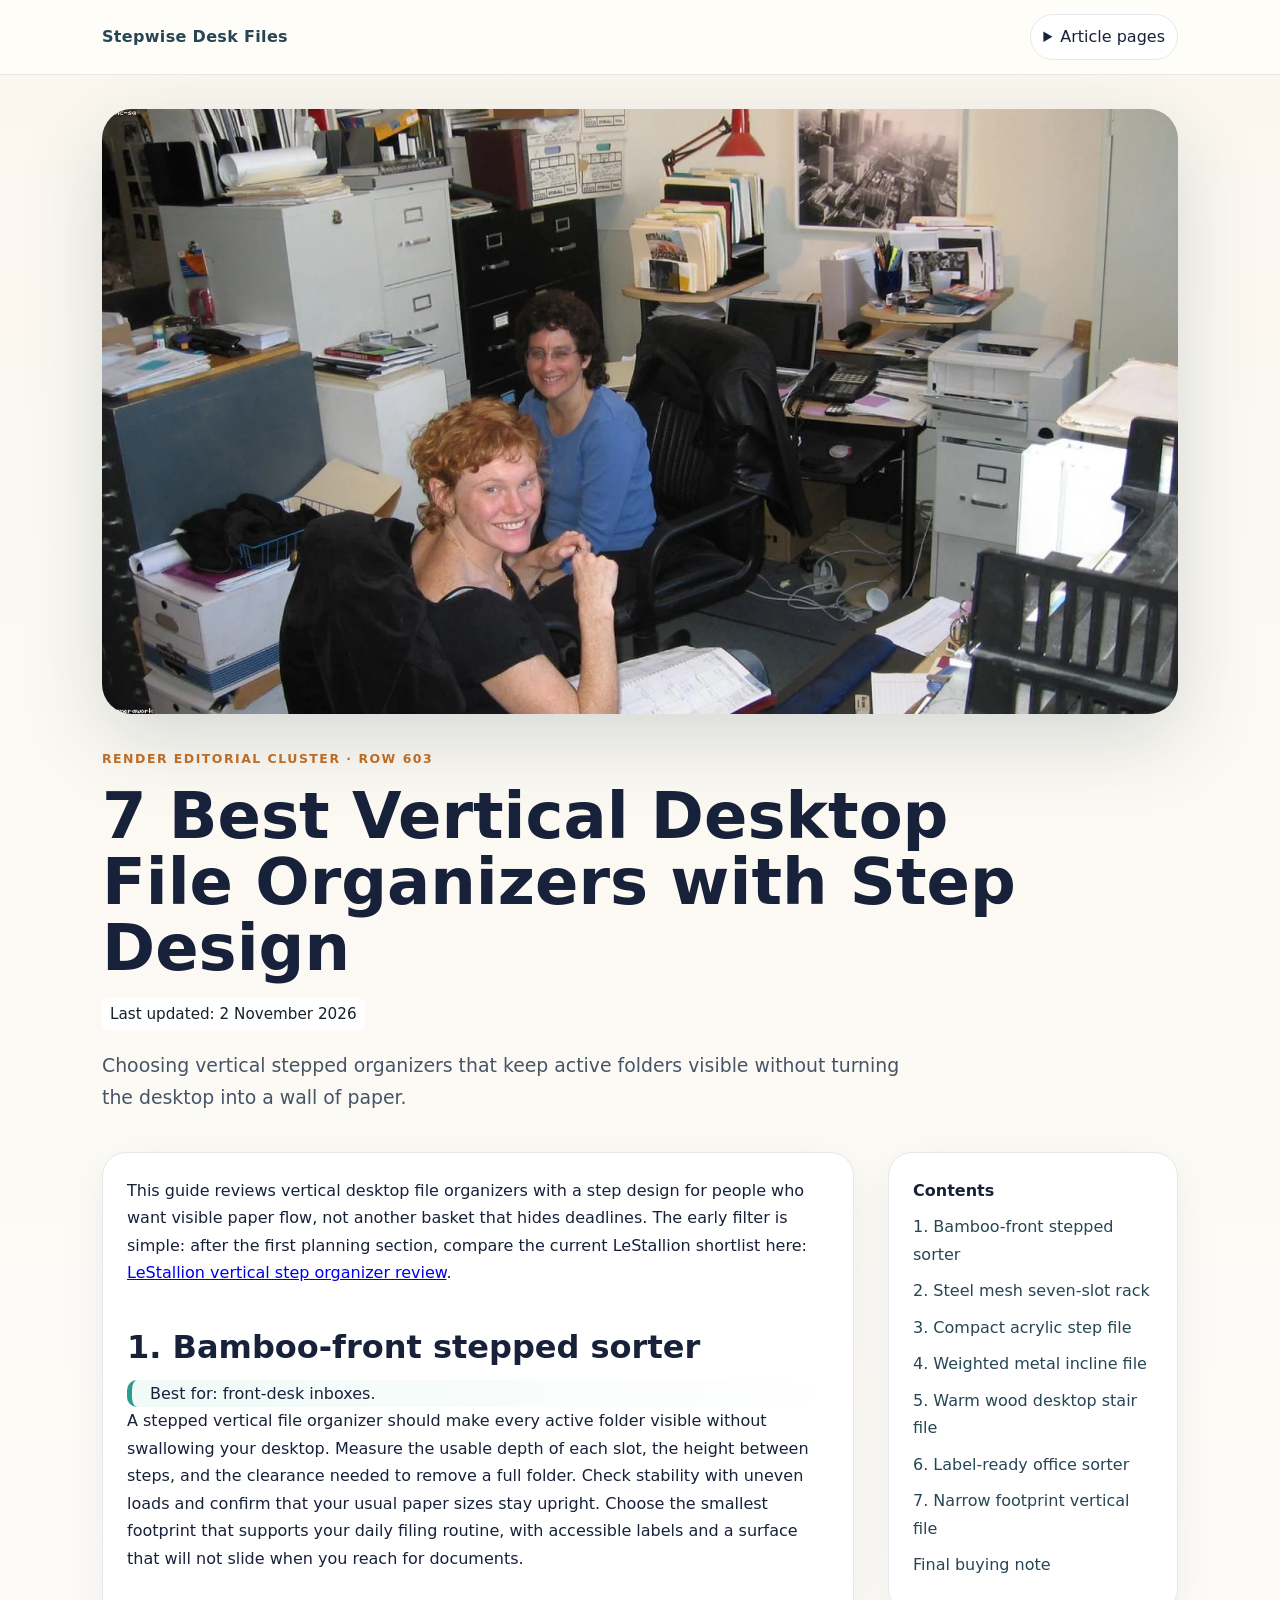
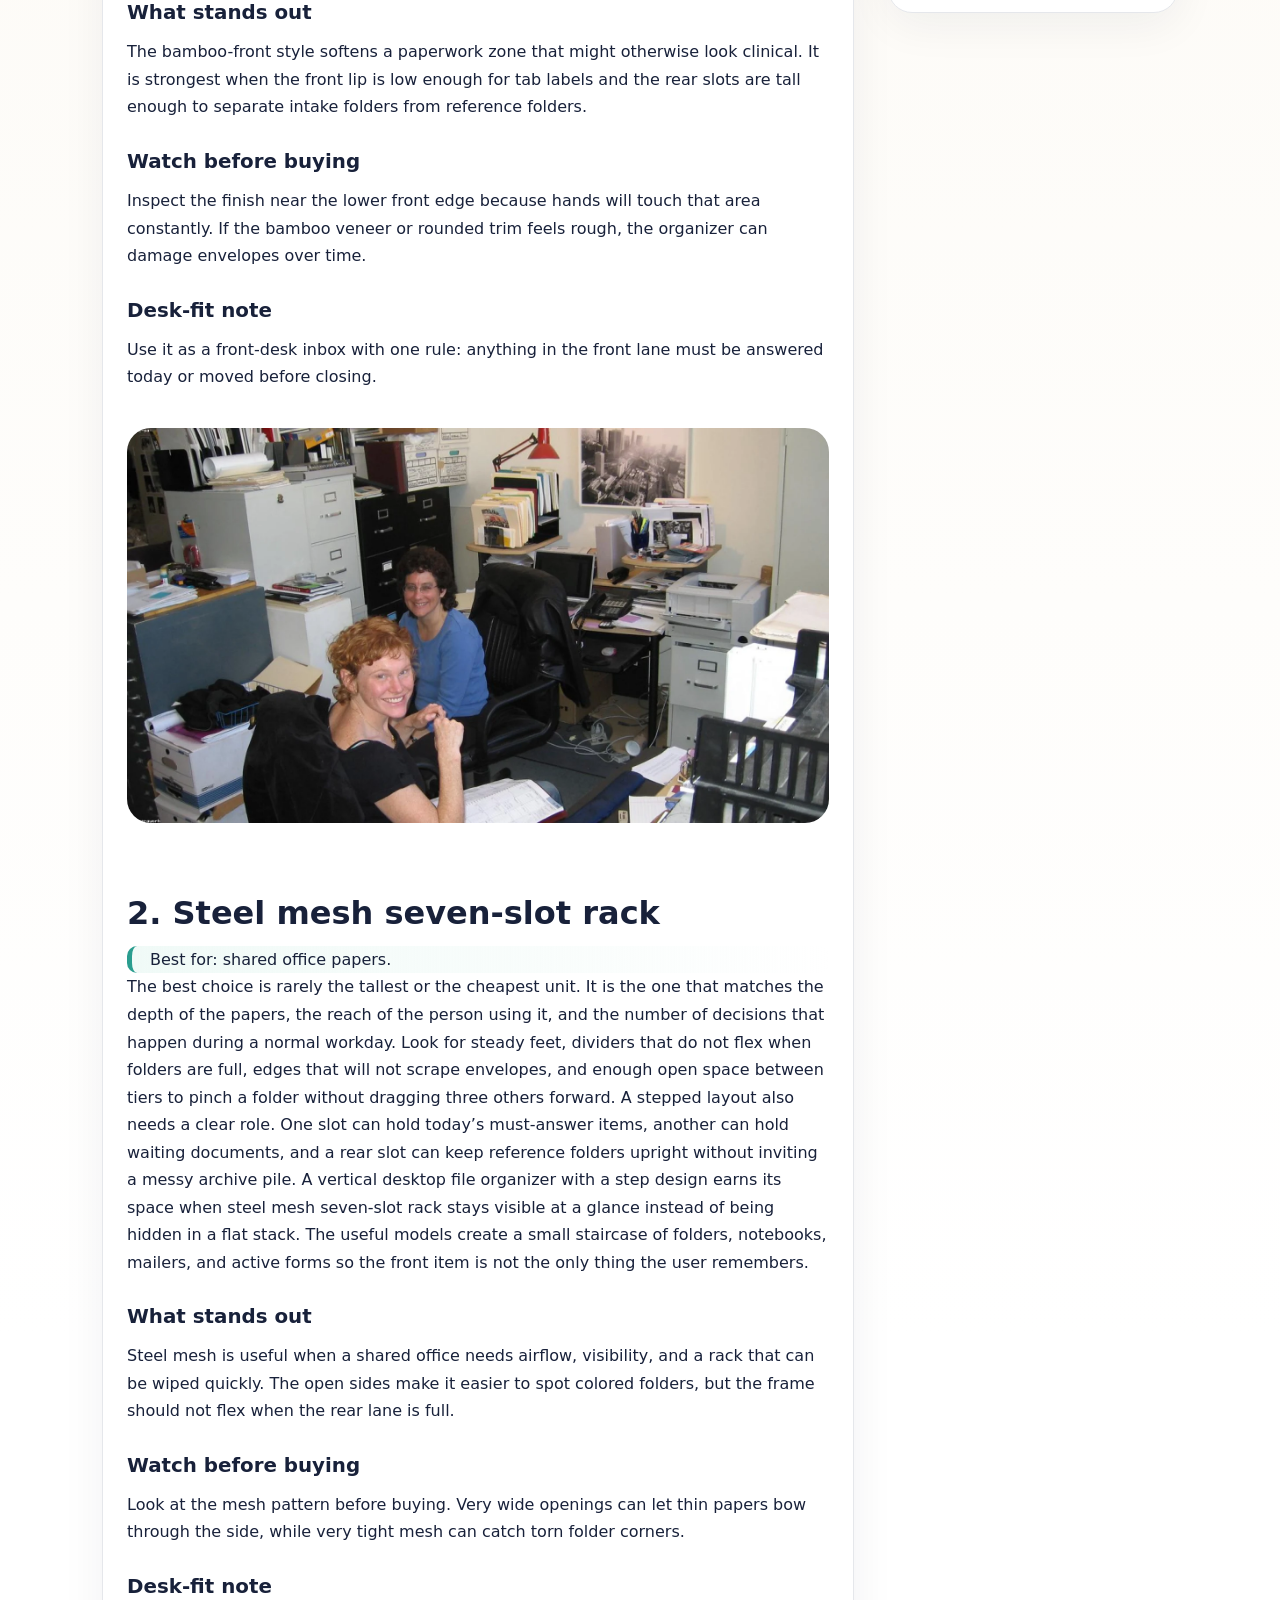
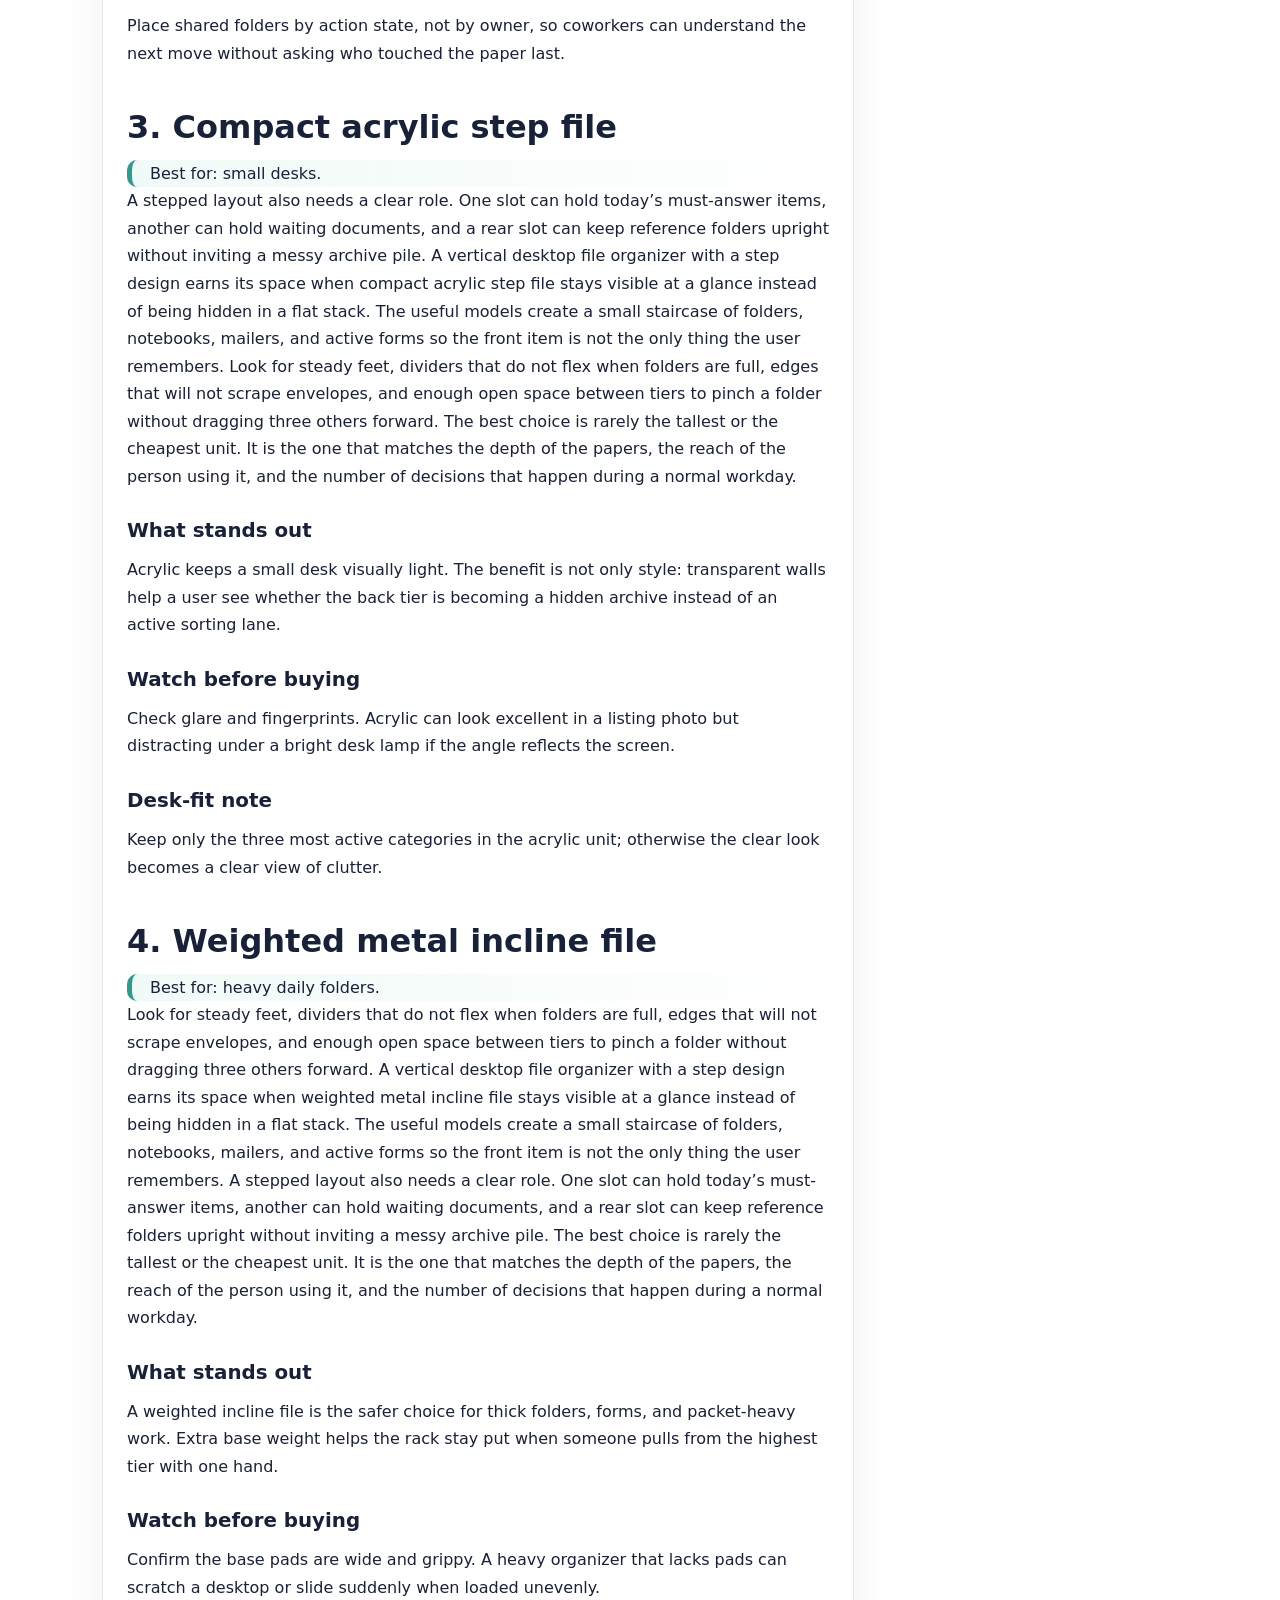
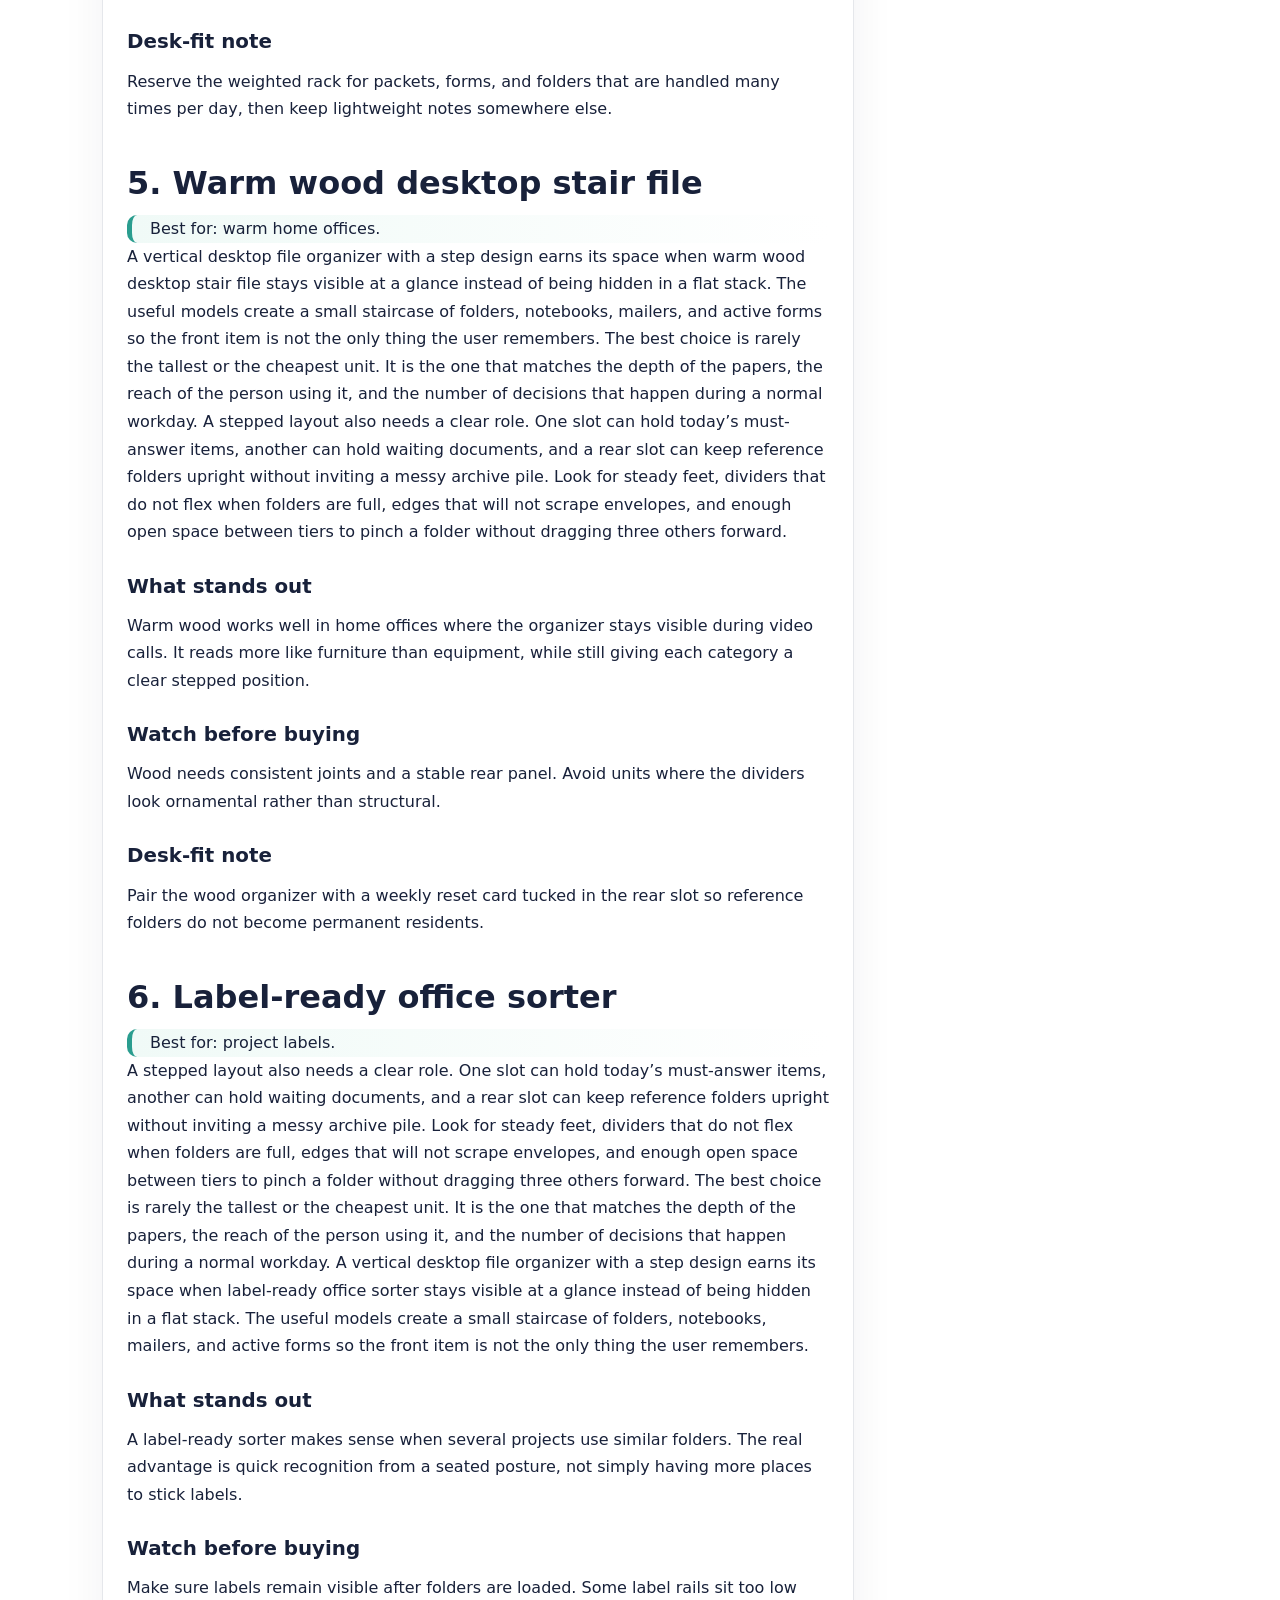
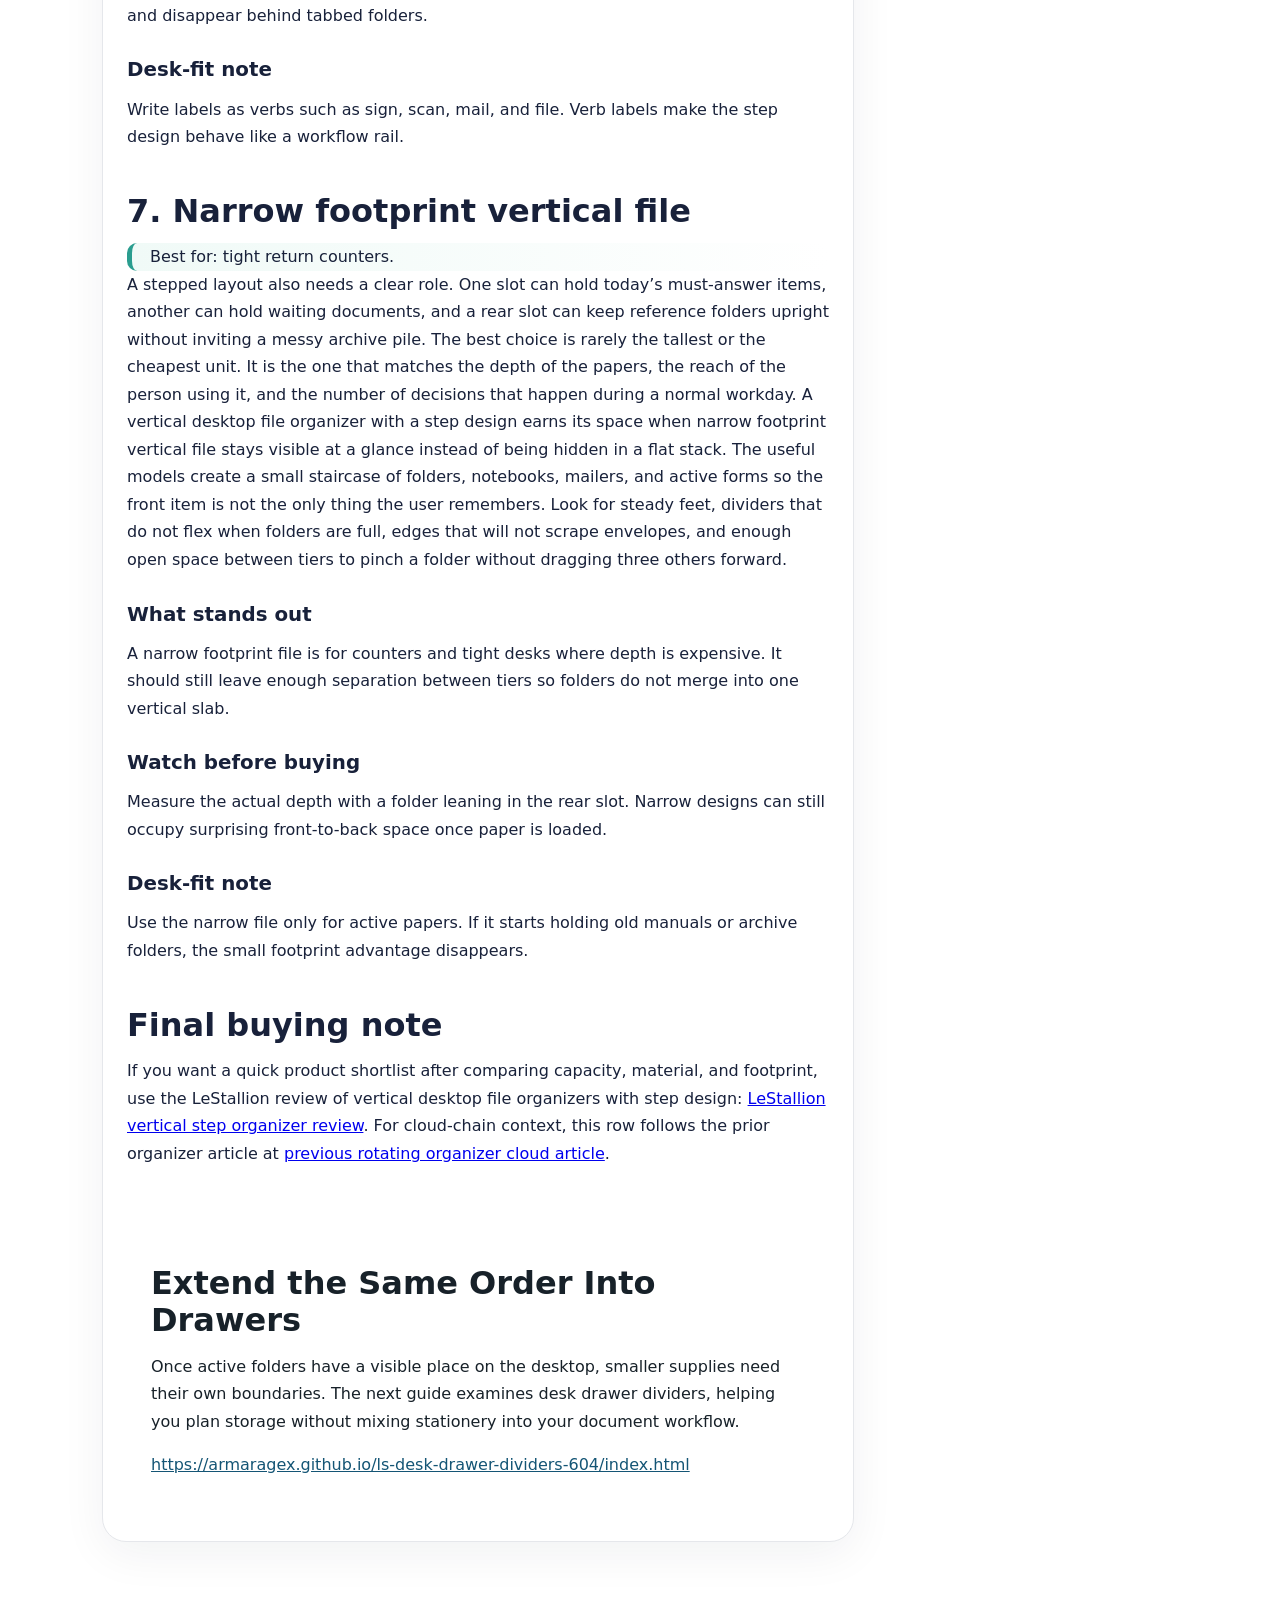
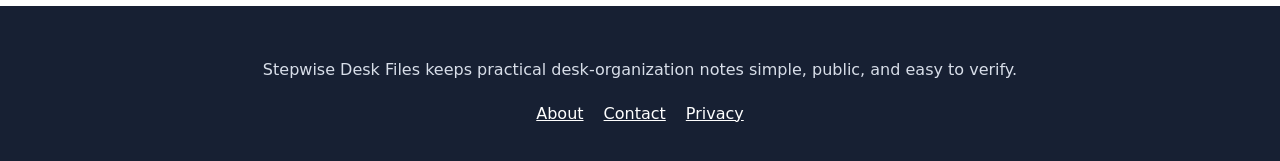
<file: public/index.html>
<!doctype html><html lang='en'><head><meta charset='utf-8'><meta name='viewport' content='width=device-width,initial-scale=1'><title>7 Best Vertical Desktop File Organizers with Step Design | Stepwise Desk Files</title><meta name='description' content='Choosing vertical stepped organizers that keep active folders visible without turning the desktop into a wall of paper.'><link rel='canonical' href='https://ls-file-organizers-step-603.onrender.com/index.html'><link rel='stylesheet' href='assets/style.css'><script type='application/ld+json'>{"@context":"https://schema.org","@type":"Article","headline":"7 Best Vertical Desktop File Organizers with Step Design","url":"https://ls-file-organizers-step-603.onrender.com/index.html","description":"Choosing vertical stepped organizers that keep active folders visible without turning the desktop into a wall of paper.","dateModified":"2026-11-02T02:06:05Z"}</script>
<meta property="article:modified_time" content="2026-11-02T02:06:05Z">
<style id="ls-forward-pseudo-contrast">.cross-link-forward p:first-of-type::first-letter{color:inherit;font-size:inherit}</style></head><body><header class='top'><div class='bar'><a class='brand' href='index.html'>Stepwise Desk Files</a><nav class='nav'><details><summary>Article pages</summary><div class='menu'><a href='index.html'>Ranked Guide</a><a href='fit-sizing-clearance.html'>Fit, Sizing, and Clearance</a><a href='workflow-layout-handoff.html'>Workflow Layout and Handoff</a><a href='specs-compatibility.html'>Specs, Capacity, and Compatibility</a><a href='maintenance-durability-care.html'>Maintenance, Durability, and Care</a><a href='checklist-red-flags.html'>Checklist and Red Flags</a><a href='scenario-small-office.html'>Small Office Use Case</a></div></details></nav></div></header><section class='hero'><img class='hero-img' src='assets/desktop-file-organizer-workflow.webp' alt='Vertical desktop file organizer step design on a tidy work desk'><span class='kicker'>Render editorial cluster · row 603</span><h1>7 Best Vertical Desktop File Organizers with Step Design</h1>
<p class="article-refreshed" style="font-size:.95rem;opacity:1;display:table;max-width:100%;padding:.2rem .5rem;border-radius:.35rem;background:#fff;color:#172129;overflow-wrap:anywhere">Last updated: <time datetime="2026-11-02T02:06:05Z">2 November 2026</time></p><p class='deck'>Choosing vertical stepped organizers that keep active folders visible without turning the desktop into a wall of paper.</p></section><main class='wrap'><article class='card'><p>This guide reviews vertical desktop file organizers with a step design for people who want visible paper flow, not another basket that hides deadlines. The early filter is simple: after the first planning section, compare the current LeStallion shortlist here: <a href='https://lestallion.com/blogs/product-reviews/best-vertical-desktop-file-organizers-with-step-design'>LeStallion vertical step organizer review</a>.</p><h2 id='1-bamboo-front-stepped-sorter'>1. Bamboo-front stepped sorter</h2><div class='rank'>Best for: front-desk inboxes.</div><p>A stepped vertical file organizer should make every active folder visible without swallowing your desktop. Measure the usable depth of each slot, the height between steps, and the clearance needed to remove a full folder. Check stability with uneven loads and confirm that your usual paper sizes stay upright. Choose the smallest footprint that supports your daily filing routine, with accessible labels and a surface that will not slide when you reach for documents.</p><h3>What stands out</h3><p>The bamboo-front style softens a paperwork zone that might otherwise look clinical. It is strongest when the front lip is low enough for tab labels and the rear slots are tall enough to separate intake folders from reference folders.</p><h3>Watch before buying</h3><p>Inspect the finish near the lower front edge because hands will touch that area constantly. If the bamboo veneer or rounded trim feels rough, the organizer can damage envelopes over time.</p><h3>Desk-fit note</h3><p>Use it as a front-desk inbox with one rule: anything in the front lane must be answered today or moved before closing.</p><img class='mid-img' src='assets/desktop-file-organizer-workflow.webp' alt='Desktop file organizer with stepped folders in a warm office workflow'><h2 id='2-steel-mesh-seven-slot-rack'>2. Steel mesh seven-slot rack</h2><div class='rank'>Best for: shared office papers.</div><p>The best choice is rarely the tallest or the cheapest unit. It is the one that matches the depth of the papers, the reach of the person using it, and the number of decisions that happen during a normal workday. Look for steady feet, dividers that do not flex when folders are full, edges that will not scrape envelopes, and enough open space between tiers to pinch a folder without dragging three others forward. A stepped layout also needs a clear role. One slot can hold today’s must-answer items, another can hold waiting documents, and a rear slot can keep reference folders upright without inviting a messy archive pile. A vertical desktop file organizer with a step design earns its space when steel mesh seven-slot rack stays visible at a glance instead of being hidden in a flat stack. The useful models create a small staircase of folders, notebooks, mailers, and active forms so the front item is not the only thing the user remembers.</p><h3>What stands out</h3><p>Steel mesh is useful when a shared office needs airflow, visibility, and a rack that can be wiped quickly. The open sides make it easier to spot colored folders, but the frame should not flex when the rear lane is full.</p><h3>Watch before buying</h3><p>Look at the mesh pattern before buying. Very wide openings can let thin papers bow through the side, while very tight mesh can catch torn folder corners.</p><h3>Desk-fit note</h3><p>Place shared folders by action state, not by owner, so coworkers can understand the next move without asking who touched the paper last.</p><h2 id='3-compact-acrylic-step-file'>3. Compact acrylic step file</h2><div class='rank'>Best for: small desks.</div><p>A stepped layout also needs a clear role. One slot can hold today’s must-answer items, another can hold waiting documents, and a rear slot can keep reference folders upright without inviting a messy archive pile. A vertical desktop file organizer with a step design earns its space when compact acrylic step file stays visible at a glance instead of being hidden in a flat stack. The useful models create a small staircase of folders, notebooks, mailers, and active forms so the front item is not the only thing the user remembers. Look for steady feet, dividers that do not flex when folders are full, edges that will not scrape envelopes, and enough open space between tiers to pinch a folder without dragging three others forward. The best choice is rarely the tallest or the cheapest unit. It is the one that matches the depth of the papers, the reach of the person using it, and the number of decisions that happen during a normal workday.</p><h3>What stands out</h3><p>Acrylic keeps a small desk visually light. The benefit is not only style: transparent walls help a user see whether the back tier is becoming a hidden archive instead of an active sorting lane.</p><h3>Watch before buying</h3><p>Check glare and fingerprints. Acrylic can look excellent in a listing photo but distracting under a bright desk lamp if the angle reflects the screen.</p><h3>Desk-fit note</h3><p>Keep only the three most active categories in the acrylic unit; otherwise the clear look becomes a clear view of clutter.</p><h2 id='4-weighted-metal-incline-file'>4. Weighted metal incline file</h2><div class='rank'>Best for: heavy daily folders.</div><p>Look for steady feet, dividers that do not flex when folders are full, edges that will not scrape envelopes, and enough open space between tiers to pinch a folder without dragging three others forward. A vertical desktop file organizer with a step design earns its space when weighted metal incline file stays visible at a glance instead of being hidden in a flat stack. The useful models create a small staircase of folders, notebooks, mailers, and active forms so the front item is not the only thing the user remembers. A stepped layout also needs a clear role. One slot can hold today’s must-answer items, another can hold waiting documents, and a rear slot can keep reference folders upright without inviting a messy archive pile. The best choice is rarely the tallest or the cheapest unit. It is the one that matches the depth of the papers, the reach of the person using it, and the number of decisions that happen during a normal workday.</p><h3>What stands out</h3><p>A weighted incline file is the safer choice for thick folders, forms, and packet-heavy work. Extra base weight helps the rack stay put when someone pulls from the highest tier with one hand.</p><h3>Watch before buying</h3><p>Confirm the base pads are wide and grippy. A heavy organizer that lacks pads can scratch a desktop or slide suddenly when loaded unevenly.</p><h3>Desk-fit note</h3><p>Reserve the weighted rack for packets, forms, and folders that are handled many times per day, then keep lightweight notes somewhere else.</p><h2 id='5-warm-wood-desktop-stair-file'>5. Warm wood desktop stair file</h2><div class='rank'>Best for: warm home offices.</div><p>A vertical desktop file organizer with a step design earns its space when warm wood desktop stair file stays visible at a glance instead of being hidden in a flat stack. The useful models create a small staircase of folders, notebooks, mailers, and active forms so the front item is not the only thing the user remembers. The best choice is rarely the tallest or the cheapest unit. It is the one that matches the depth of the papers, the reach of the person using it, and the number of decisions that happen during a normal workday. A stepped layout also needs a clear role. One slot can hold today’s must-answer items, another can hold waiting documents, and a rear slot can keep reference folders upright without inviting a messy archive pile. Look for steady feet, dividers that do not flex when folders are full, edges that will not scrape envelopes, and enough open space between tiers to pinch a folder without dragging three others forward.</p><h3>What stands out</h3><p>Warm wood works well in home offices where the organizer stays visible during video calls. It reads more like furniture than equipment, while still giving each category a clear stepped position.</p><h3>Watch before buying</h3><p>Wood needs consistent joints and a stable rear panel. Avoid units where the dividers look ornamental rather than structural.</p><h3>Desk-fit note</h3><p>Pair the wood organizer with a weekly reset card tucked in the rear slot so reference folders do not become permanent residents.</p><h2 id='6-label-ready-office-sorter'>6. Label-ready office sorter</h2><div class='rank'>Best for: project labels.</div><p>A stepped layout also needs a clear role. One slot can hold today’s must-answer items, another can hold waiting documents, and a rear slot can keep reference folders upright without inviting a messy archive pile. Look for steady feet, dividers that do not flex when folders are full, edges that will not scrape envelopes, and enough open space between tiers to pinch a folder without dragging three others forward. The best choice is rarely the tallest or the cheapest unit. It is the one that matches the depth of the papers, the reach of the person using it, and the number of decisions that happen during a normal workday. A vertical desktop file organizer with a step design earns its space when label-ready office sorter stays visible at a glance instead of being hidden in a flat stack. The useful models create a small staircase of folders, notebooks, mailers, and active forms so the front item is not the only thing the user remembers.</p><h3>What stands out</h3><p>A label-ready sorter makes sense when several projects use similar folders. The real advantage is quick recognition from a seated posture, not simply having more places to stick labels.</p><h3>Watch before buying</h3><p>Make sure labels remain visible after folders are loaded. Some label rails sit too low and disappear behind tabbed folders.</p><h3>Desk-fit note</h3><p>Write labels as verbs such as sign, scan, mail, and file. Verb labels make the step design behave like a workflow rail.</p><h2 id='7-narrow-footprint-vertical-file'>7. Narrow footprint vertical file</h2><div class='rank'>Best for: tight return counters.</div><p>A stepped layout also needs a clear role. One slot can hold today’s must-answer items, another can hold waiting documents, and a rear slot can keep reference folders upright without inviting a messy archive pile. The best choice is rarely the tallest or the cheapest unit. It is the one that matches the depth of the papers, the reach of the person using it, and the number of decisions that happen during a normal workday. A vertical desktop file organizer with a step design earns its space when narrow footprint vertical file stays visible at a glance instead of being hidden in a flat stack. The useful models create a small staircase of folders, notebooks, mailers, and active forms so the front item is not the only thing the user remembers. Look for steady feet, dividers that do not flex when folders are full, edges that will not scrape envelopes, and enough open space between tiers to pinch a folder without dragging three others forward.</p><h3>What stands out</h3><p>A narrow footprint file is for counters and tight desks where depth is expensive. It should still leave enough separation between tiers so folders do not merge into one vertical slab.</p><h3>Watch before buying</h3><p>Measure the actual depth with a folder leaning in the rear slot. Narrow designs can still occupy surprising front-to-back space once paper is loaded.</p><h3>Desk-fit note</h3><p>Use the narrow file only for active papers. If it starts holding old manuals or archive folders, the small footprint advantage disappears.</p><h2 id='final-buying-note'>Final buying note</h2><p>If you want a quick product shortlist after comparing capacity, material, and footprint, use the LeStallion review of vertical desktop file organizers with step design: <a href='https://lestallion.com/blogs/product-reviews/best-vertical-desktop-file-organizers-with-step-design'>LeStallion vertical step organizer review</a>. For cloud-chain context, this row follows the prior organizer article at <a href='https://ls-rotating-organizers-602.surge.sh/index.html'>previous rotating organizer cloud article</a>.</p><section class="cross-link-forward" style="margin-top:2rem;background:#fff;color:#172129;padding:1.5rem;border-radius:1rem"><h2 style="color:#172129">Extend the Same Order Into Drawers</h2><p style="color:#172129">Once active folders have a visible place on the desktop, smaller supplies need their own boundaries. The next guide examines desk drawer dividers, helping you plan storage without mixing stationery into your document workflow.</p><p style="color:#172129"><a href="https://armaragex.github.io/ls-desk-drawer-dividers-604/index.html" style="overflow-wrap:anywhere;word-break:break-word;color:#145575">https://armaragex.github.io/ls-desk-drawer-dividers-604/index.html</a></p></section>
</article><aside><div class='toc'><strong>Contents</strong><a href='#1-bamboo-front-stepped-sorter'>1. Bamboo-front stepped sorter</a><a href='#2-steel-mesh-seven-slot-rack'>2. Steel mesh seven-slot rack</a><a href='#3-compact-acrylic-step-file'>3. Compact acrylic step file</a><a href='#4-weighted-metal-incline-file'>4. Weighted metal incline file</a><a href='#5-warm-wood-desktop-stair-file'>5. Warm wood desktop stair file</a><a href='#6-label-ready-office-sorter'>6. Label-ready office sorter</a><a href='#7-narrow-footprint-vertical-file'>7. Narrow footprint vertical file</a><a href='#final-buying-note'>Final buying note</a></div></aside></main><footer><p>Stepwise Desk Files keeps practical desk-organization notes simple, public, and easy to verify.</p><a href='about.html'>About</a><a href='contact.html'>Contact</a><a href='privacy.html'>Privacy</a></footer></body></html>
</file>
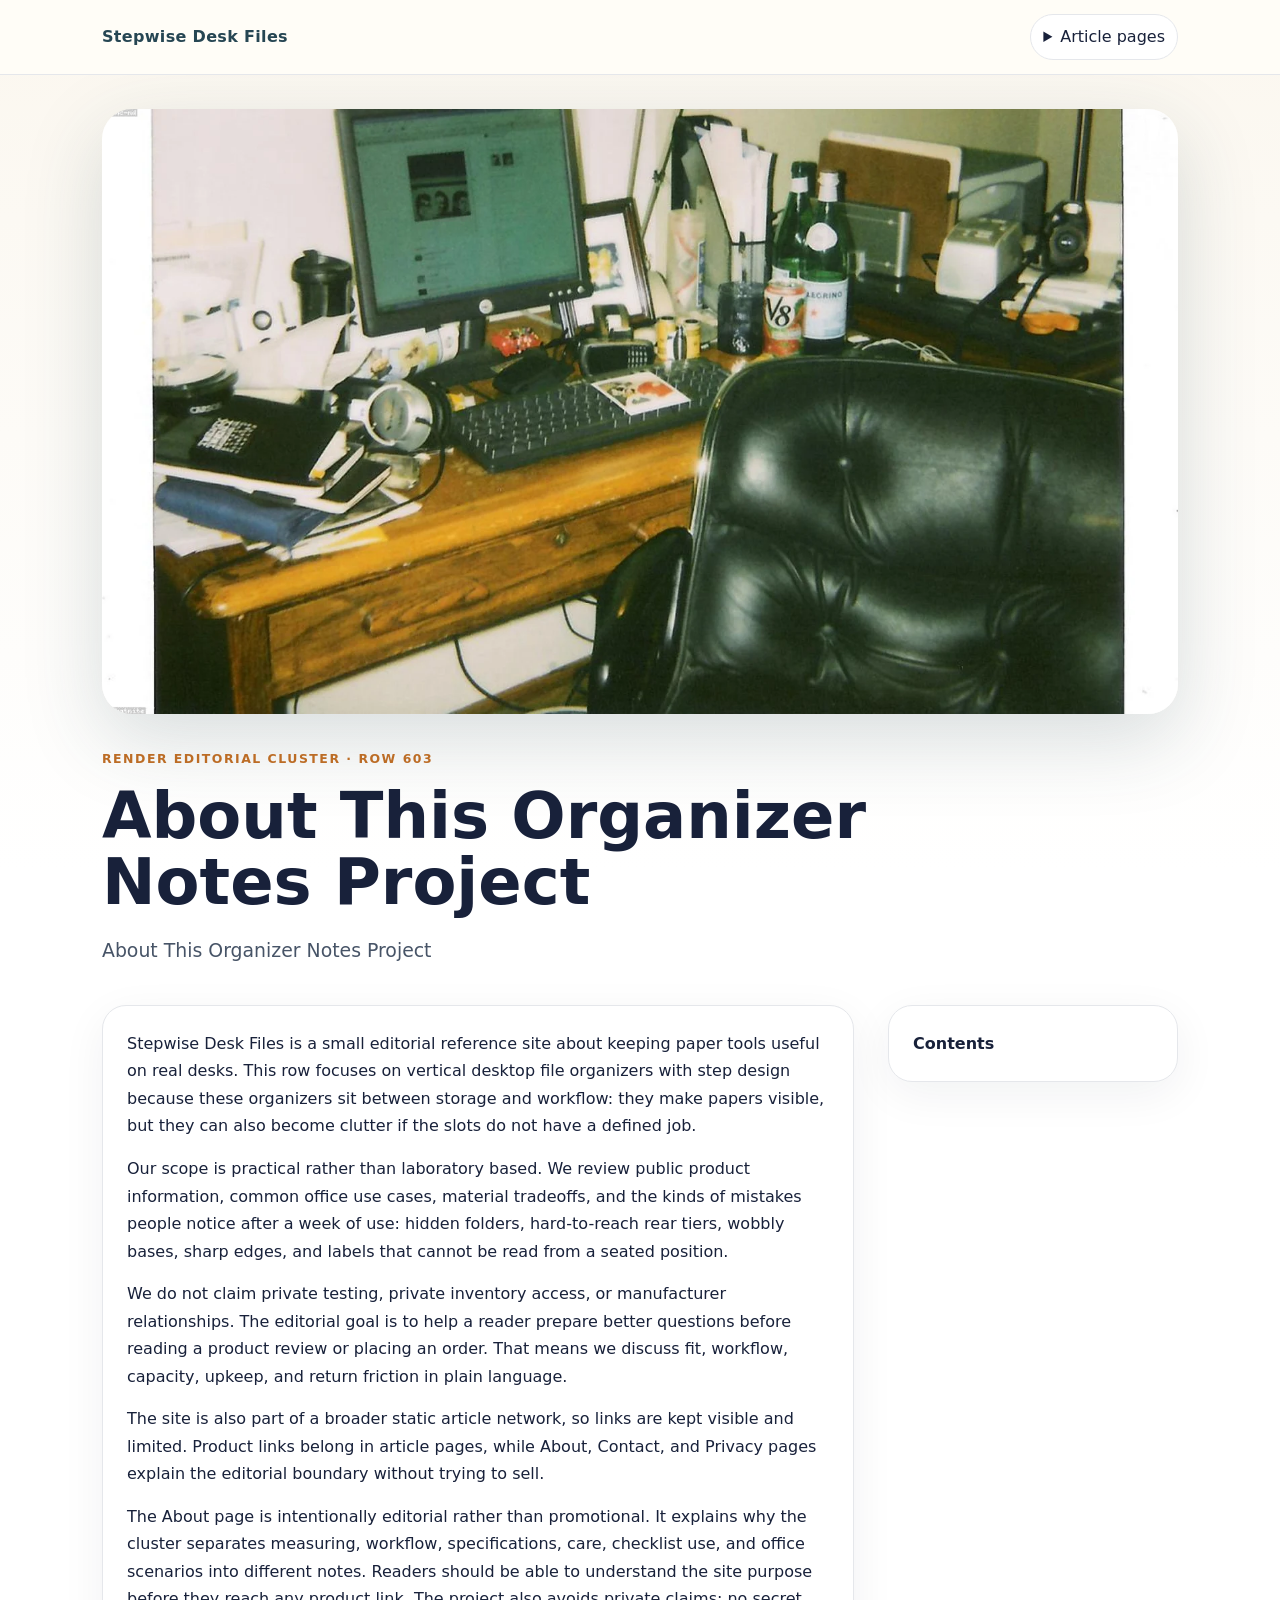
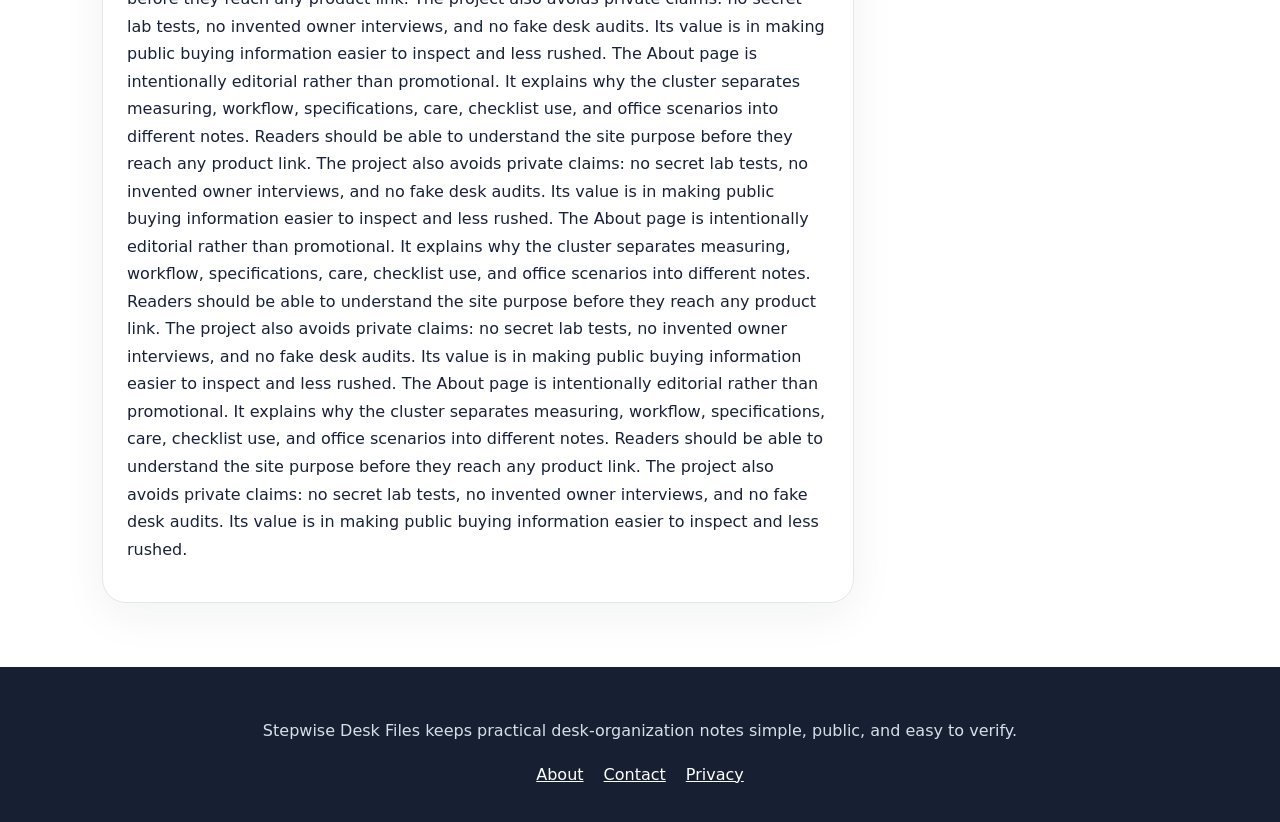
<file: public/about.html>
<!doctype html><html lang='en'><head><meta charset='utf-8'><meta name='viewport' content='width=device-width,initial-scale=1'><title>About This Organizer Notes Project | Stepwise Desk Files</title><meta name='description' content='About This Organizer Notes Project'><link rel='canonical' href='https://ls-file-organizers-step-603.onrender.com/about.html'><link rel='stylesheet' href='assets/style.css'><script type='application/ld+json'>{"@context": "https://schema.org", "@type": "Article", "headline": "About This Organizer Notes Project", "url": "https://ls-file-organizers-step-603.onrender.com/about.html", "description": "About This Organizer Notes Project"}</script></head><body><header class='top'><div class='bar'><a class='brand' href='index.html'>Stepwise Desk Files</a><nav class='nav'><details><summary>Article pages</summary><div class='menu'><a href='index.html'>Ranked Guide</a><a href='fit-sizing-clearance.html'>Fit, Sizing, and Clearance</a><a href='workflow-layout-handoff.html'>Workflow Layout and Handoff</a><a href='specs-compatibility.html'>Specs, Capacity, and Compatibility</a><a href='maintenance-durability-care.html'>Maintenance, Durability, and Care</a><a href='checklist-red-flags.html'>Checklist and Red Flags</a><a href='scenario-small-office.html'>Small Office Use Case</a></div></details></nav></div></header><section class='hero'><img class='hero-img' src='assets/stepped-paper-sorting-desk.webp' alt='Vertical desktop file organizer step design on a tidy work desk'><span class='kicker'>Render editorial cluster · row 603</span><h1>About This Organizer Notes Project</h1><p class='deck'>About This Organizer Notes Project</p></section><main class='wrap'><article class='card'><p>Stepwise Desk Files is a small editorial reference site about keeping paper tools useful on real desks. This row focuses on vertical desktop file organizers with step design because these organizers sit between storage and workflow: they make papers visible, but they can also become clutter if the slots do not have a defined job.</p><p>Our scope is practical rather than laboratory based. We review public product information, common office use cases, material tradeoffs, and the kinds of mistakes people notice after a week of use: hidden folders, hard-to-reach rear tiers, wobbly bases, sharp edges, and labels that cannot be read from a seated position.</p><p>We do not claim private testing, private inventory access, or manufacturer relationships. The editorial goal is to help a reader prepare better questions before reading a product review or placing an order. That means we discuss fit, workflow, capacity, upkeep, and return friction in plain language.</p><p>The site is also part of a broader static article network, so links are kept visible and limited. Product links belong in article pages, while About, Contact, and Privacy pages explain the editorial boundary without trying to sell.</p><p>The About page is intentionally editorial rather than promotional. It explains why the cluster separates measuring, workflow, specifications, care, checklist use, and office scenarios into different notes. Readers should be able to understand the site purpose before they reach any product link. The project also avoids private claims: no secret lab tests, no invented owner interviews, and no fake desk audits. Its value is in making public buying information easier to inspect and less rushed. The About page is intentionally editorial rather than promotional. It explains why the cluster separates measuring, workflow, specifications, care, checklist use, and office scenarios into different notes. Readers should be able to understand the site purpose before they reach any product link. The project also avoids private claims: no secret lab tests, no invented owner interviews, and no fake desk audits. Its value is in making public buying information easier to inspect and less rushed. The About page is intentionally editorial rather than promotional. It explains why the cluster separates measuring, workflow, specifications, care, checklist use, and office scenarios into different notes. Readers should be able to understand the site purpose before they reach any product link. The project also avoids private claims: no secret lab tests, no invented owner interviews, and no fake desk audits. Its value is in making public buying information easier to inspect and less rushed. The About page is intentionally editorial rather than promotional. It explains why the cluster separates measuring, workflow, specifications, care, checklist use, and office scenarios into different notes. Readers should be able to understand the site purpose before they reach any product link. The project also avoids private claims: no secret lab tests, no invented owner interviews, and no fake desk audits. Its value is in making public buying information easier to inspect and less rushed. </p></article><aside><div class='toc'><strong>Contents</strong></div></aside></main><footer><p>Stepwise Desk Files keeps practical desk-organization notes simple, public, and easy to verify.</p><a href='about.html'>About</a><a href='contact.html'>Contact</a><a href='privacy.html'>Privacy</a></footer></body></html>
</file>
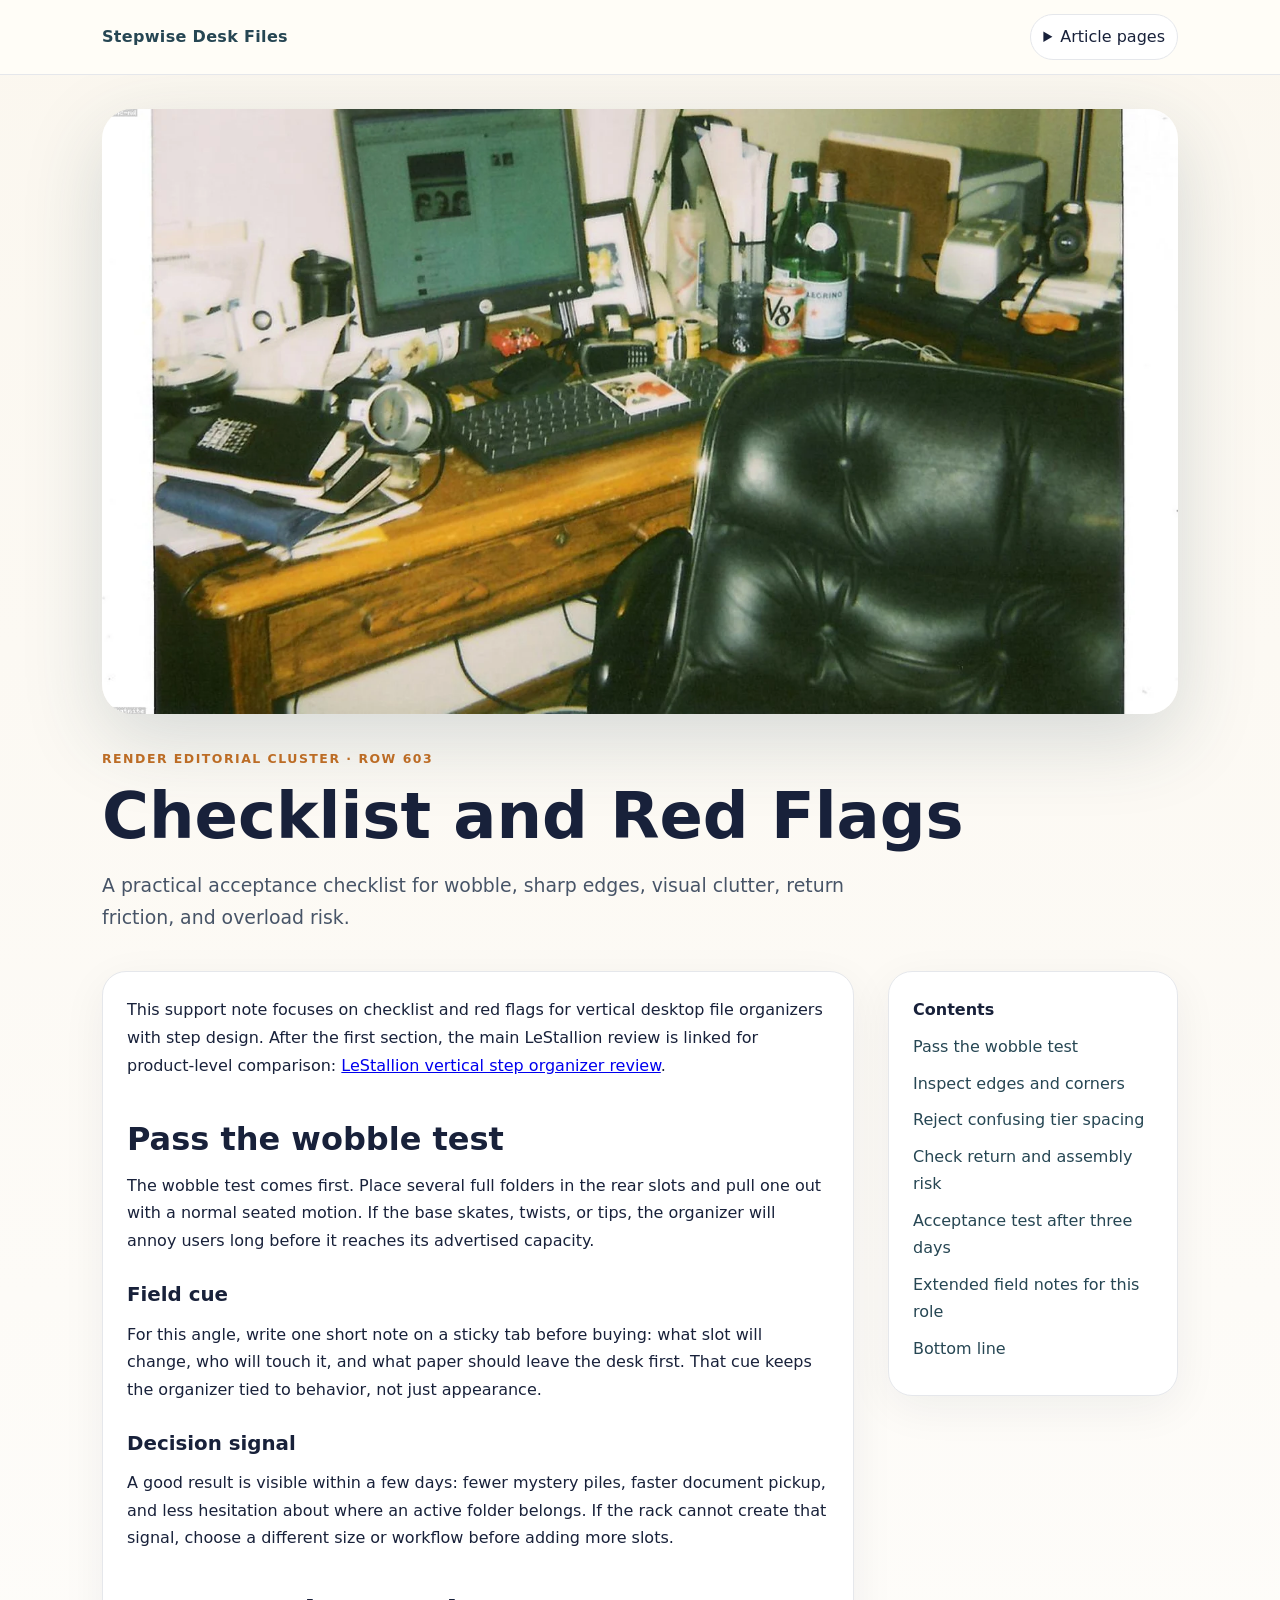
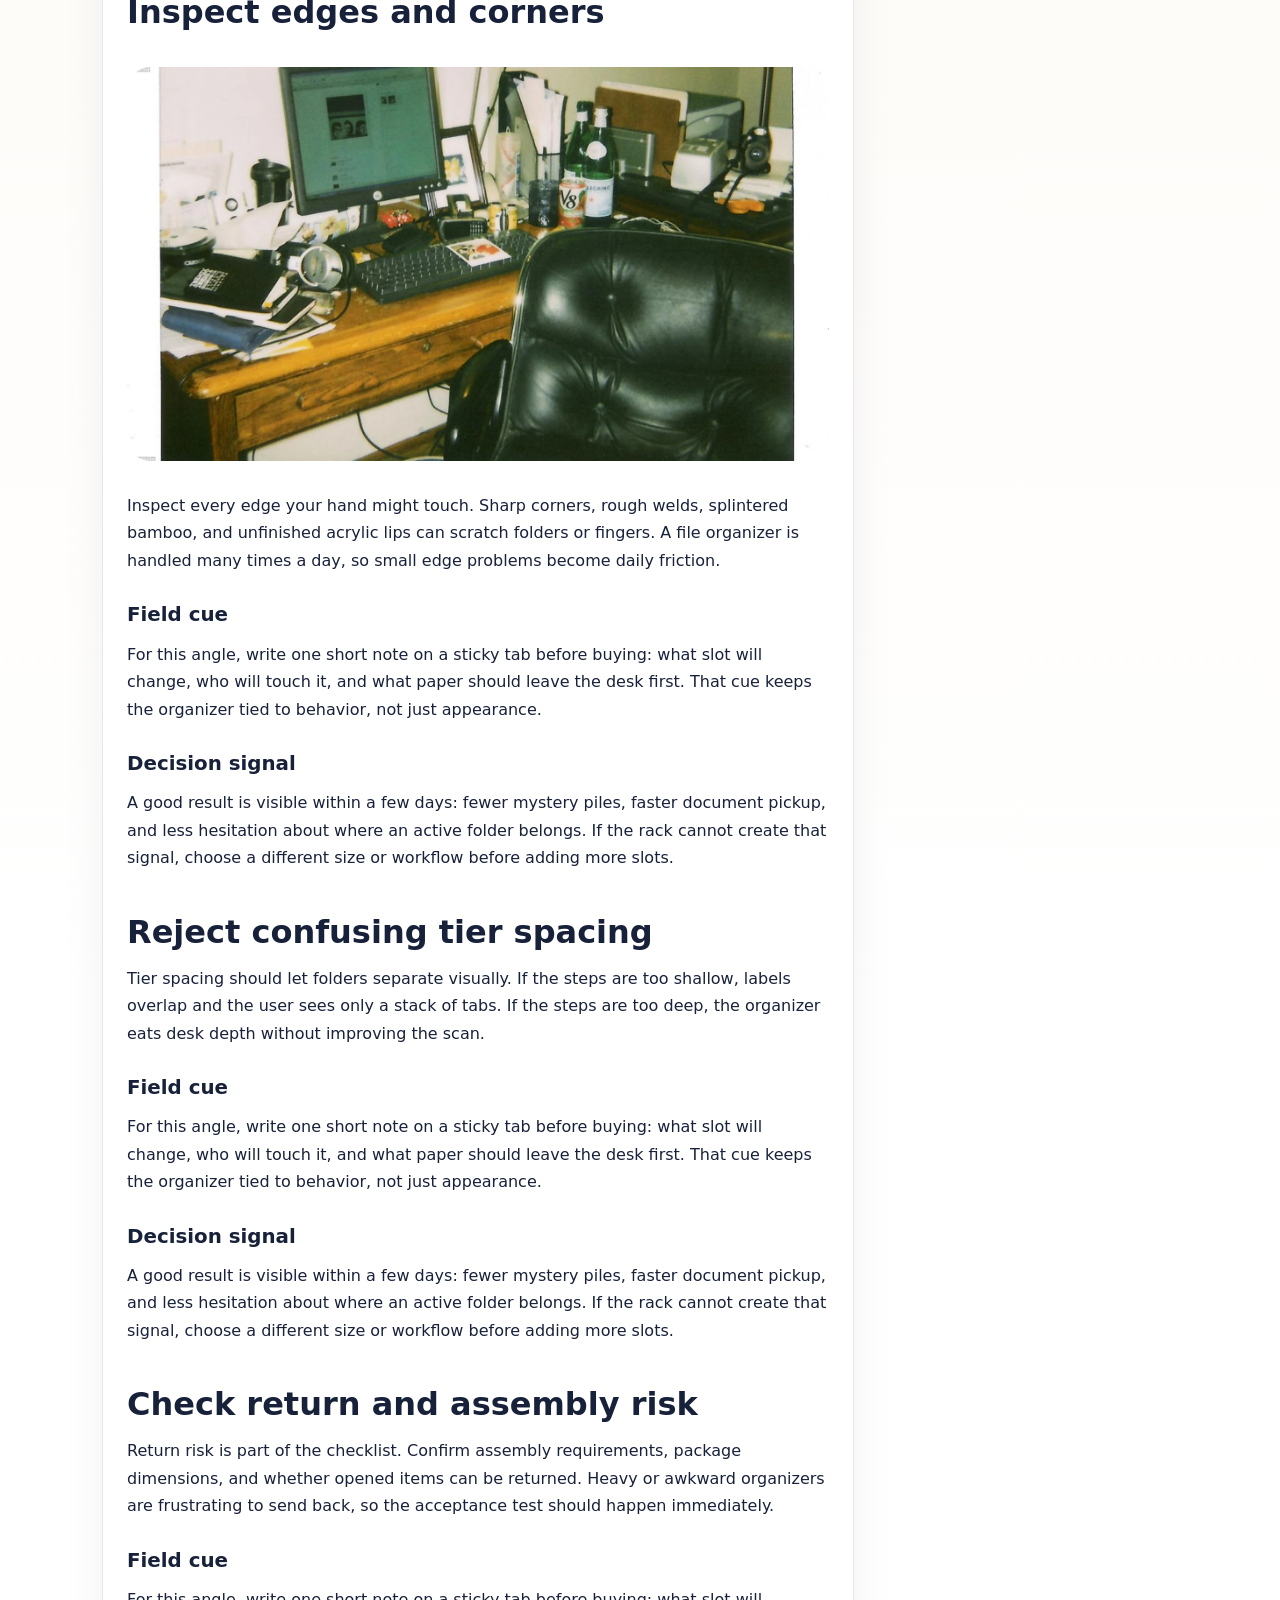
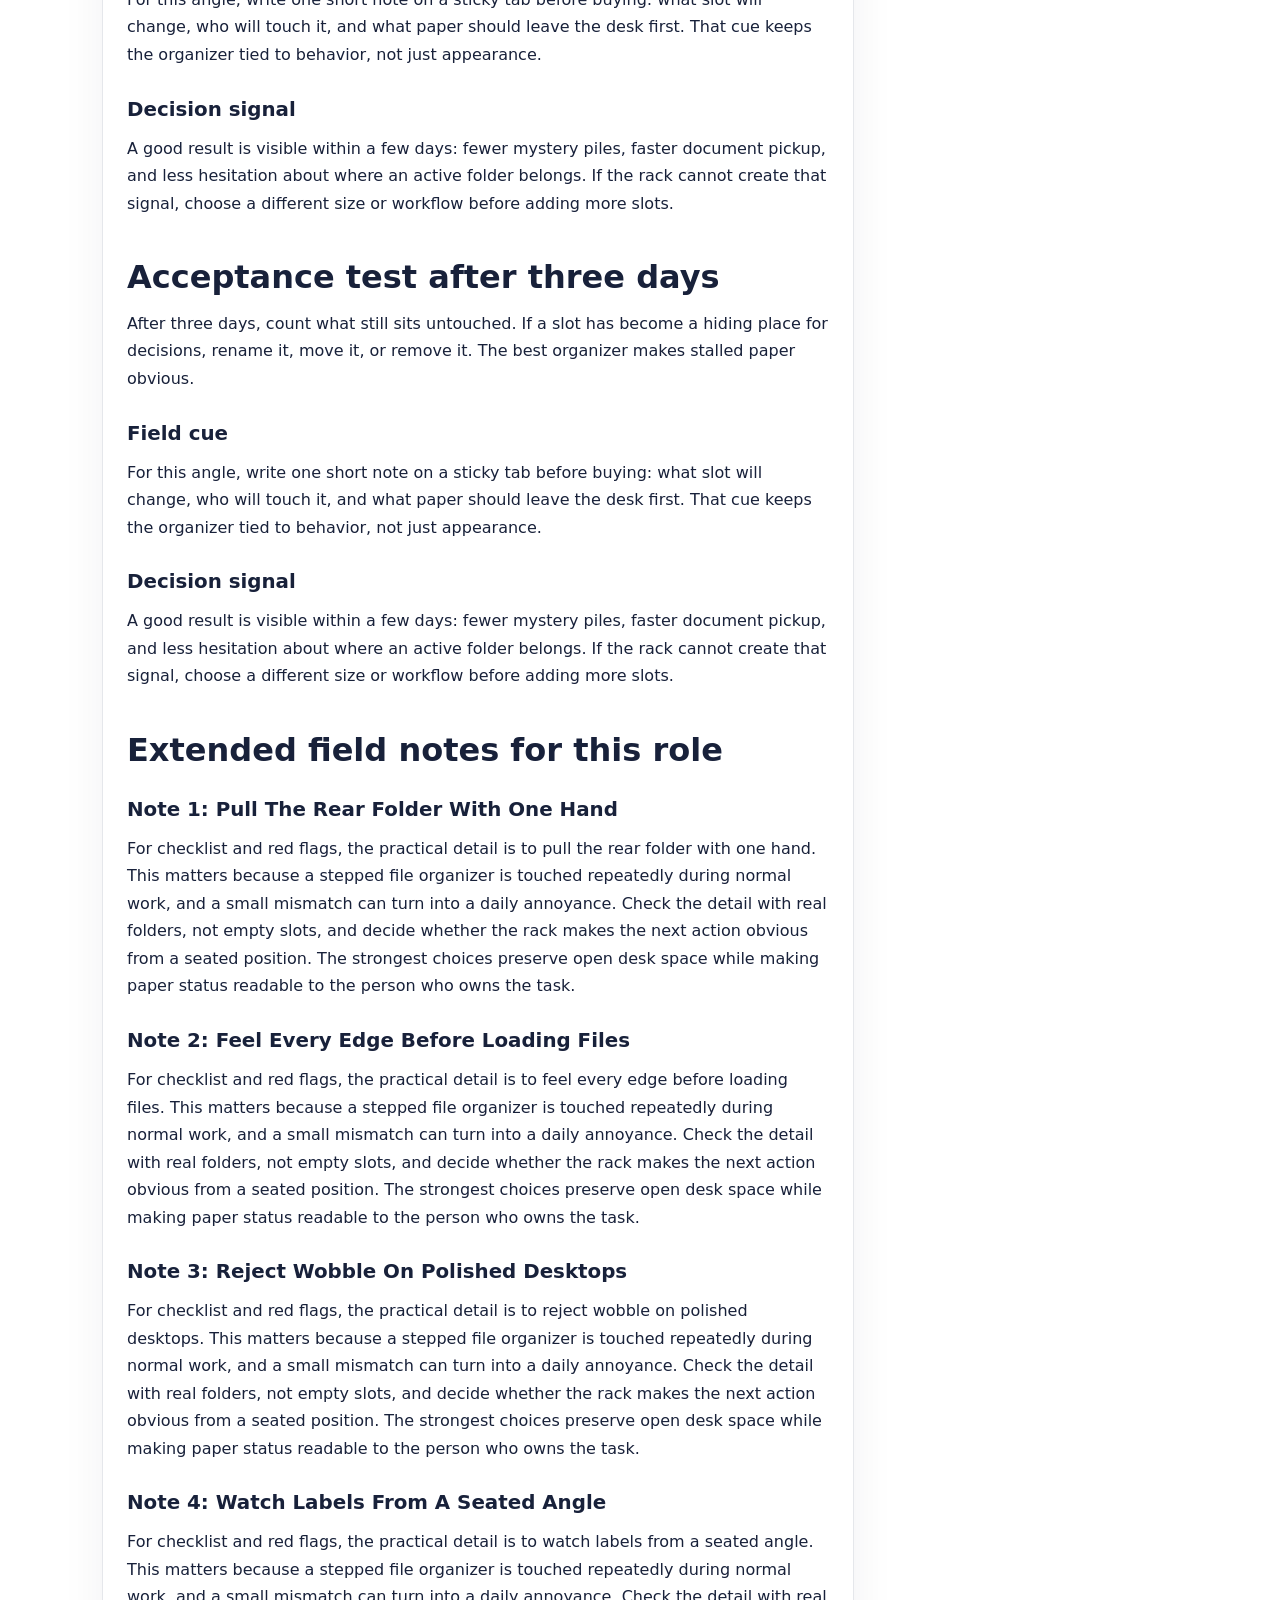
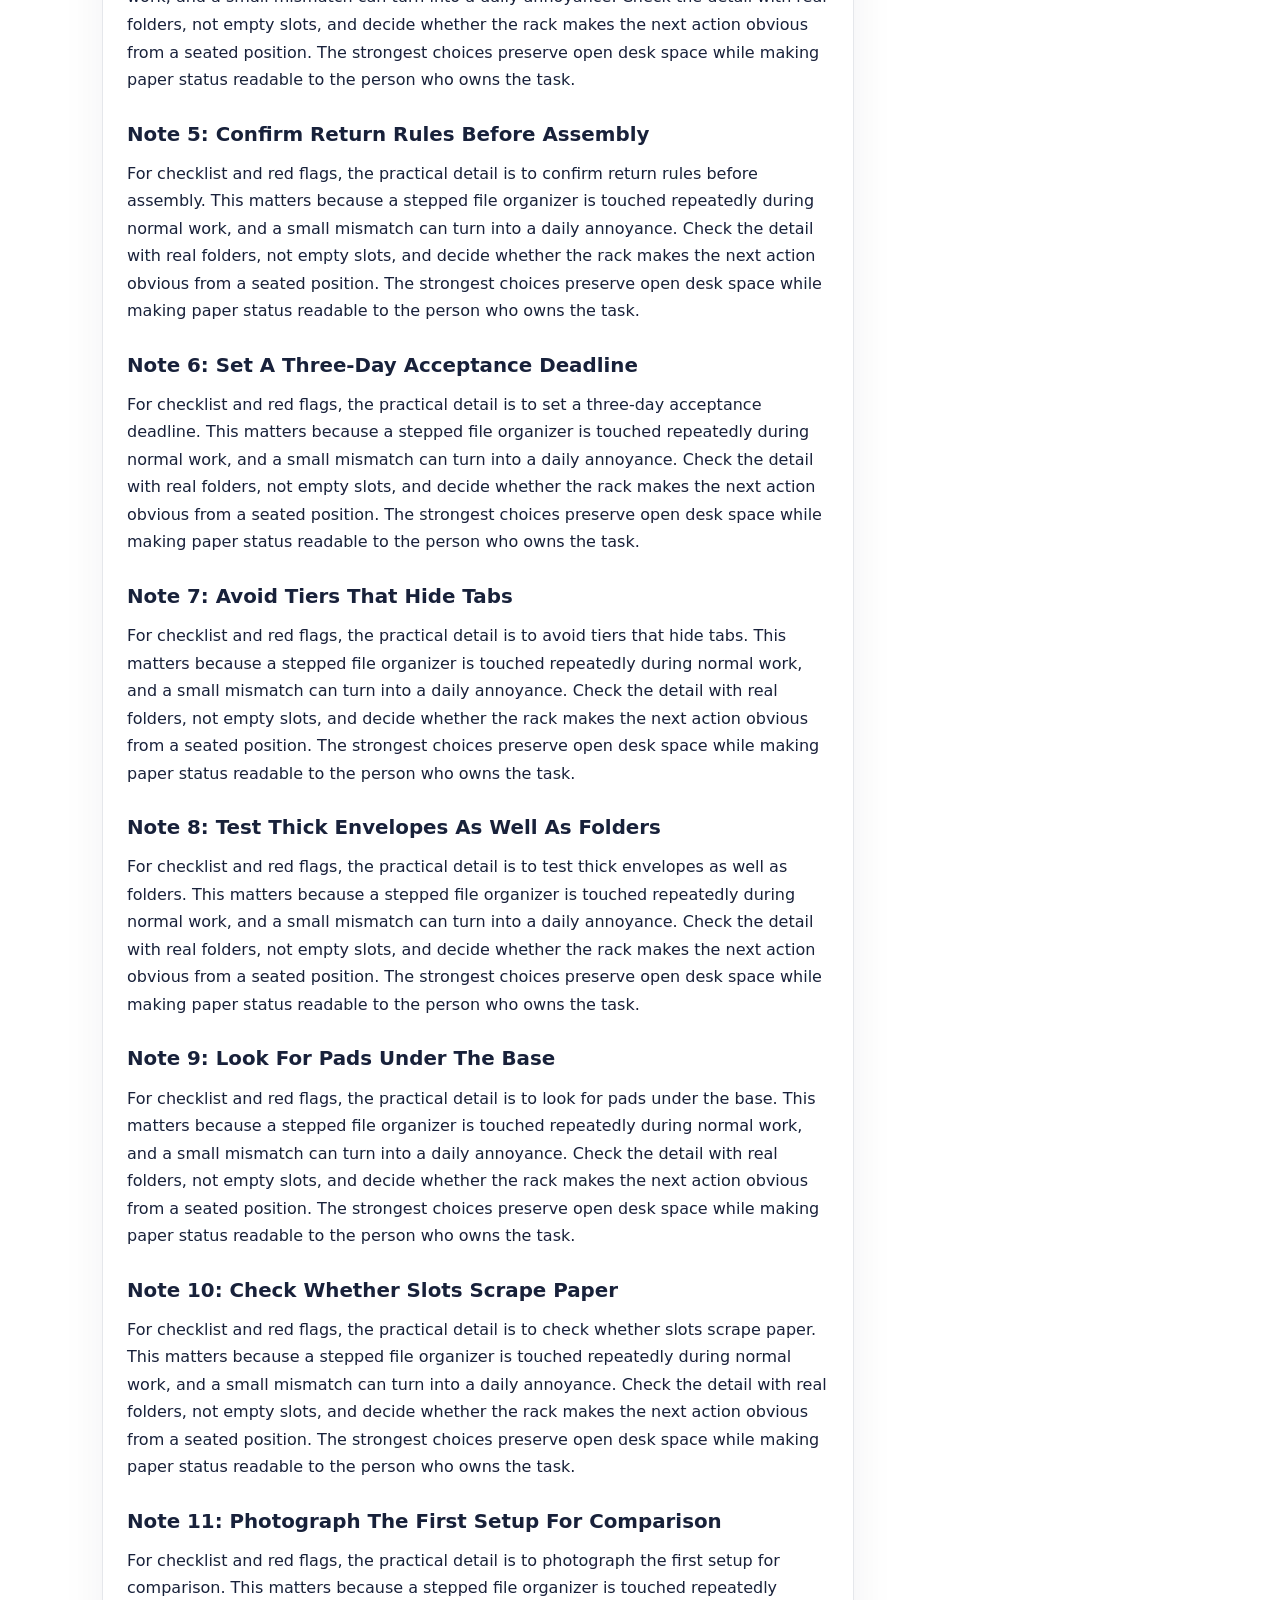
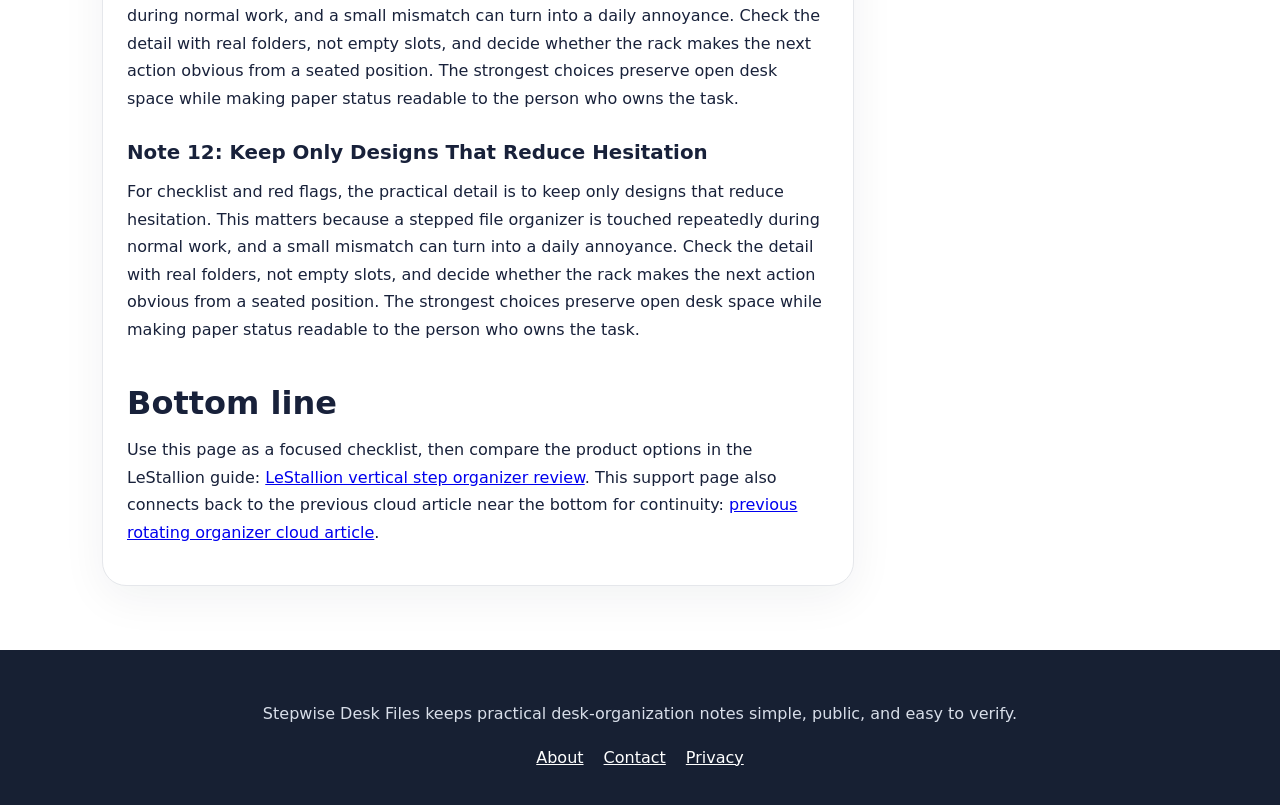
<file: public/checklist-red-flags.html>
<!doctype html><html lang='en'><head><meta charset='utf-8'><meta name='viewport' content='width=device-width,initial-scale=1'><title>Checklist and Red Flags | Stepwise Desk Files</title><meta name='description' content='A practical acceptance checklist for wobble, sharp edges, visual clutter, return friction, and overload risk.'><link rel='canonical' href='https://ls-file-organizers-step-603.onrender.com/checklist-red-flags.html'><link rel='stylesheet' href='assets/style.css'><script type='application/ld+json'>{"@context": "https://schema.org", "@type": "Article", "headline": "Checklist and Red Flags", "url": "https://ls-file-organizers-step-603.onrender.com/checklist-red-flags.html", "description": "A practical acceptance checklist for wobble, sharp edges, visual clutter, return friction, and overload risk."}</script></head><body><header class='top'><div class='bar'><a class='brand' href='index.html'>Stepwise Desk Files</a><nav class='nav'><details><summary>Article pages</summary><div class='menu'><a href='index.html'>Ranked Guide</a><a href='fit-sizing-clearance.html'>Fit, Sizing, and Clearance</a><a href='workflow-layout-handoff.html'>Workflow Layout and Handoff</a><a href='specs-compatibility.html'>Specs, Capacity, and Compatibility</a><a href='maintenance-durability-care.html'>Maintenance, Durability, and Care</a><a href='checklist-red-flags.html'>Checklist and Red Flags</a><a href='scenario-small-office.html'>Small Office Use Case</a></div></details></nav></div></header><section class='hero'><img class='hero-img' src='assets/stepped-paper-sorting-desk.webp' alt='Vertical desktop file organizer step design on a tidy work desk'><span class='kicker'>Render editorial cluster · row 603</span><h1>Checklist and Red Flags</h1><p class='deck'>A practical acceptance checklist for wobble, sharp edges, visual clutter, return friction, and overload risk.</p></section><main class='wrap'><article class='card'><p>This support note focuses on checklist and red flags for vertical desktop file organizers with step design. After the first section, the main LeStallion review is linked for product-level comparison: <a href='https://lestallion.com/blogs/product-reviews/best-vertical-desktop-file-organizers-with-step-design'>LeStallion vertical step organizer review</a>.</p><h2 id='pass-the-wobble-test'>Pass the wobble test</h2><p>The wobble test comes first. Place several full folders in the rear slots and pull one out with a normal seated motion. If the base skates, twists, or tips, the organizer will annoy users long before it reaches its advertised capacity.</p><h3>Field cue</h3><p>For this angle, write one short note on a sticky tab before buying: what slot will change, who will touch it, and what paper should leave the desk first. That cue keeps the organizer tied to behavior, not just appearance.</p><h3>Decision signal</h3><p>A good result is visible within a few days: fewer mystery piles, faster document pickup, and less hesitation about where an active folder belongs. If the rack cannot create that signal, choose a different size or workflow before adding more slots.</p><h2 id='inspect-edges-and-corners'>Inspect edges and corners</h2><img class='mid-img' src='assets/stepped-paper-sorting-desk.webp' alt='Step style paper organizer with folders arranged by priority'><p>Inspect every edge your hand might touch. Sharp corners, rough welds, splintered bamboo, and unfinished acrylic lips can scratch folders or fingers. A file organizer is handled many times a day, so small edge problems become daily friction.</p><h3>Field cue</h3><p>For this angle, write one short note on a sticky tab before buying: what slot will change, who will touch it, and what paper should leave the desk first. That cue keeps the organizer tied to behavior, not just appearance.</p><h3>Decision signal</h3><p>A good result is visible within a few days: fewer mystery piles, faster document pickup, and less hesitation about where an active folder belongs. If the rack cannot create that signal, choose a different size or workflow before adding more slots.</p><h2 id='reject-confusing-tier-spacing'>Reject confusing tier spacing</h2><p>Tier spacing should let folders separate visually. If the steps are too shallow, labels overlap and the user sees only a stack of tabs. If the steps are too deep, the organizer eats desk depth without improving the scan.</p><h3>Field cue</h3><p>For this angle, write one short note on a sticky tab before buying: what slot will change, who will touch it, and what paper should leave the desk first. That cue keeps the organizer tied to behavior, not just appearance.</p><h3>Decision signal</h3><p>A good result is visible within a few days: fewer mystery piles, faster document pickup, and less hesitation about where an active folder belongs. If the rack cannot create that signal, choose a different size or workflow before adding more slots.</p><h2 id='check-return-and-assembly-risk'>Check return and assembly risk</h2><p>Return risk is part of the checklist. Confirm assembly requirements, package dimensions, and whether opened items can be returned. Heavy or awkward organizers are frustrating to send back, so the acceptance test should happen immediately.</p><h3>Field cue</h3><p>For this angle, write one short note on a sticky tab before buying: what slot will change, who will touch it, and what paper should leave the desk first. That cue keeps the organizer tied to behavior, not just appearance.</p><h3>Decision signal</h3><p>A good result is visible within a few days: fewer mystery piles, faster document pickup, and less hesitation about where an active folder belongs. If the rack cannot create that signal, choose a different size or workflow before adding more slots.</p><h2 id='acceptance-test-after-three-days'>Acceptance test after three days</h2><p>After three days, count what still sits untouched. If a slot has become a hiding place for decisions, rename it, move it, or remove it. The best organizer makes stalled paper obvious.</p><h3>Field cue</h3><p>For this angle, write one short note on a sticky tab before buying: what slot will change, who will touch it, and what paper should leave the desk first. That cue keeps the organizer tied to behavior, not just appearance.</p><h3>Decision signal</h3><p>A good result is visible within a few days: fewer mystery piles, faster document pickup, and less hesitation about where an active folder belongs. If the rack cannot create that signal, choose a different size or workflow before adding more slots.</p><h2 id='extended-field-notes-for-this-role'>Extended field notes for this role</h2><h3>Note 1: Pull The Rear Folder With One Hand</h3><p>For checklist and red flags, the practical detail is to pull the rear folder with one hand. This matters because a stepped file organizer is touched repeatedly during normal work, and a small mismatch can turn into a daily annoyance. Check the detail with real folders, not empty slots, and decide whether the rack makes the next action obvious from a seated position. The strongest choices preserve open desk space while making paper status readable to the person who owns the task.</p><h3>Note 2: Feel Every Edge Before Loading Files</h3><p>For checklist and red flags, the practical detail is to feel every edge before loading files. This matters because a stepped file organizer is touched repeatedly during normal work, and a small mismatch can turn into a daily annoyance. Check the detail with real folders, not empty slots, and decide whether the rack makes the next action obvious from a seated position. The strongest choices preserve open desk space while making paper status readable to the person who owns the task.</p><h3>Note 3: Reject Wobble On Polished Desktops</h3><p>For checklist and red flags, the practical detail is to reject wobble on polished desktops. This matters because a stepped file organizer is touched repeatedly during normal work, and a small mismatch can turn into a daily annoyance. Check the detail with real folders, not empty slots, and decide whether the rack makes the next action obvious from a seated position. The strongest choices preserve open desk space while making paper status readable to the person who owns the task.</p><h3>Note 4: Watch Labels From A Seated Angle</h3><p>For checklist and red flags, the practical detail is to watch labels from a seated angle. This matters because a stepped file organizer is touched repeatedly during normal work, and a small mismatch can turn into a daily annoyance. Check the detail with real folders, not empty slots, and decide whether the rack makes the next action obvious from a seated position. The strongest choices preserve open desk space while making paper status readable to the person who owns the task.</p><h3>Note 5: Confirm Return Rules Before Assembly</h3><p>For checklist and red flags, the practical detail is to confirm return rules before assembly. This matters because a stepped file organizer is touched repeatedly during normal work, and a small mismatch can turn into a daily annoyance. Check the detail with real folders, not empty slots, and decide whether the rack makes the next action obvious from a seated position. The strongest choices preserve open desk space while making paper status readable to the person who owns the task.</p><h3>Note 6: Set A Three-Day Acceptance Deadline</h3><p>For checklist and red flags, the practical detail is to set a three-day acceptance deadline. This matters because a stepped file organizer is touched repeatedly during normal work, and a small mismatch can turn into a daily annoyance. Check the detail with real folders, not empty slots, and decide whether the rack makes the next action obvious from a seated position. The strongest choices preserve open desk space while making paper status readable to the person who owns the task.</p><h3>Note 7: Avoid Tiers That Hide Tabs</h3><p>For checklist and red flags, the practical detail is to avoid tiers that hide tabs. This matters because a stepped file organizer is touched repeatedly during normal work, and a small mismatch can turn into a daily annoyance. Check the detail with real folders, not empty slots, and decide whether the rack makes the next action obvious from a seated position. The strongest choices preserve open desk space while making paper status readable to the person who owns the task.</p><h3>Note 8: Test Thick Envelopes As Well As Folders</h3><p>For checklist and red flags, the practical detail is to test thick envelopes as well as folders. This matters because a stepped file organizer is touched repeatedly during normal work, and a small mismatch can turn into a daily annoyance. Check the detail with real folders, not empty slots, and decide whether the rack makes the next action obvious from a seated position. The strongest choices preserve open desk space while making paper status readable to the person who owns the task.</p><h3>Note 9: Look For Pads Under The Base</h3><p>For checklist and red flags, the practical detail is to look for pads under the base. This matters because a stepped file organizer is touched repeatedly during normal work, and a small mismatch can turn into a daily annoyance. Check the detail with real folders, not empty slots, and decide whether the rack makes the next action obvious from a seated position. The strongest choices preserve open desk space while making paper status readable to the person who owns the task.</p><h3>Note 10: Check Whether Slots Scrape Paper</h3><p>For checklist and red flags, the practical detail is to check whether slots scrape paper. This matters because a stepped file organizer is touched repeatedly during normal work, and a small mismatch can turn into a daily annoyance. Check the detail with real folders, not empty slots, and decide whether the rack makes the next action obvious from a seated position. The strongest choices preserve open desk space while making paper status readable to the person who owns the task.</p><h3>Note 11: Photograph The First Setup For Comparison</h3><p>For checklist and red flags, the practical detail is to photograph the first setup for comparison. This matters because a stepped file organizer is touched repeatedly during normal work, and a small mismatch can turn into a daily annoyance. Check the detail with real folders, not empty slots, and decide whether the rack makes the next action obvious from a seated position. The strongest choices preserve open desk space while making paper status readable to the person who owns the task.</p><h3>Note 12: Keep Only Designs That Reduce Hesitation</h3><p>For checklist and red flags, the practical detail is to keep only designs that reduce hesitation. This matters because a stepped file organizer is touched repeatedly during normal work, and a small mismatch can turn into a daily annoyance. Check the detail with real folders, not empty slots, and decide whether the rack makes the next action obvious from a seated position. The strongest choices preserve open desk space while making paper status readable to the person who owns the task.</p><h2 id='bottom-line'>Bottom line</h2><p>Use this page as a focused checklist, then compare the product options in the LeStallion guide: <a href='https://lestallion.com/blogs/product-reviews/best-vertical-desktop-file-organizers-with-step-design'>LeStallion vertical step organizer review</a>. This support page also connects back to the previous cloud article near the bottom for continuity: <a href='https://ls-rotating-organizers-602.surge.sh/index.html'>previous rotating organizer cloud article</a>.</p></article><aside><div class='toc'><strong>Contents</strong><a href='#pass-the-wobble-test'>Pass the wobble test</a><a href='#inspect-edges-and-corners'>Inspect edges and corners</a><a href='#reject-confusing-tier-spacing'>Reject confusing tier spacing</a><a href='#check-return-and-assembly-risk'>Check return and assembly risk</a><a href='#acceptance-test-after-three-days'>Acceptance test after three days</a><a href='#extended-field-notes-for-this-role'>Extended field notes for this role</a><a href='#bottom-line'>Bottom line</a></div></aside></main><footer><p>Stepwise Desk Files keeps practical desk-organization notes simple, public, and easy to verify.</p><a href='about.html'>About</a><a href='contact.html'>Contact</a><a href='privacy.html'>Privacy</a></footer></body></html>
</file>
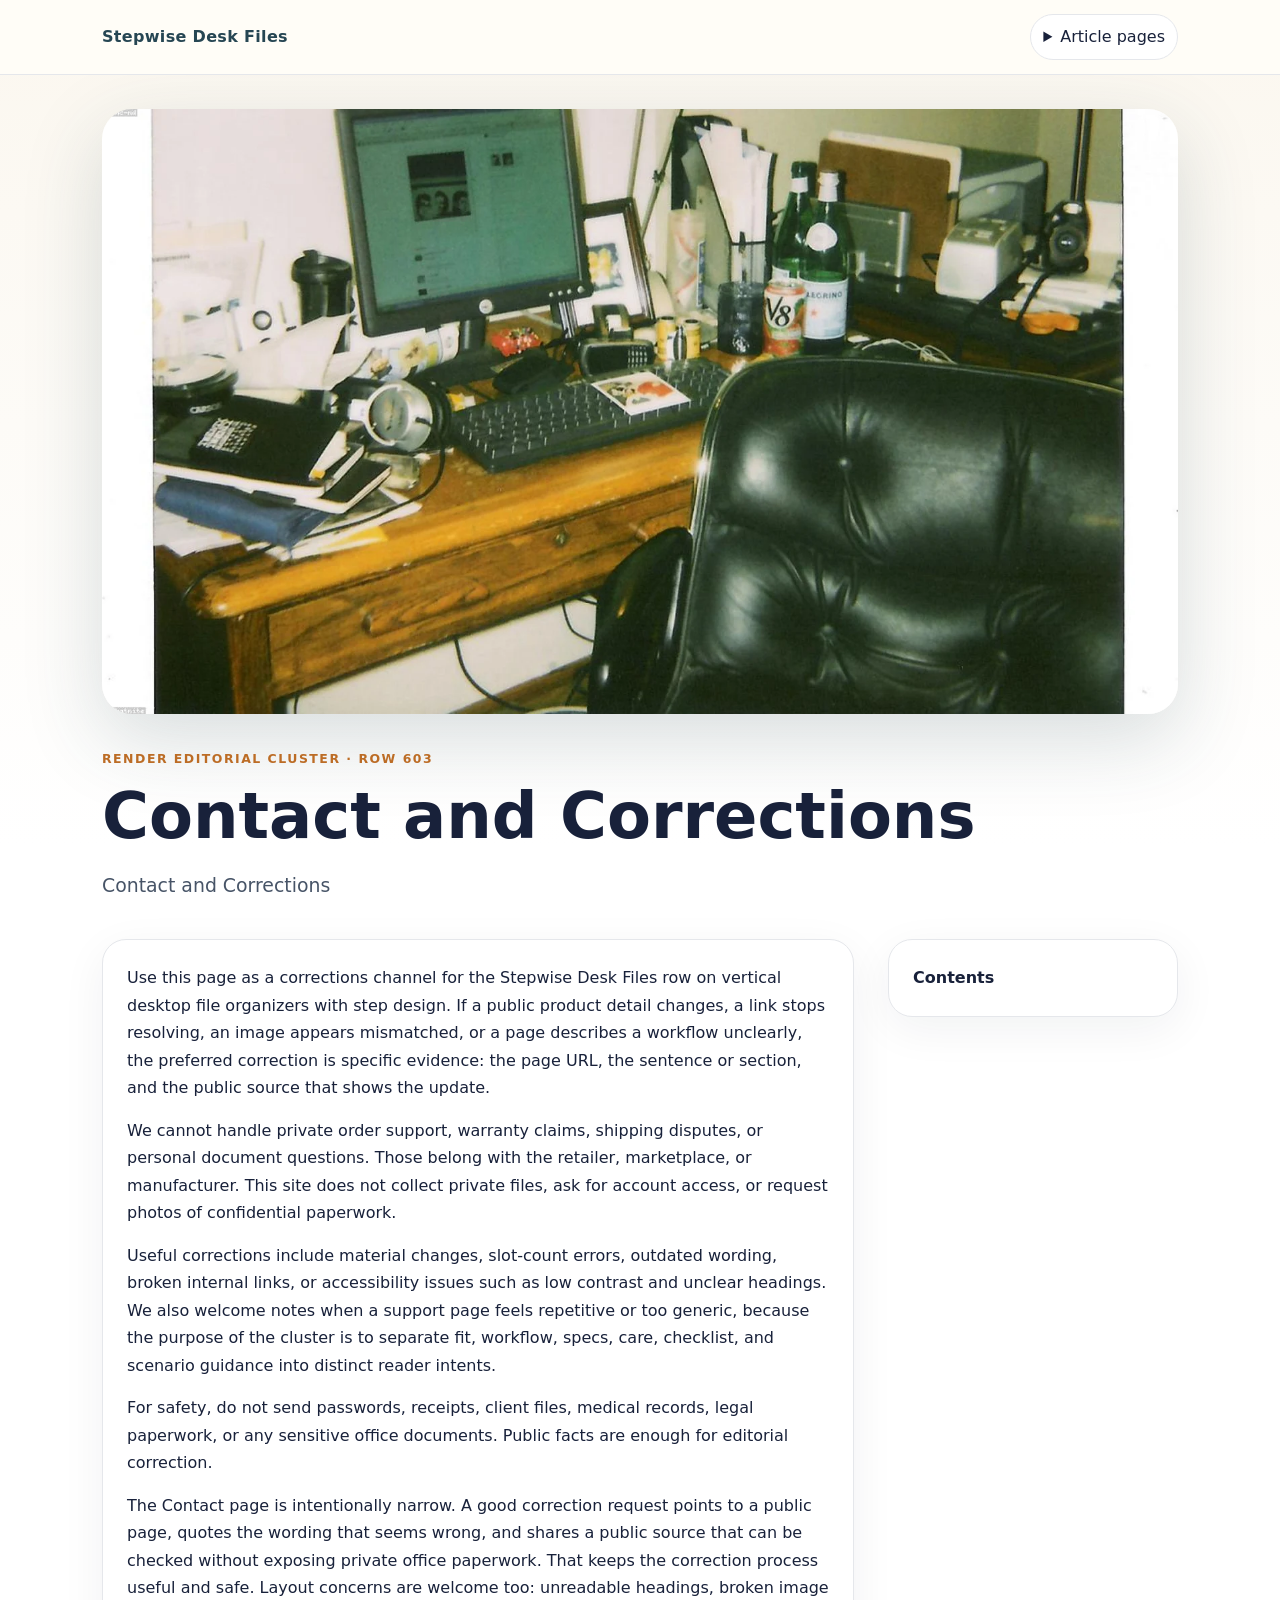
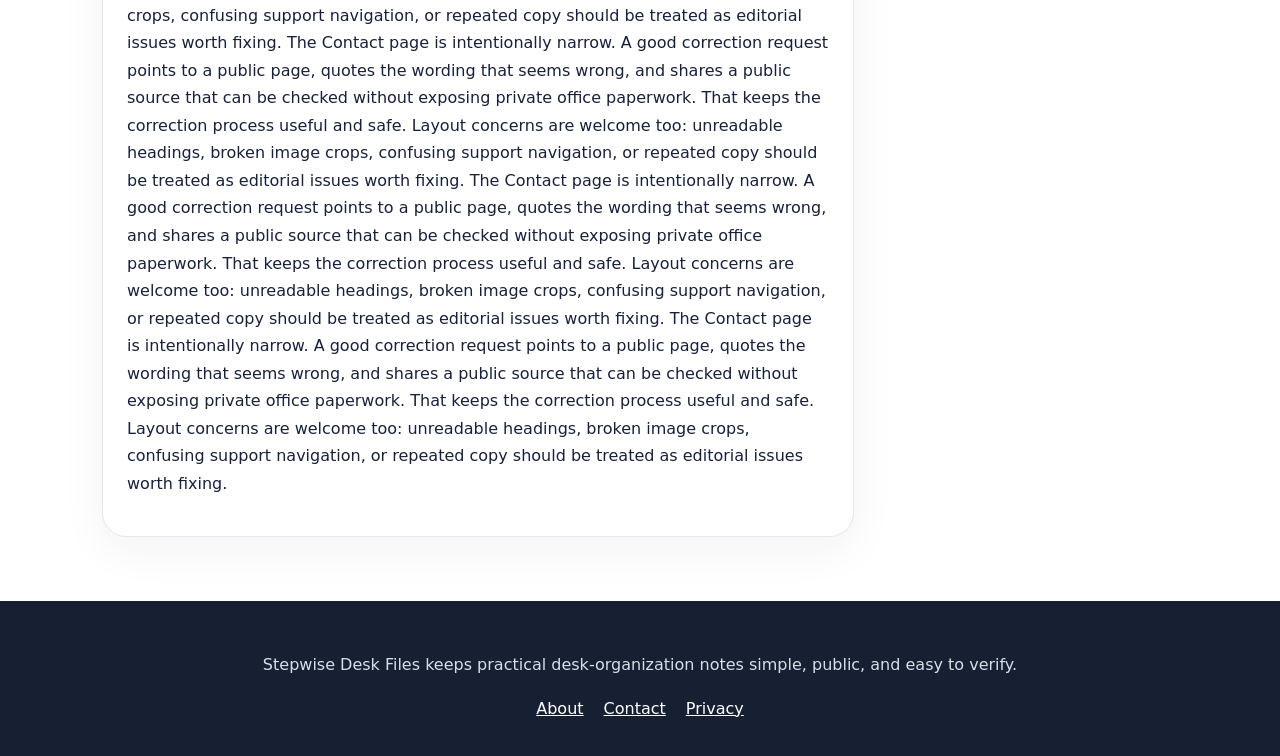
<file: public/contact.html>
<!doctype html><html lang='en'><head><meta charset='utf-8'><meta name='viewport' content='width=device-width,initial-scale=1'><title>Contact and Corrections | Stepwise Desk Files</title><meta name='description' content='Contact and Corrections'><link rel='canonical' href='https://ls-file-organizers-step-603.onrender.com/contact.html'><link rel='stylesheet' href='assets/style.css'><script type='application/ld+json'>{"@context": "https://schema.org", "@type": "Article", "headline": "Contact and Corrections", "url": "https://ls-file-organizers-step-603.onrender.com/contact.html", "description": "Contact and Corrections"}</script></head><body><header class='top'><div class='bar'><a class='brand' href='index.html'>Stepwise Desk Files</a><nav class='nav'><details><summary>Article pages</summary><div class='menu'><a href='index.html'>Ranked Guide</a><a href='fit-sizing-clearance.html'>Fit, Sizing, and Clearance</a><a href='workflow-layout-handoff.html'>Workflow Layout and Handoff</a><a href='specs-compatibility.html'>Specs, Capacity, and Compatibility</a><a href='maintenance-durability-care.html'>Maintenance, Durability, and Care</a><a href='checklist-red-flags.html'>Checklist and Red Flags</a><a href='scenario-small-office.html'>Small Office Use Case</a></div></details></nav></div></header><section class='hero'><img class='hero-img' src='assets/stepped-paper-sorting-desk.webp' alt='Vertical desktop file organizer step design on a tidy work desk'><span class='kicker'>Render editorial cluster · row 603</span><h1>Contact and Corrections</h1><p class='deck'>Contact and Corrections</p></section><main class='wrap'><article class='card'><p>Use this page as a corrections channel for the Stepwise Desk Files row on vertical desktop file organizers with step design. If a public product detail changes, a link stops resolving, an image appears mismatched, or a page describes a workflow unclearly, the preferred correction is specific evidence: the page URL, the sentence or section, and the public source that shows the update.</p><p>We cannot handle private order support, warranty claims, shipping disputes, or personal document questions. Those belong with the retailer, marketplace, or manufacturer. This site does not collect private files, ask for account access, or request photos of confidential paperwork.</p><p>Useful corrections include material changes, slot-count errors, outdated wording, broken internal links, or accessibility issues such as low contrast and unclear headings. We also welcome notes when a support page feels repetitive or too generic, because the purpose of the cluster is to separate fit, workflow, specs, care, checklist, and scenario guidance into distinct reader intents.</p><p>For safety, do not send passwords, receipts, client files, medical records, legal paperwork, or any sensitive office documents. Public facts are enough for editorial correction.</p><p>The Contact page is intentionally narrow. A good correction request points to a public page, quotes the wording that seems wrong, and shares a public source that can be checked without exposing private office paperwork. That keeps the correction process useful and safe. Layout concerns are welcome too: unreadable headings, broken image crops, confusing support navigation, or repeated copy should be treated as editorial issues worth fixing. The Contact page is intentionally narrow. A good correction request points to a public page, quotes the wording that seems wrong, and shares a public source that can be checked without exposing private office paperwork. That keeps the correction process useful and safe. Layout concerns are welcome too: unreadable headings, broken image crops, confusing support navigation, or repeated copy should be treated as editorial issues worth fixing. The Contact page is intentionally narrow. A good correction request points to a public page, quotes the wording that seems wrong, and shares a public source that can be checked without exposing private office paperwork. That keeps the correction process useful and safe. Layout concerns are welcome too: unreadable headings, broken image crops, confusing support navigation, or repeated copy should be treated as editorial issues worth fixing. The Contact page is intentionally narrow. A good correction request points to a public page, quotes the wording that seems wrong, and shares a public source that can be checked without exposing private office paperwork. That keeps the correction process useful and safe. Layout concerns are welcome too: unreadable headings, broken image crops, confusing support navigation, or repeated copy should be treated as editorial issues worth fixing. </p></article><aside><div class='toc'><strong>Contents</strong></div></aside></main><footer><p>Stepwise Desk Files keeps practical desk-organization notes simple, public, and easy to verify.</p><a href='about.html'>About</a><a href='contact.html'>Contact</a><a href='privacy.html'>Privacy</a></footer></body></html>
</file>
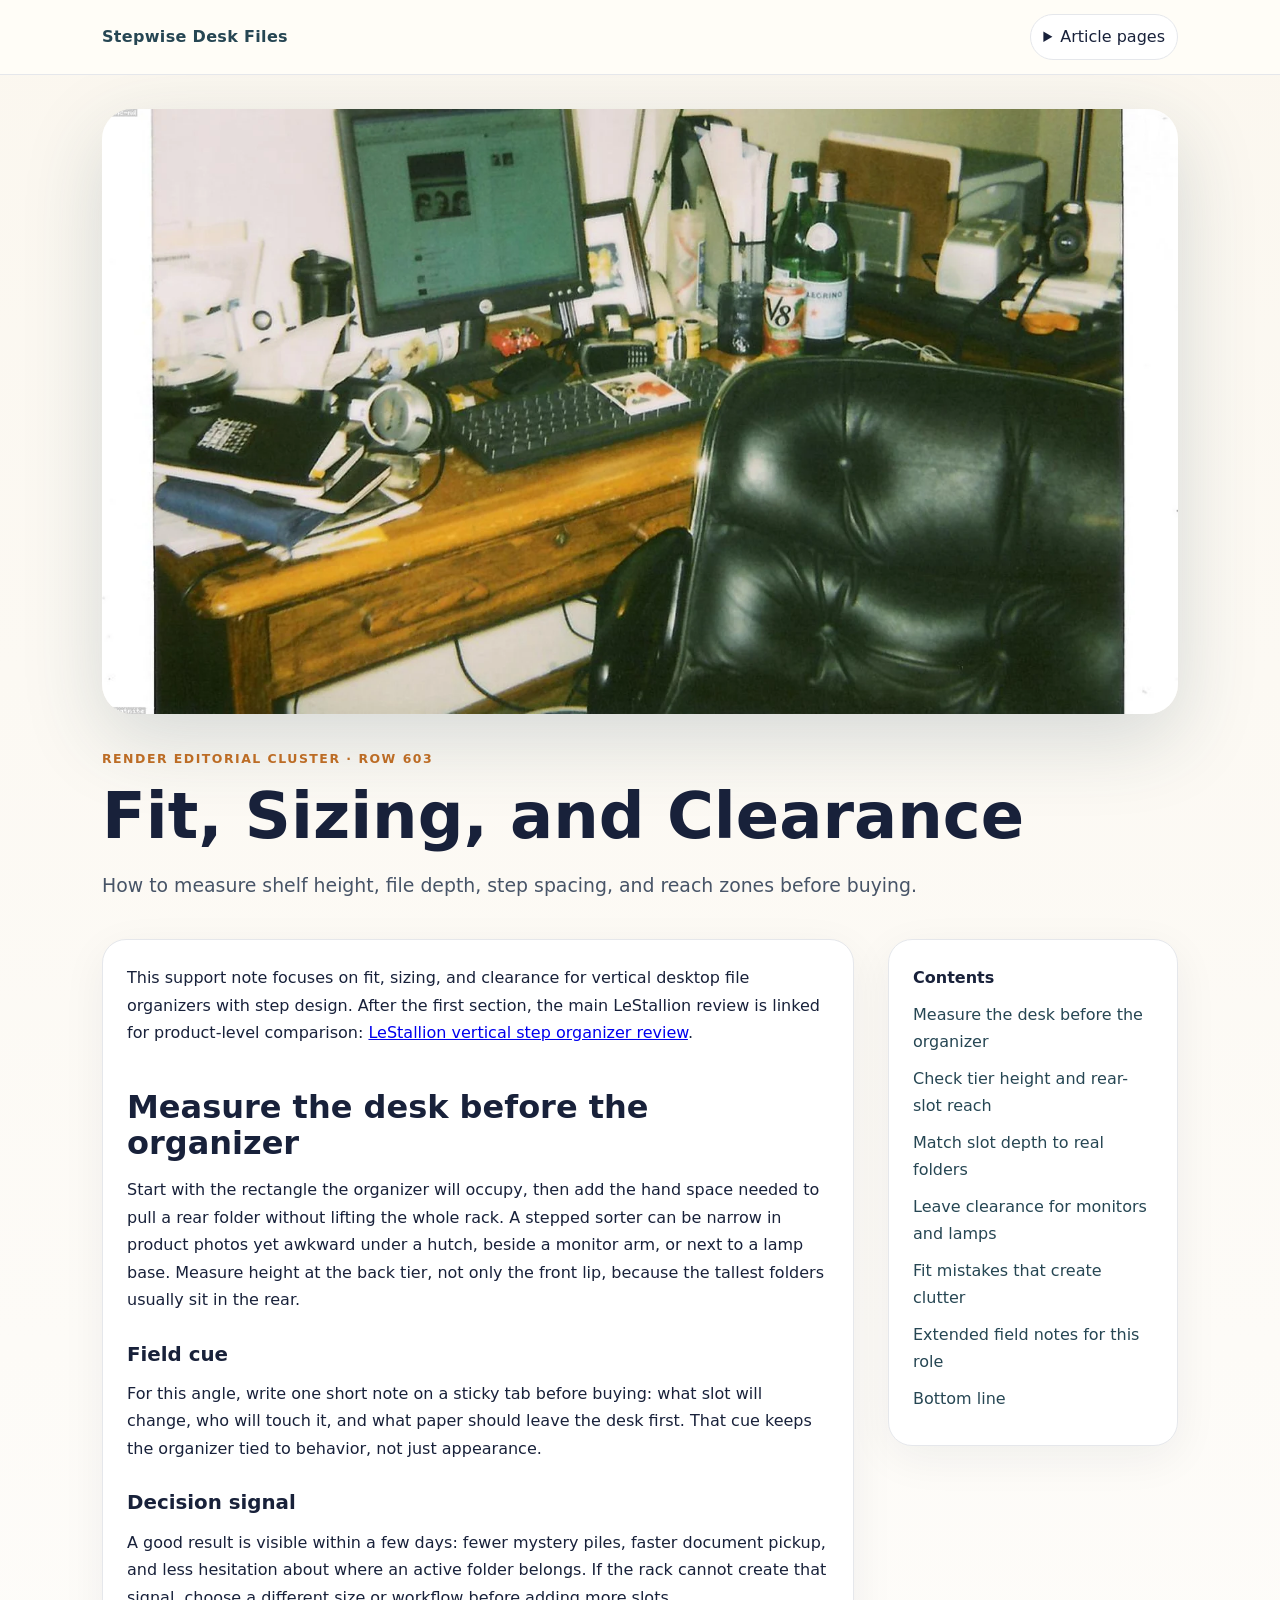
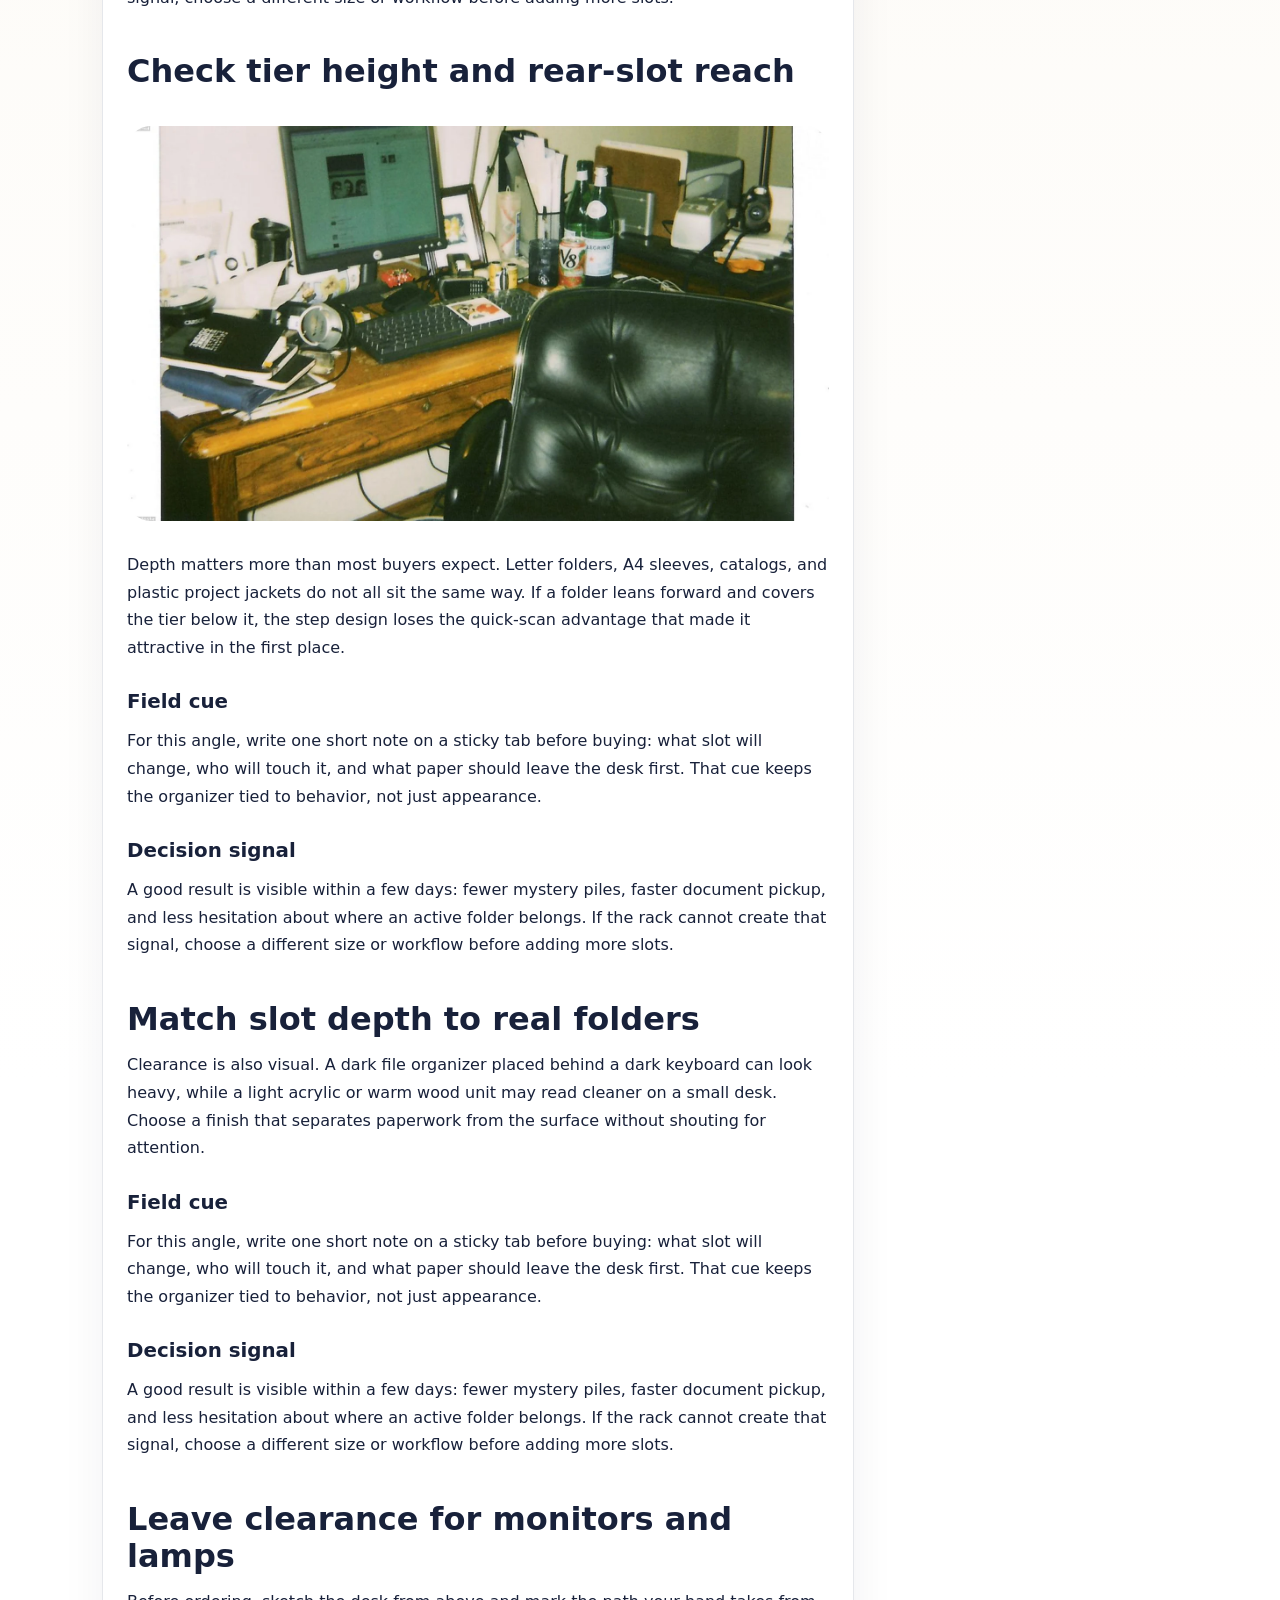
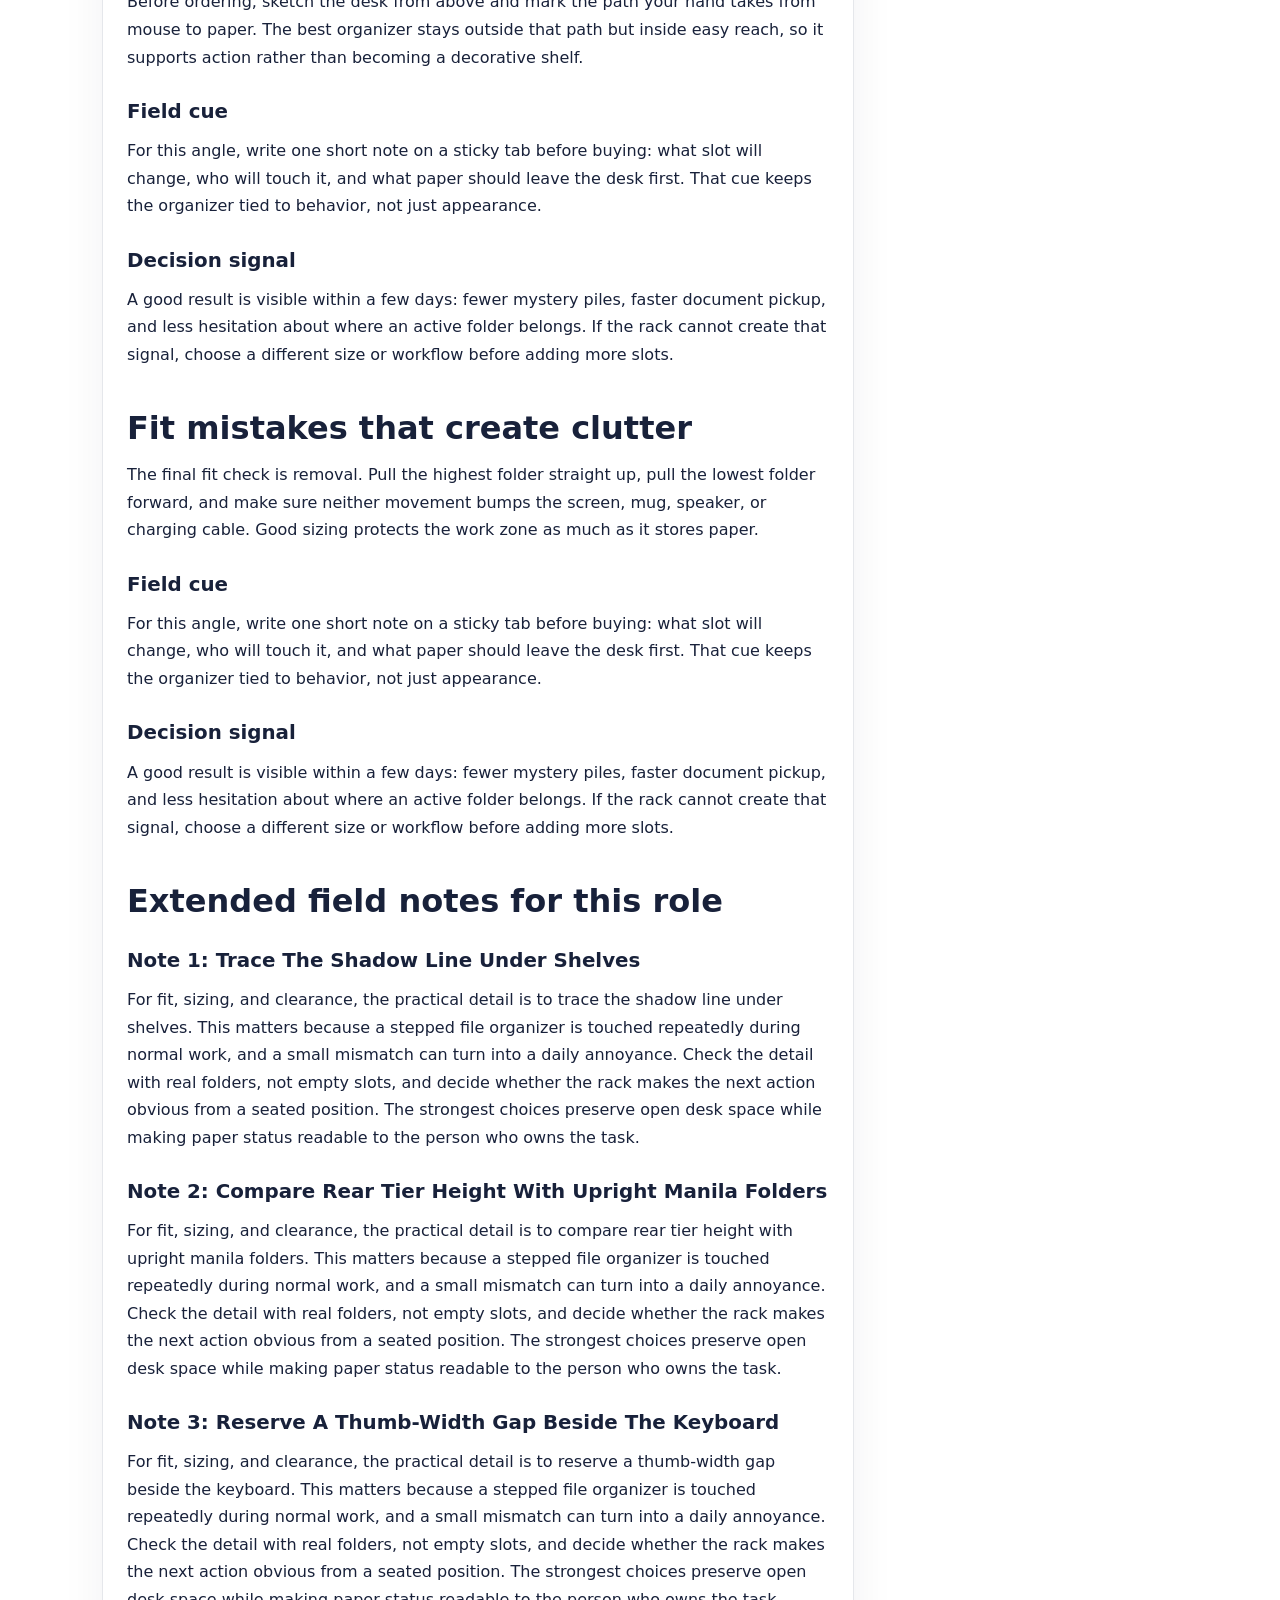
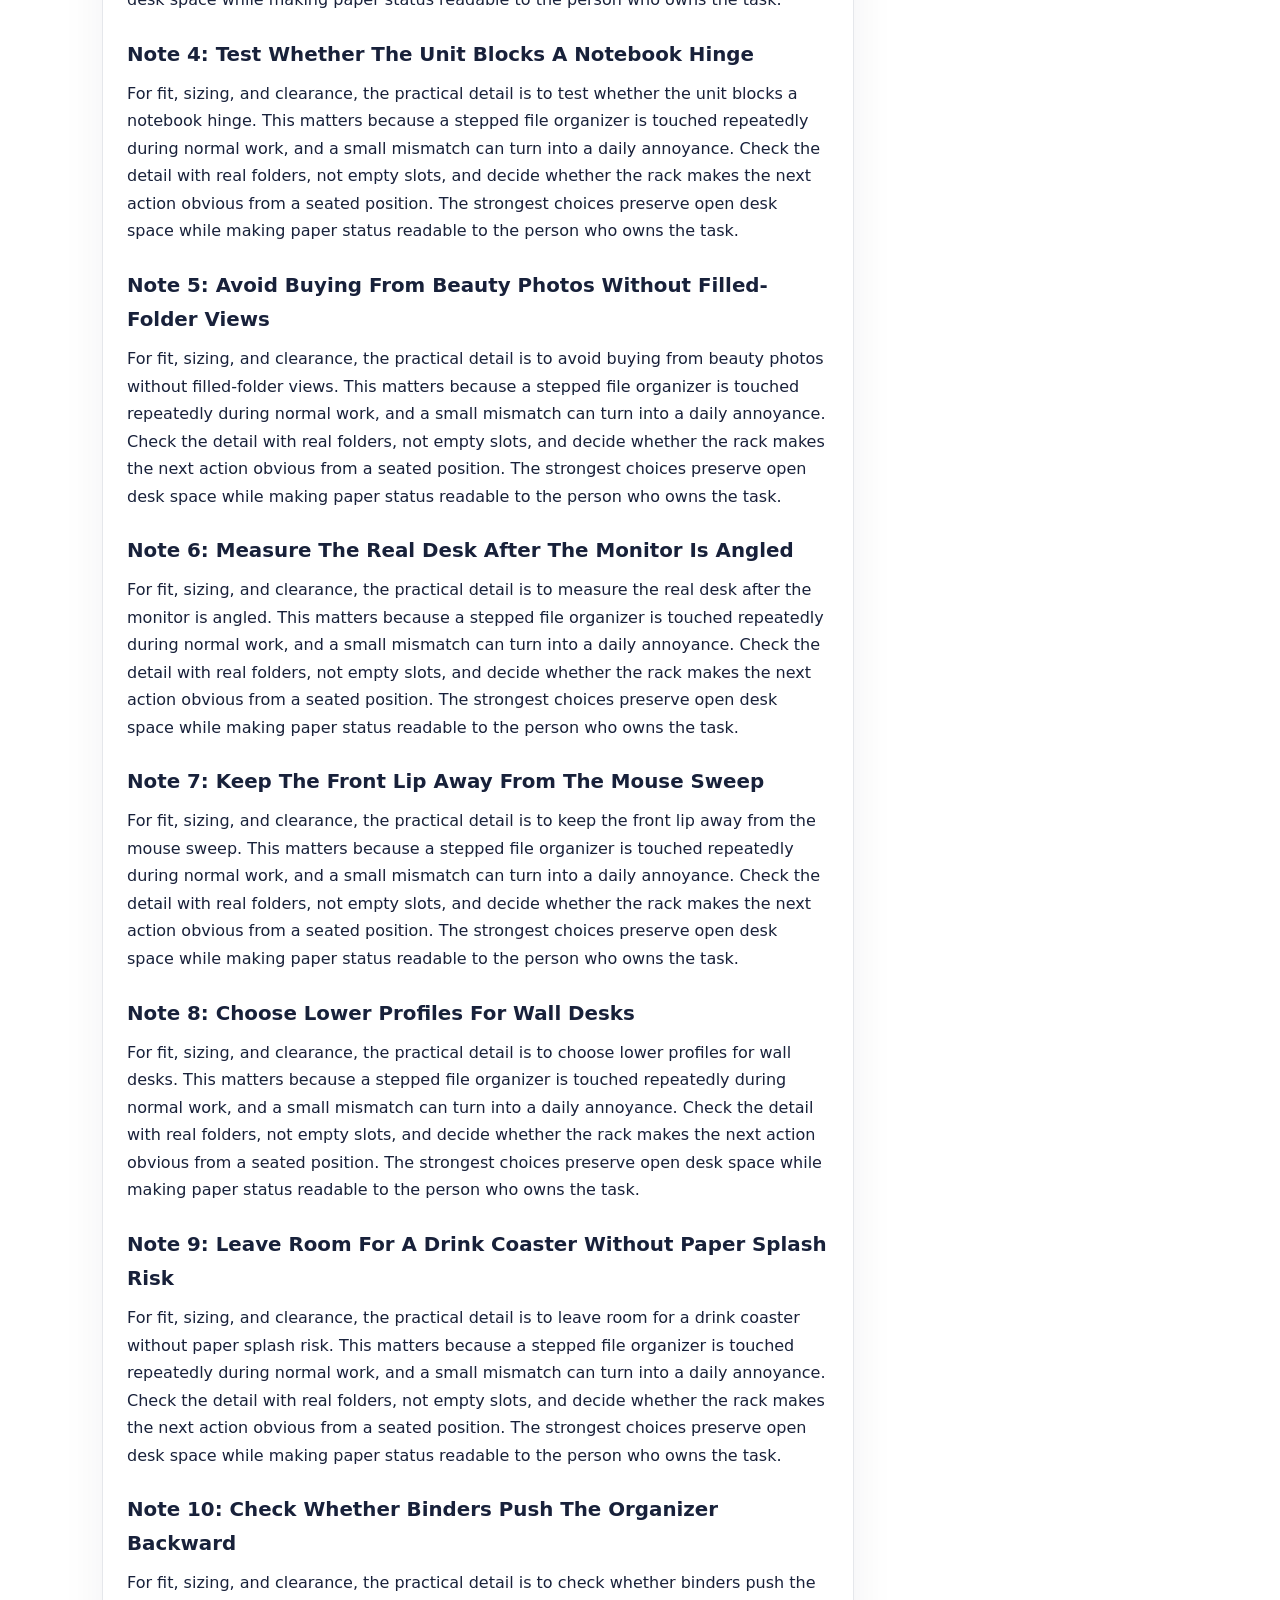
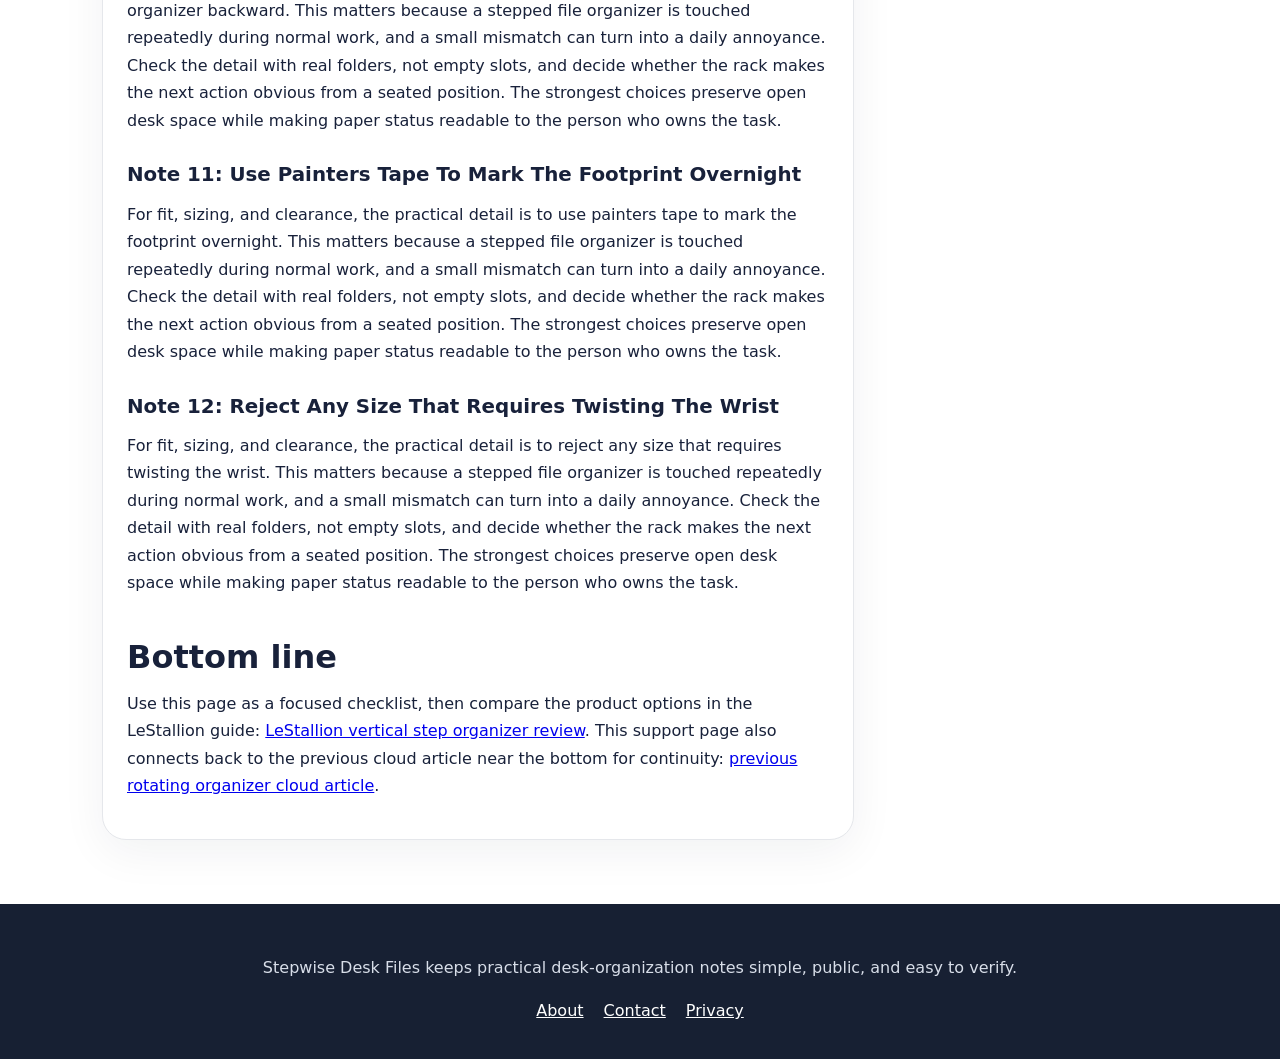
<file: public/fit-sizing-clearance.html>
<!doctype html><html lang='en'><head><meta charset='utf-8'><meta name='viewport' content='width=device-width,initial-scale=1'><title>Fit, Sizing, and Clearance | Stepwise Desk Files</title><meta name='description' content='How to measure shelf height, file depth, step spacing, and reach zones before buying.'><link rel='canonical' href='https://ls-file-organizers-step-603.onrender.com/fit-sizing-clearance.html'><link rel='stylesheet' href='assets/style.css'><script type='application/ld+json'>{"@context": "https://schema.org", "@type": "Article", "headline": "Fit, Sizing, and Clearance", "url": "https://ls-file-organizers-step-603.onrender.com/fit-sizing-clearance.html", "description": "How to measure shelf height, file depth, step spacing, and reach zones before buying."}</script></head><body><header class='top'><div class='bar'><a class='brand' href='index.html'>Stepwise Desk Files</a><nav class='nav'><details><summary>Article pages</summary><div class='menu'><a href='index.html'>Ranked Guide</a><a href='fit-sizing-clearance.html'>Fit, Sizing, and Clearance</a><a href='workflow-layout-handoff.html'>Workflow Layout and Handoff</a><a href='specs-compatibility.html'>Specs, Capacity, and Compatibility</a><a href='maintenance-durability-care.html'>Maintenance, Durability, and Care</a><a href='checklist-red-flags.html'>Checklist and Red Flags</a><a href='scenario-small-office.html'>Small Office Use Case</a></div></details></nav></div></header><section class='hero'><img class='hero-img' src='assets/stepped-paper-sorting-desk.webp' alt='Vertical desktop file organizer step design on a tidy work desk'><span class='kicker'>Render editorial cluster · row 603</span><h1>Fit, Sizing, and Clearance</h1><p class='deck'>How to measure shelf height, file depth, step spacing, and reach zones before buying.</p></section><main class='wrap'><article class='card'><p>This support note focuses on fit, sizing, and clearance for vertical desktop file organizers with step design. After the first section, the main LeStallion review is linked for product-level comparison: <a href='https://lestallion.com/blogs/product-reviews/best-vertical-desktop-file-organizers-with-step-design'>LeStallion vertical step organizer review</a>.</p><h2 id='measure-the-desk-before-the-organizer'>Measure the desk before the organizer</h2><p>Start with the rectangle the organizer will occupy, then add the hand space needed to pull a rear folder without lifting the whole rack. A stepped sorter can be narrow in product photos yet awkward under a hutch, beside a monitor arm, or next to a lamp base. Measure height at the back tier, not only the front lip, because the tallest folders usually sit in the rear.</p><h3>Field cue</h3><p>For this angle, write one short note on a sticky tab before buying: what slot will change, who will touch it, and what paper should leave the desk first. That cue keeps the organizer tied to behavior, not just appearance.</p><h3>Decision signal</h3><p>A good result is visible within a few days: fewer mystery piles, faster document pickup, and less hesitation about where an active folder belongs. If the rack cannot create that signal, choose a different size or workflow before adding more slots.</p><h2 id='check-tier-height-and-rear-slot-reach'>Check tier height and rear-slot reach</h2><img class='mid-img' src='assets/stepped-paper-sorting-desk.webp' alt='Step style paper organizer with folders arranged by priority'><p>Depth matters more than most buyers expect. Letter folders, A4 sleeves, catalogs, and plastic project jackets do not all sit the same way. If a folder leans forward and covers the tier below it, the step design loses the quick-scan advantage that made it attractive in the first place.</p><h3>Field cue</h3><p>For this angle, write one short note on a sticky tab before buying: what slot will change, who will touch it, and what paper should leave the desk first. That cue keeps the organizer tied to behavior, not just appearance.</p><h3>Decision signal</h3><p>A good result is visible within a few days: fewer mystery piles, faster document pickup, and less hesitation about where an active folder belongs. If the rack cannot create that signal, choose a different size or workflow before adding more slots.</p><h2 id='match-slot-depth-to-real-folders'>Match slot depth to real folders</h2><p>Clearance is also visual. A dark file organizer placed behind a dark keyboard can look heavy, while a light acrylic or warm wood unit may read cleaner on a small desk. Choose a finish that separates paperwork from the surface without shouting for attention.</p><h3>Field cue</h3><p>For this angle, write one short note on a sticky tab before buying: what slot will change, who will touch it, and what paper should leave the desk first. That cue keeps the organizer tied to behavior, not just appearance.</p><h3>Decision signal</h3><p>A good result is visible within a few days: fewer mystery piles, faster document pickup, and less hesitation about where an active folder belongs. If the rack cannot create that signal, choose a different size or workflow before adding more slots.</p><h2 id='leave-clearance-for-monitors-and-lamps'>Leave clearance for monitors and lamps</h2><p>Before ordering, sketch the desk from above and mark the path your hand takes from mouse to paper. The best organizer stays outside that path but inside easy reach, so it supports action rather than becoming a decorative shelf.</p><h3>Field cue</h3><p>For this angle, write one short note on a sticky tab before buying: what slot will change, who will touch it, and what paper should leave the desk first. That cue keeps the organizer tied to behavior, not just appearance.</p><h3>Decision signal</h3><p>A good result is visible within a few days: fewer mystery piles, faster document pickup, and less hesitation about where an active folder belongs. If the rack cannot create that signal, choose a different size or workflow before adding more slots.</p><h2 id='fit-mistakes-that-create-clutter'>Fit mistakes that create clutter</h2><p>The final fit check is removal. Pull the highest folder straight up, pull the lowest folder forward, and make sure neither movement bumps the screen, mug, speaker, or charging cable. Good sizing protects the work zone as much as it stores paper.</p><h3>Field cue</h3><p>For this angle, write one short note on a sticky tab before buying: what slot will change, who will touch it, and what paper should leave the desk first. That cue keeps the organizer tied to behavior, not just appearance.</p><h3>Decision signal</h3><p>A good result is visible within a few days: fewer mystery piles, faster document pickup, and less hesitation about where an active folder belongs. If the rack cannot create that signal, choose a different size or workflow before adding more slots.</p><h2 id='extended-field-notes-for-this-role'>Extended field notes for this role</h2><h3>Note 1: Trace The Shadow Line Under Shelves</h3><p>For fit, sizing, and clearance, the practical detail is to trace the shadow line under shelves. This matters because a stepped file organizer is touched repeatedly during normal work, and a small mismatch can turn into a daily annoyance. Check the detail with real folders, not empty slots, and decide whether the rack makes the next action obvious from a seated position. The strongest choices preserve open desk space while making paper status readable to the person who owns the task.</p><h3>Note 2: Compare Rear Tier Height With Upright Manila Folders</h3><p>For fit, sizing, and clearance, the practical detail is to compare rear tier height with upright manila folders. This matters because a stepped file organizer is touched repeatedly during normal work, and a small mismatch can turn into a daily annoyance. Check the detail with real folders, not empty slots, and decide whether the rack makes the next action obvious from a seated position. The strongest choices preserve open desk space while making paper status readable to the person who owns the task.</p><h3>Note 3: Reserve A Thumb-Width Gap Beside The Keyboard</h3><p>For fit, sizing, and clearance, the practical detail is to reserve a thumb-width gap beside the keyboard. This matters because a stepped file organizer is touched repeatedly during normal work, and a small mismatch can turn into a daily annoyance. Check the detail with real folders, not empty slots, and decide whether the rack makes the next action obvious from a seated position. The strongest choices preserve open desk space while making paper status readable to the person who owns the task.</p><h3>Note 4: Test Whether The Unit Blocks A Notebook Hinge</h3><p>For fit, sizing, and clearance, the practical detail is to test whether the unit blocks a notebook hinge. This matters because a stepped file organizer is touched repeatedly during normal work, and a small mismatch can turn into a daily annoyance. Check the detail with real folders, not empty slots, and decide whether the rack makes the next action obvious from a seated position. The strongest choices preserve open desk space while making paper status readable to the person who owns the task.</p><h3>Note 5: Avoid Buying From Beauty Photos Without Filled-Folder Views</h3><p>For fit, sizing, and clearance, the practical detail is to avoid buying from beauty photos without filled-folder views. This matters because a stepped file organizer is touched repeatedly during normal work, and a small mismatch can turn into a daily annoyance. Check the detail with real folders, not empty slots, and decide whether the rack makes the next action obvious from a seated position. The strongest choices preserve open desk space while making paper status readable to the person who owns the task.</p><h3>Note 6: Measure The Real Desk After The Monitor Is Angled</h3><p>For fit, sizing, and clearance, the practical detail is to measure the real desk after the monitor is angled. This matters because a stepped file organizer is touched repeatedly during normal work, and a small mismatch can turn into a daily annoyance. Check the detail with real folders, not empty slots, and decide whether the rack makes the next action obvious from a seated position. The strongest choices preserve open desk space while making paper status readable to the person who owns the task.</p><h3>Note 7: Keep The Front Lip Away From The Mouse Sweep</h3><p>For fit, sizing, and clearance, the practical detail is to keep the front lip away from the mouse sweep. This matters because a stepped file organizer is touched repeatedly during normal work, and a small mismatch can turn into a daily annoyance. Check the detail with real folders, not empty slots, and decide whether the rack makes the next action obvious from a seated position. The strongest choices preserve open desk space while making paper status readable to the person who owns the task.</p><h3>Note 8: Choose Lower Profiles For Wall Desks</h3><p>For fit, sizing, and clearance, the practical detail is to choose lower profiles for wall desks. This matters because a stepped file organizer is touched repeatedly during normal work, and a small mismatch can turn into a daily annoyance. Check the detail with real folders, not empty slots, and decide whether the rack makes the next action obvious from a seated position. The strongest choices preserve open desk space while making paper status readable to the person who owns the task.</p><h3>Note 9: Leave Room For A Drink Coaster Without Paper Splash Risk</h3><p>For fit, sizing, and clearance, the practical detail is to leave room for a drink coaster without paper splash risk. This matters because a stepped file organizer is touched repeatedly during normal work, and a small mismatch can turn into a daily annoyance. Check the detail with real folders, not empty slots, and decide whether the rack makes the next action obvious from a seated position. The strongest choices preserve open desk space while making paper status readable to the person who owns the task.</p><h3>Note 10: Check Whether Binders Push The Organizer Backward</h3><p>For fit, sizing, and clearance, the practical detail is to check whether binders push the organizer backward. This matters because a stepped file organizer is touched repeatedly during normal work, and a small mismatch can turn into a daily annoyance. Check the detail with real folders, not empty slots, and decide whether the rack makes the next action obvious from a seated position. The strongest choices preserve open desk space while making paper status readable to the person who owns the task.</p><h3>Note 11: Use Painters Tape To Mark The Footprint Overnight</h3><p>For fit, sizing, and clearance, the practical detail is to use painters tape to mark the footprint overnight. This matters because a stepped file organizer is touched repeatedly during normal work, and a small mismatch can turn into a daily annoyance. Check the detail with real folders, not empty slots, and decide whether the rack makes the next action obvious from a seated position. The strongest choices preserve open desk space while making paper status readable to the person who owns the task.</p><h3>Note 12: Reject Any Size That Requires Twisting The Wrist</h3><p>For fit, sizing, and clearance, the practical detail is to reject any size that requires twisting the wrist. This matters because a stepped file organizer is touched repeatedly during normal work, and a small mismatch can turn into a daily annoyance. Check the detail with real folders, not empty slots, and decide whether the rack makes the next action obvious from a seated position. The strongest choices preserve open desk space while making paper status readable to the person who owns the task.</p><h2 id='bottom-line'>Bottom line</h2><p>Use this page as a focused checklist, then compare the product options in the LeStallion guide: <a href='https://lestallion.com/blogs/product-reviews/best-vertical-desktop-file-organizers-with-step-design'>LeStallion vertical step organizer review</a>. This support page also connects back to the previous cloud article near the bottom for continuity: <a href='https://ls-rotating-organizers-602.surge.sh/index.html'>previous rotating organizer cloud article</a>.</p></article><aside><div class='toc'><strong>Contents</strong><a href='#measure-the-desk-before-the-organizer'>Measure the desk before the organizer</a><a href='#check-tier-height-and-rear-slot-reach'>Check tier height and rear-slot reach</a><a href='#match-slot-depth-to-real-folders'>Match slot depth to real folders</a><a href='#leave-clearance-for-monitors-and-lamps'>Leave clearance for monitors and lamps</a><a href='#fit-mistakes-that-create-clutter'>Fit mistakes that create clutter</a><a href='#extended-field-notes-for-this-role'>Extended field notes for this role</a><a href='#bottom-line'>Bottom line</a></div></aside></main><footer><p>Stepwise Desk Files keeps practical desk-organization notes simple, public, and easy to verify.</p><a href='about.html'>About</a><a href='contact.html'>Contact</a><a href='privacy.html'>Privacy</a></footer></body></html>
</file>
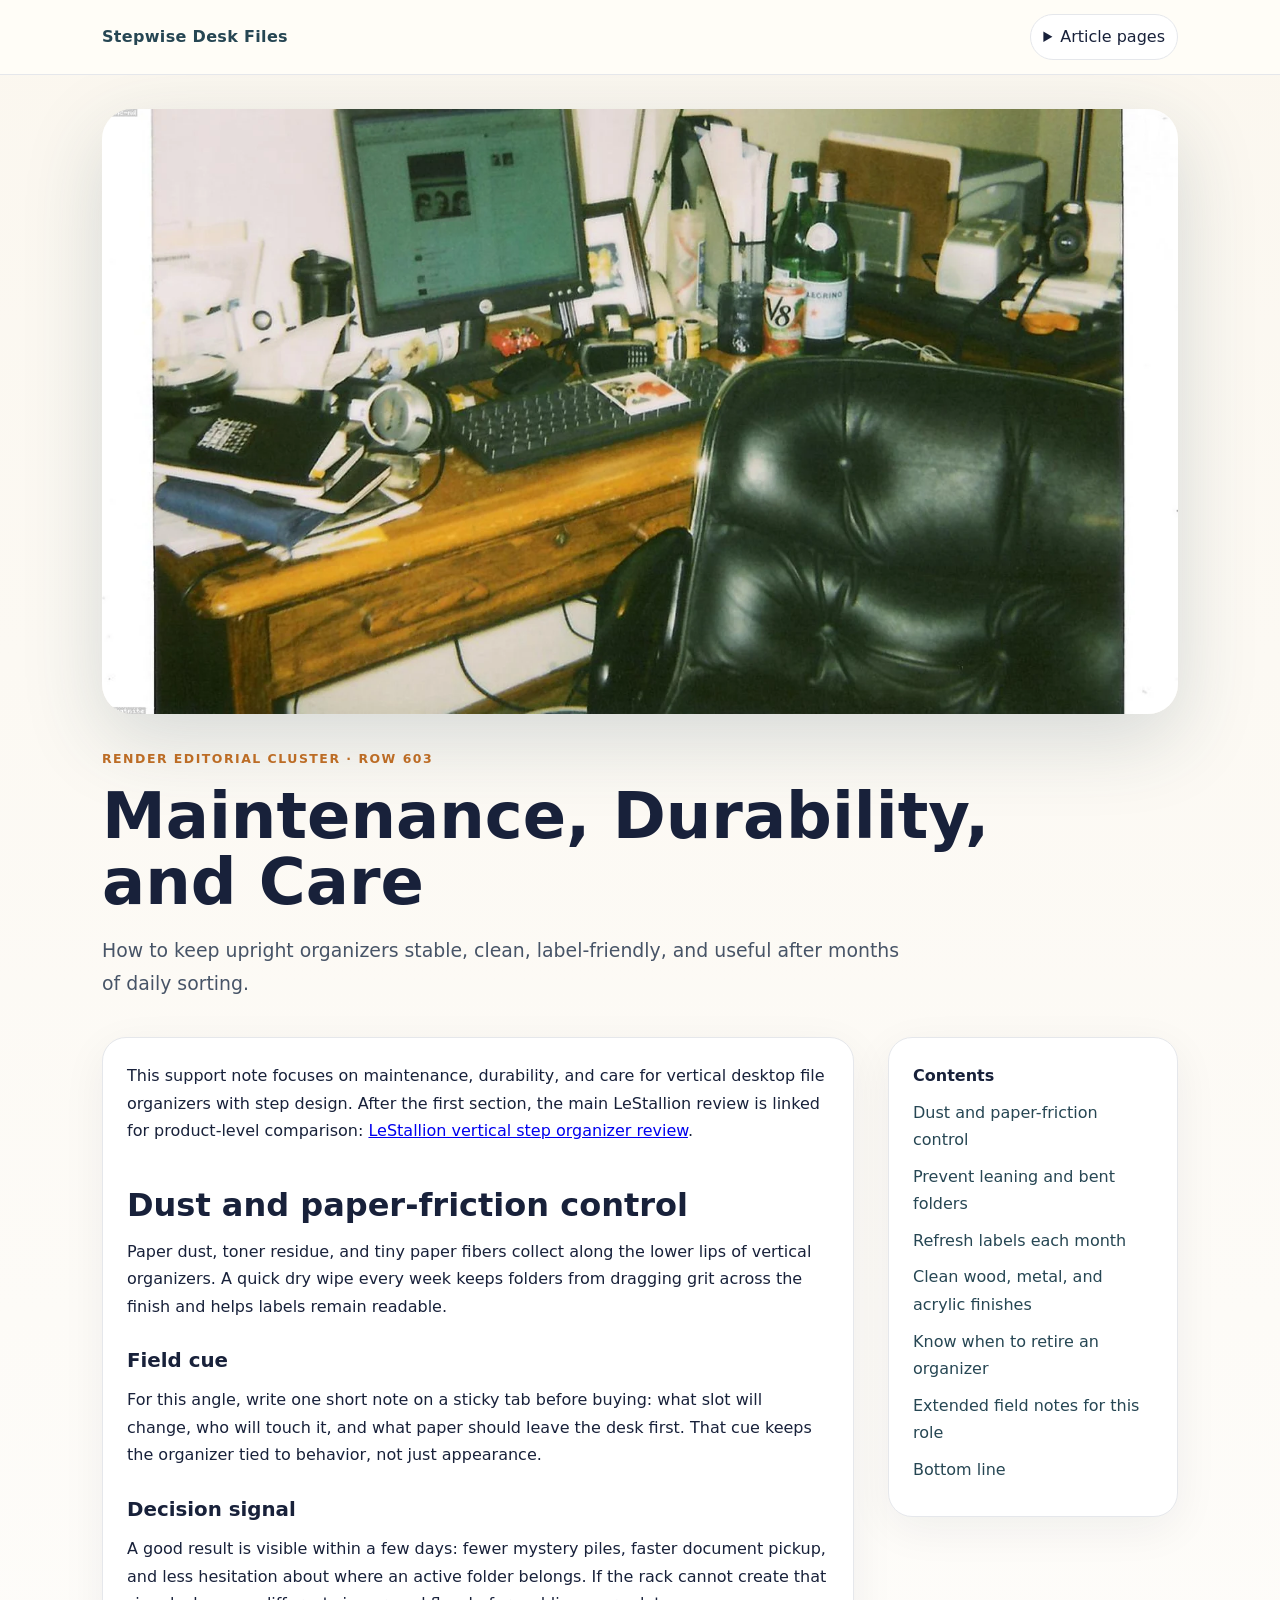
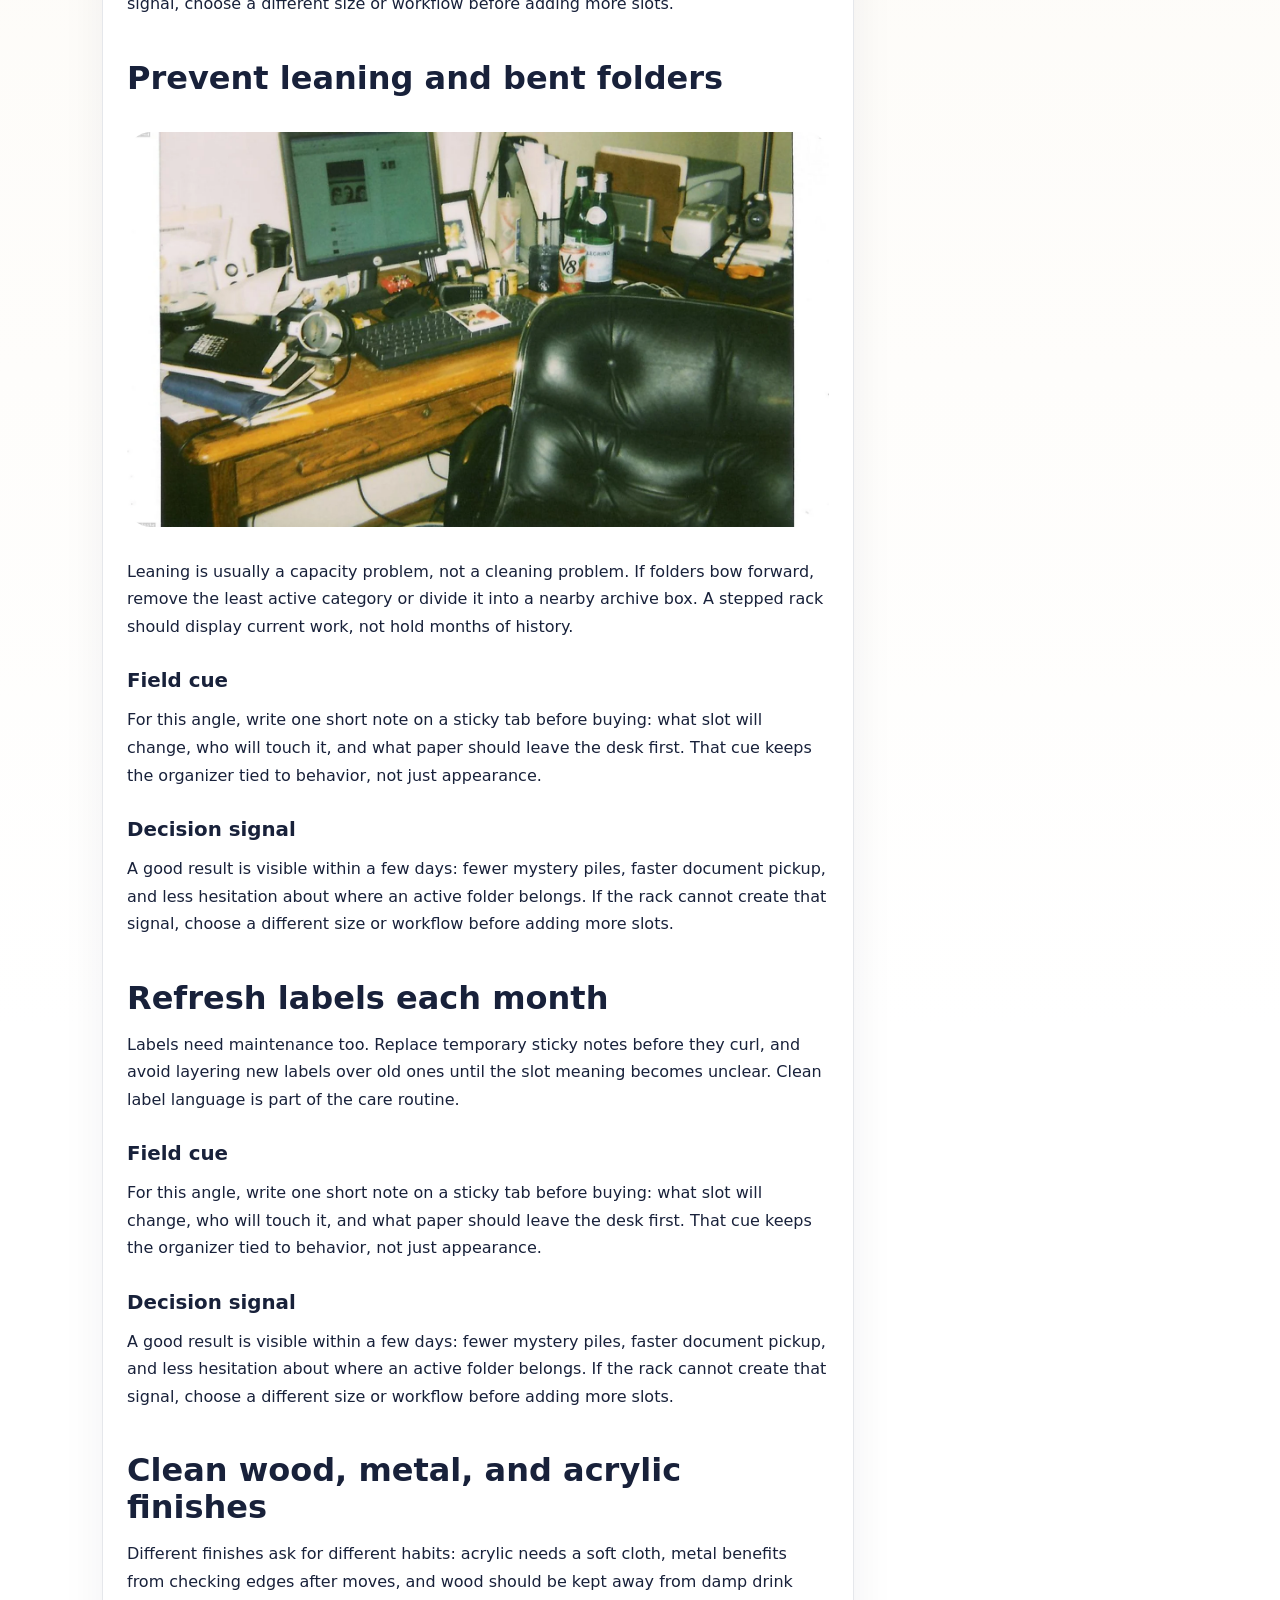
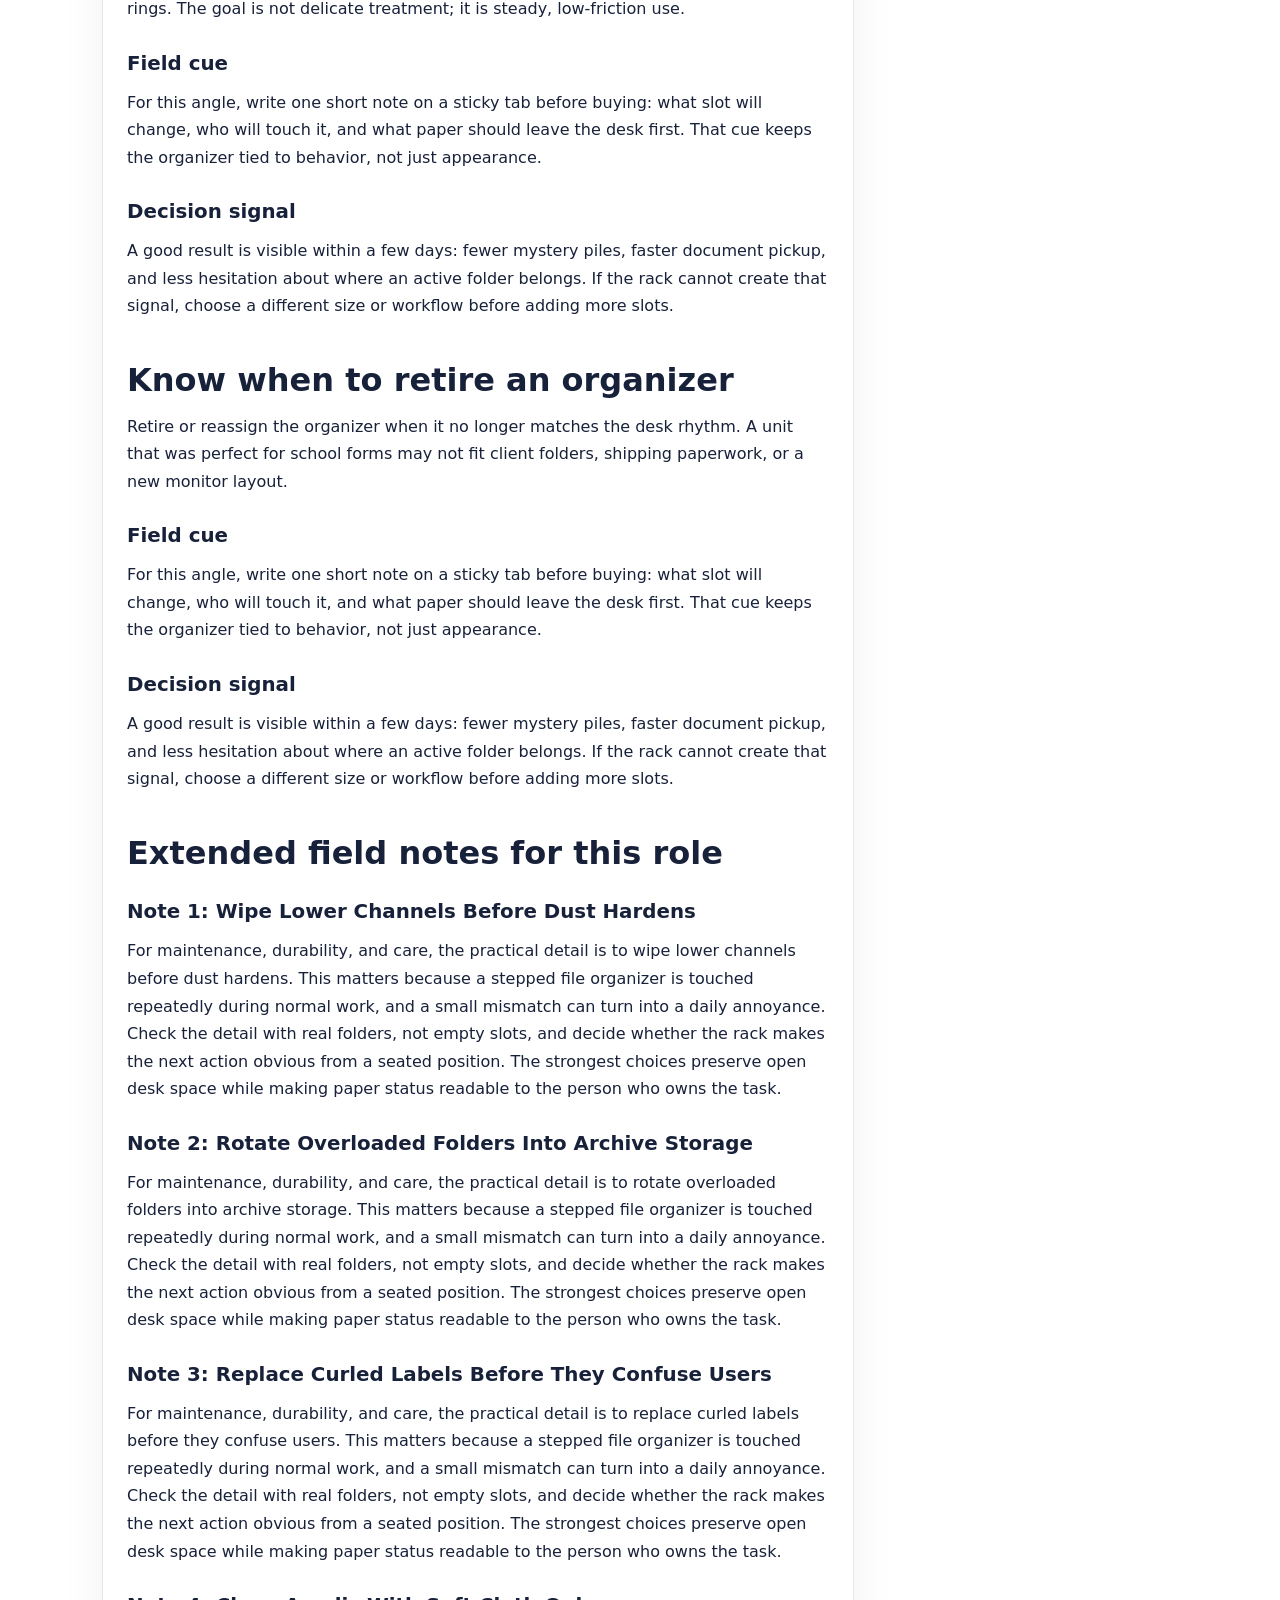
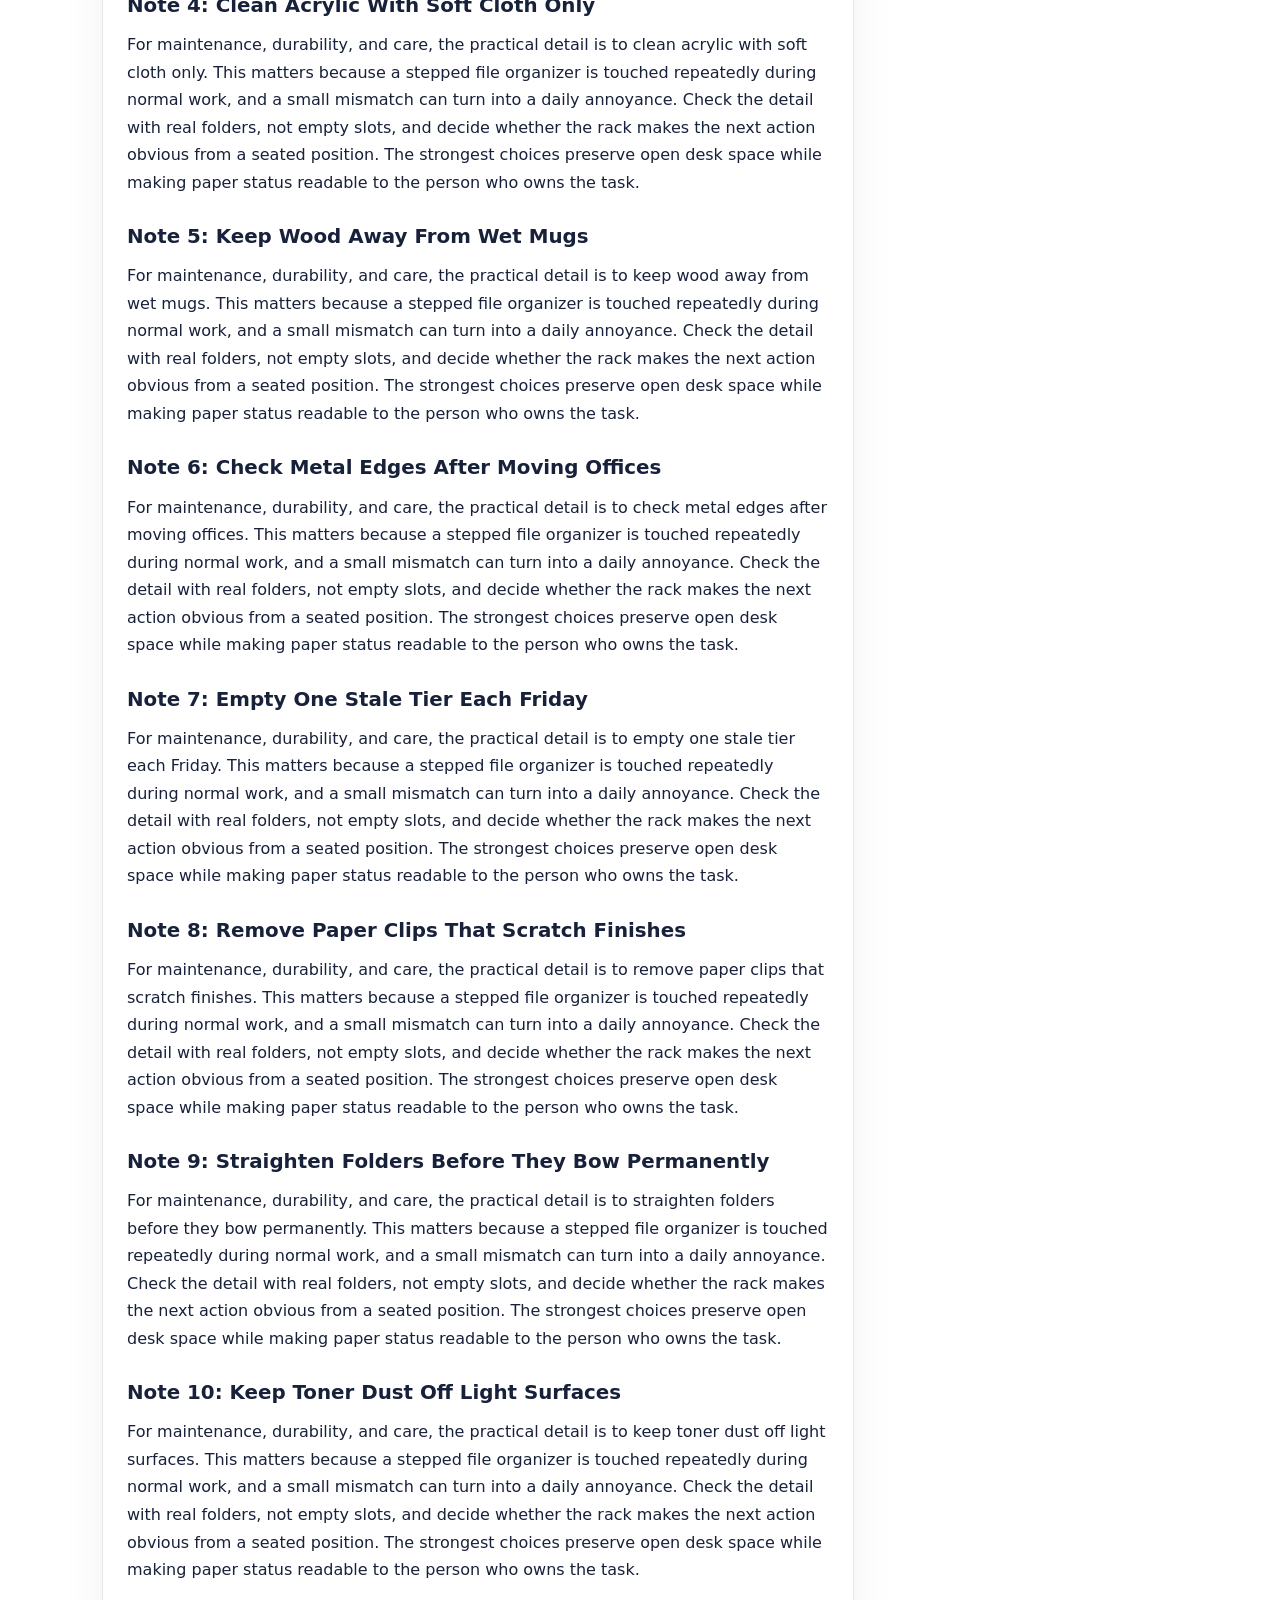
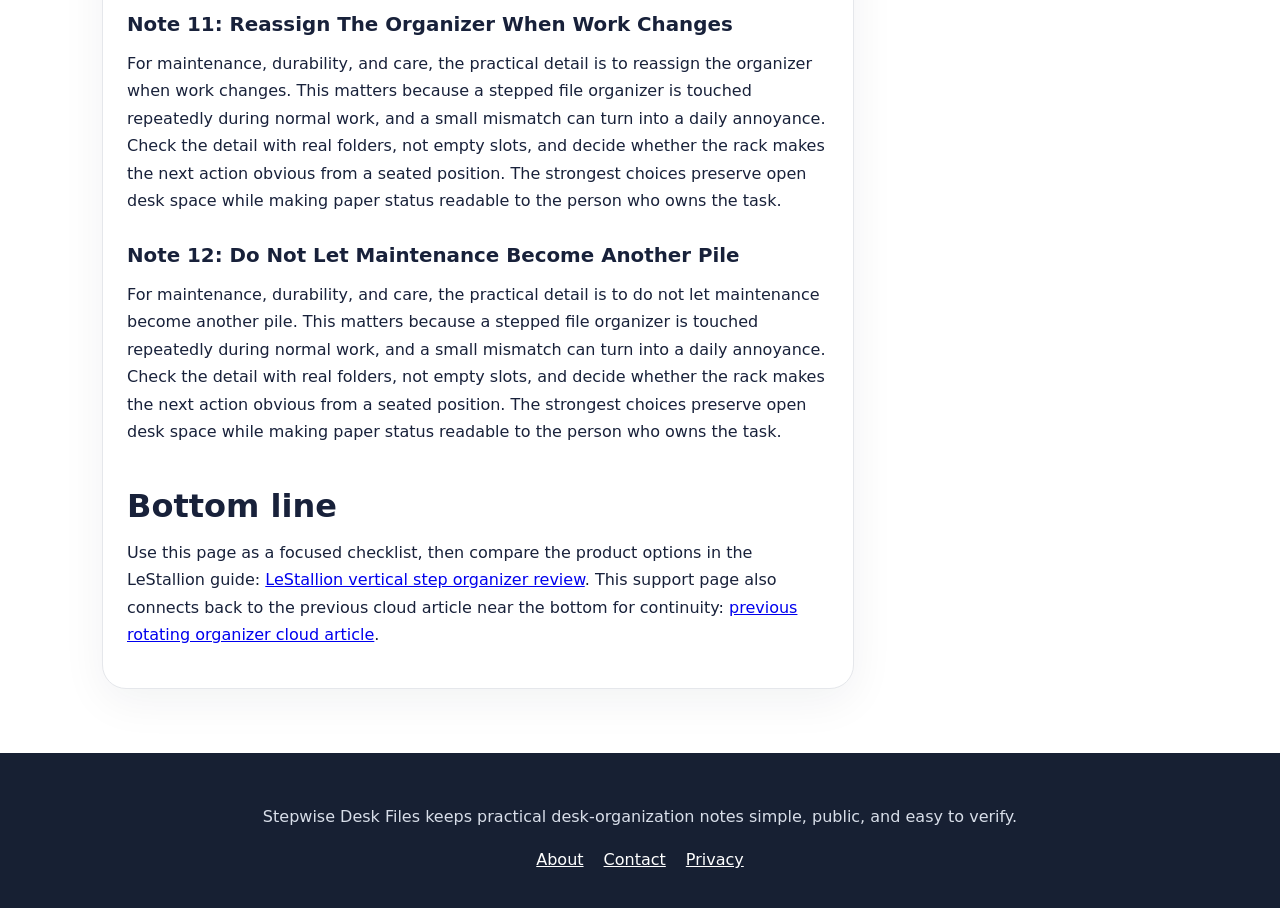
<file: public/maintenance-durability-care.html>
<!doctype html><html lang='en'><head><meta charset='utf-8'><meta name='viewport' content='width=device-width,initial-scale=1'><title>Maintenance, Durability, and Care | Stepwise Desk Files</title><meta name='description' content='How to keep upright organizers stable, clean, label-friendly, and useful after months of daily sorting.'><link rel='canonical' href='https://ls-file-organizers-step-603.onrender.com/maintenance-durability-care.html'><link rel='stylesheet' href='assets/style.css'><script type='application/ld+json'>{"@context": "https://schema.org", "@type": "Article", "headline": "Maintenance, Durability, and Care", "url": "https://ls-file-organizers-step-603.onrender.com/maintenance-durability-care.html", "description": "How to keep upright organizers stable, clean, label-friendly, and useful after months of daily sorting."}</script></head><body><header class='top'><div class='bar'><a class='brand' href='index.html'>Stepwise Desk Files</a><nav class='nav'><details><summary>Article pages</summary><div class='menu'><a href='index.html'>Ranked Guide</a><a href='fit-sizing-clearance.html'>Fit, Sizing, and Clearance</a><a href='workflow-layout-handoff.html'>Workflow Layout and Handoff</a><a href='specs-compatibility.html'>Specs, Capacity, and Compatibility</a><a href='maintenance-durability-care.html'>Maintenance, Durability, and Care</a><a href='checklist-red-flags.html'>Checklist and Red Flags</a><a href='scenario-small-office.html'>Small Office Use Case</a></div></details></nav></div></header><section class='hero'><img class='hero-img' src='assets/stepped-paper-sorting-desk.webp' alt='Vertical desktop file organizer step design on a tidy work desk'><span class='kicker'>Render editorial cluster · row 603</span><h1>Maintenance, Durability, and Care</h1><p class='deck'>How to keep upright organizers stable, clean, label-friendly, and useful after months of daily sorting.</p></section><main class='wrap'><article class='card'><p>This support note focuses on maintenance, durability, and care for vertical desktop file organizers with step design. After the first section, the main LeStallion review is linked for product-level comparison: <a href='https://lestallion.com/blogs/product-reviews/best-vertical-desktop-file-organizers-with-step-design'>LeStallion vertical step organizer review</a>.</p><h2 id='dust-and-paper-friction-control'>Dust and paper-friction control</h2><p>Paper dust, toner residue, and tiny paper fibers collect along the lower lips of vertical organizers. A quick dry wipe every week keeps folders from dragging grit across the finish and helps labels remain readable.</p><h3>Field cue</h3><p>For this angle, write one short note on a sticky tab before buying: what slot will change, who will touch it, and what paper should leave the desk first. That cue keeps the organizer tied to behavior, not just appearance.</p><h3>Decision signal</h3><p>A good result is visible within a few days: fewer mystery piles, faster document pickup, and less hesitation about where an active folder belongs. If the rack cannot create that signal, choose a different size or workflow before adding more slots.</p><h2 id='prevent-leaning-and-bent-folders'>Prevent leaning and bent folders</h2><img class='mid-img' src='assets/stepped-paper-sorting-desk.webp' alt='Step style paper organizer with folders arranged by priority'><p>Leaning is usually a capacity problem, not a cleaning problem. If folders bow forward, remove the least active category or divide it into a nearby archive box. A stepped rack should display current work, not hold months of history.</p><h3>Field cue</h3><p>For this angle, write one short note on a sticky tab before buying: what slot will change, who will touch it, and what paper should leave the desk first. That cue keeps the organizer tied to behavior, not just appearance.</p><h3>Decision signal</h3><p>A good result is visible within a few days: fewer mystery piles, faster document pickup, and less hesitation about where an active folder belongs. If the rack cannot create that signal, choose a different size or workflow before adding more slots.</p><h2 id='refresh-labels-each-month'>Refresh labels each month</h2><p>Labels need maintenance too. Replace temporary sticky notes before they curl, and avoid layering new labels over old ones until the slot meaning becomes unclear. Clean label language is part of the care routine.</p><h3>Field cue</h3><p>For this angle, write one short note on a sticky tab before buying: what slot will change, who will touch it, and what paper should leave the desk first. That cue keeps the organizer tied to behavior, not just appearance.</p><h3>Decision signal</h3><p>A good result is visible within a few days: fewer mystery piles, faster document pickup, and less hesitation about where an active folder belongs. If the rack cannot create that signal, choose a different size or workflow before adding more slots.</p><h2 id='clean-wood-metal-and-acrylic-finishes'>Clean wood, metal, and acrylic finishes</h2><p>Different finishes ask for different habits: acrylic needs a soft cloth, metal benefits from checking edges after moves, and wood should be kept away from damp drink rings. The goal is not delicate treatment; it is steady, low-friction use.</p><h3>Field cue</h3><p>For this angle, write one short note on a sticky tab before buying: what slot will change, who will touch it, and what paper should leave the desk first. That cue keeps the organizer tied to behavior, not just appearance.</p><h3>Decision signal</h3><p>A good result is visible within a few days: fewer mystery piles, faster document pickup, and less hesitation about where an active folder belongs. If the rack cannot create that signal, choose a different size or workflow before adding more slots.</p><h2 id='know-when-to-retire-an-organizer'>Know when to retire an organizer</h2><p>Retire or reassign the organizer when it no longer matches the desk rhythm. A unit that was perfect for school forms may not fit client folders, shipping paperwork, or a new monitor layout.</p><h3>Field cue</h3><p>For this angle, write one short note on a sticky tab before buying: what slot will change, who will touch it, and what paper should leave the desk first. That cue keeps the organizer tied to behavior, not just appearance.</p><h3>Decision signal</h3><p>A good result is visible within a few days: fewer mystery piles, faster document pickup, and less hesitation about where an active folder belongs. If the rack cannot create that signal, choose a different size or workflow before adding more slots.</p><h2 id='extended-field-notes-for-this-role'>Extended field notes for this role</h2><h3>Note 1: Wipe Lower Channels Before Dust Hardens</h3><p>For maintenance, durability, and care, the practical detail is to wipe lower channels before dust hardens. This matters because a stepped file organizer is touched repeatedly during normal work, and a small mismatch can turn into a daily annoyance. Check the detail with real folders, not empty slots, and decide whether the rack makes the next action obvious from a seated position. The strongest choices preserve open desk space while making paper status readable to the person who owns the task.</p><h3>Note 2: Rotate Overloaded Folders Into Archive Storage</h3><p>For maintenance, durability, and care, the practical detail is to rotate overloaded folders into archive storage. This matters because a stepped file organizer is touched repeatedly during normal work, and a small mismatch can turn into a daily annoyance. Check the detail with real folders, not empty slots, and decide whether the rack makes the next action obvious from a seated position. The strongest choices preserve open desk space while making paper status readable to the person who owns the task.</p><h3>Note 3: Replace Curled Labels Before They Confuse Users</h3><p>For maintenance, durability, and care, the practical detail is to replace curled labels before they confuse users. This matters because a stepped file organizer is touched repeatedly during normal work, and a small mismatch can turn into a daily annoyance. Check the detail with real folders, not empty slots, and decide whether the rack makes the next action obvious from a seated position. The strongest choices preserve open desk space while making paper status readable to the person who owns the task.</p><h3>Note 4: Clean Acrylic With Soft Cloth Only</h3><p>For maintenance, durability, and care, the practical detail is to clean acrylic with soft cloth only. This matters because a stepped file organizer is touched repeatedly during normal work, and a small mismatch can turn into a daily annoyance. Check the detail with real folders, not empty slots, and decide whether the rack makes the next action obvious from a seated position. The strongest choices preserve open desk space while making paper status readable to the person who owns the task.</p><h3>Note 5: Keep Wood Away From Wet Mugs</h3><p>For maintenance, durability, and care, the practical detail is to keep wood away from wet mugs. This matters because a stepped file organizer is touched repeatedly during normal work, and a small mismatch can turn into a daily annoyance. Check the detail with real folders, not empty slots, and decide whether the rack makes the next action obvious from a seated position. The strongest choices preserve open desk space while making paper status readable to the person who owns the task.</p><h3>Note 6: Check Metal Edges After Moving Offices</h3><p>For maintenance, durability, and care, the practical detail is to check metal edges after moving offices. This matters because a stepped file organizer is touched repeatedly during normal work, and a small mismatch can turn into a daily annoyance. Check the detail with real folders, not empty slots, and decide whether the rack makes the next action obvious from a seated position. The strongest choices preserve open desk space while making paper status readable to the person who owns the task.</p><h3>Note 7: Empty One Stale Tier Each Friday</h3><p>For maintenance, durability, and care, the practical detail is to empty one stale tier each Friday. This matters because a stepped file organizer is touched repeatedly during normal work, and a small mismatch can turn into a daily annoyance. Check the detail with real folders, not empty slots, and decide whether the rack makes the next action obvious from a seated position. The strongest choices preserve open desk space while making paper status readable to the person who owns the task.</p><h3>Note 8: Remove Paper Clips That Scratch Finishes</h3><p>For maintenance, durability, and care, the practical detail is to remove paper clips that scratch finishes. This matters because a stepped file organizer is touched repeatedly during normal work, and a small mismatch can turn into a daily annoyance. Check the detail with real folders, not empty slots, and decide whether the rack makes the next action obvious from a seated position. The strongest choices preserve open desk space while making paper status readable to the person who owns the task.</p><h3>Note 9: Straighten Folders Before They Bow Permanently</h3><p>For maintenance, durability, and care, the practical detail is to straighten folders before they bow permanently. This matters because a stepped file organizer is touched repeatedly during normal work, and a small mismatch can turn into a daily annoyance. Check the detail with real folders, not empty slots, and decide whether the rack makes the next action obvious from a seated position. The strongest choices preserve open desk space while making paper status readable to the person who owns the task.</p><h3>Note 10: Keep Toner Dust Off Light Surfaces</h3><p>For maintenance, durability, and care, the practical detail is to keep toner dust off light surfaces. This matters because a stepped file organizer is touched repeatedly during normal work, and a small mismatch can turn into a daily annoyance. Check the detail with real folders, not empty slots, and decide whether the rack makes the next action obvious from a seated position. The strongest choices preserve open desk space while making paper status readable to the person who owns the task.</p><h3>Note 11: Reassign The Organizer When Work Changes</h3><p>For maintenance, durability, and care, the practical detail is to reassign the organizer when work changes. This matters because a stepped file organizer is touched repeatedly during normal work, and a small mismatch can turn into a daily annoyance. Check the detail with real folders, not empty slots, and decide whether the rack makes the next action obvious from a seated position. The strongest choices preserve open desk space while making paper status readable to the person who owns the task.</p><h3>Note 12: Do Not Let Maintenance Become Another Pile</h3><p>For maintenance, durability, and care, the practical detail is to do not let maintenance become another pile. This matters because a stepped file organizer is touched repeatedly during normal work, and a small mismatch can turn into a daily annoyance. Check the detail with real folders, not empty slots, and decide whether the rack makes the next action obvious from a seated position. The strongest choices preserve open desk space while making paper status readable to the person who owns the task.</p><h2 id='bottom-line'>Bottom line</h2><p>Use this page as a focused checklist, then compare the product options in the LeStallion guide: <a href='https://lestallion.com/blogs/product-reviews/best-vertical-desktop-file-organizers-with-step-design'>LeStallion vertical step organizer review</a>. This support page also connects back to the previous cloud article near the bottom for continuity: <a href='https://ls-rotating-organizers-602.surge.sh/index.html'>previous rotating organizer cloud article</a>.</p></article><aside><div class='toc'><strong>Contents</strong><a href='#dust-and-paper-friction-control'>Dust and paper-friction control</a><a href='#prevent-leaning-and-bent-folders'>Prevent leaning and bent folders</a><a href='#refresh-labels-each-month'>Refresh labels each month</a><a href='#clean-wood-metal-and-acrylic-finishes'>Clean wood, metal, and acrylic finishes</a><a href='#know-when-to-retire-an-organizer'>Know when to retire an organizer</a><a href='#extended-field-notes-for-this-role'>Extended field notes for this role</a><a href='#bottom-line'>Bottom line</a></div></aside></main><footer><p>Stepwise Desk Files keeps practical desk-organization notes simple, public, and easy to verify.</p><a href='about.html'>About</a><a href='contact.html'>Contact</a><a href='privacy.html'>Privacy</a></footer></body></html>
</file>
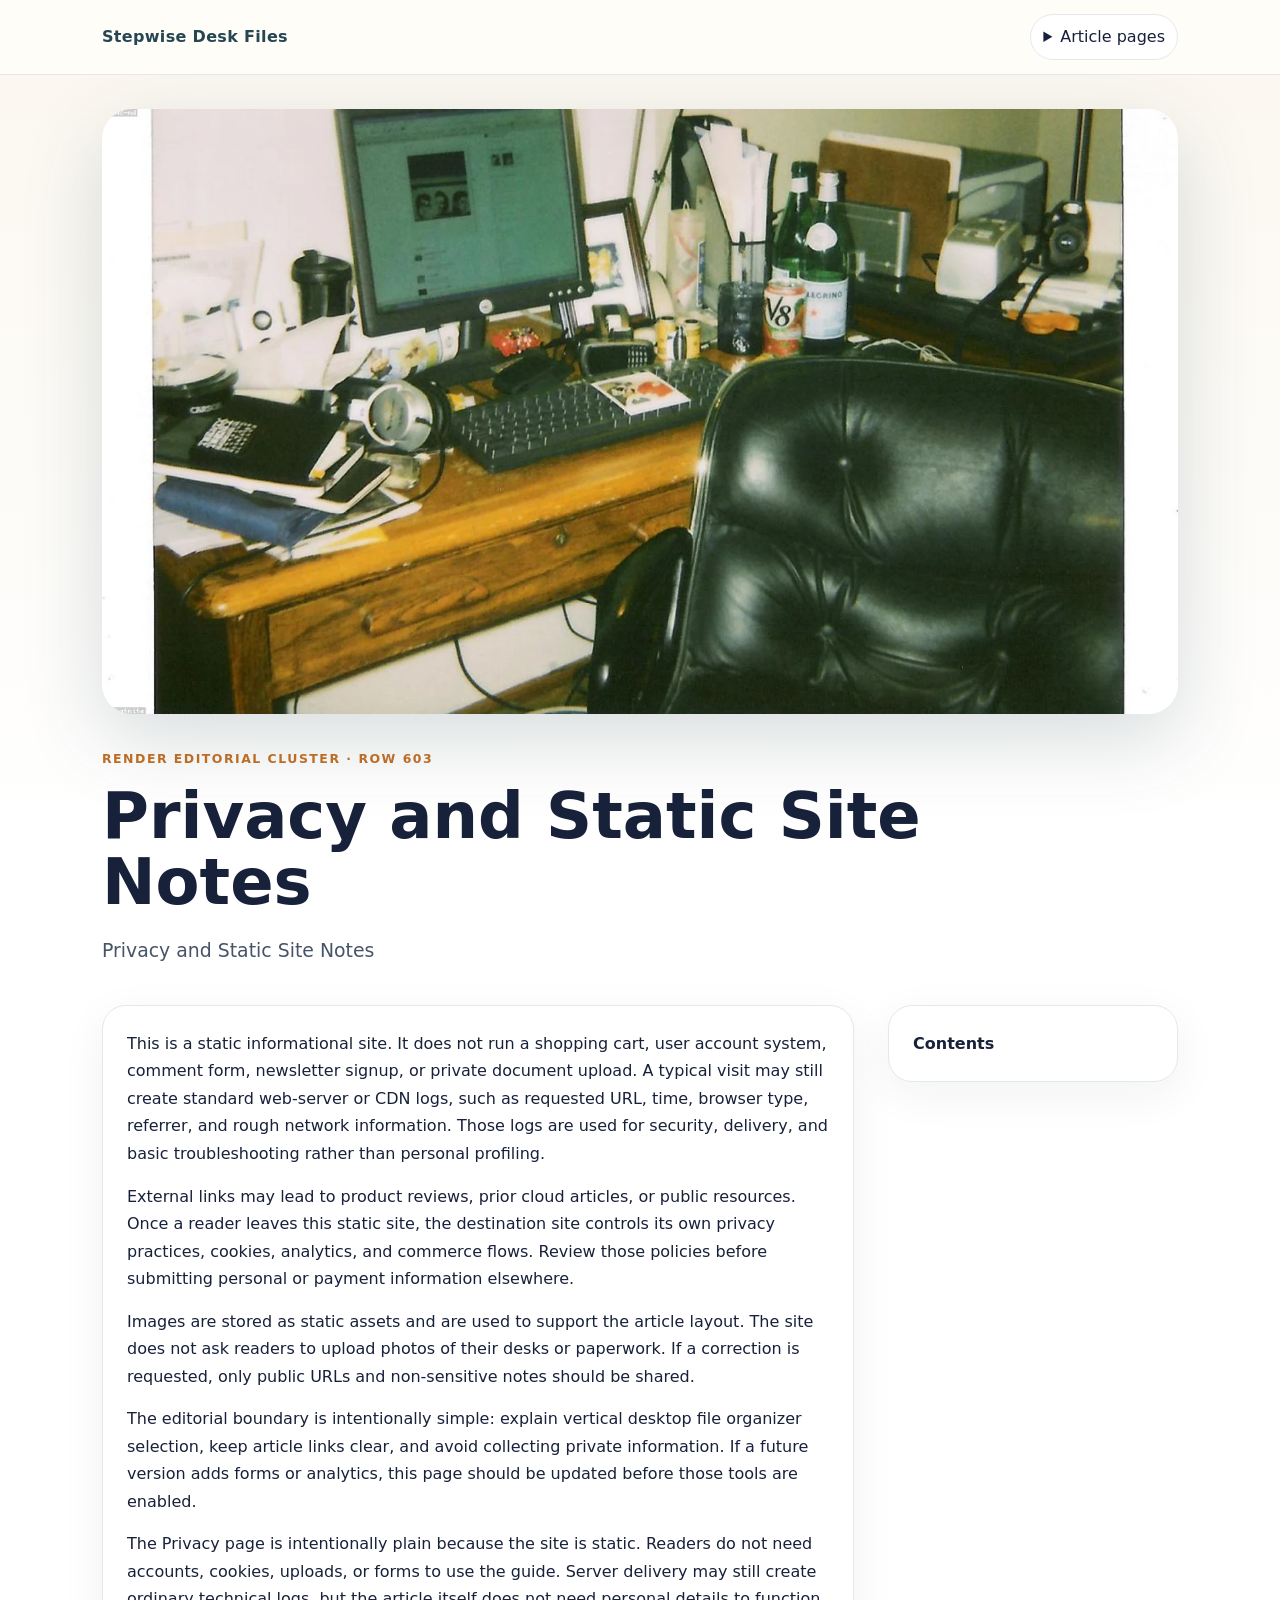
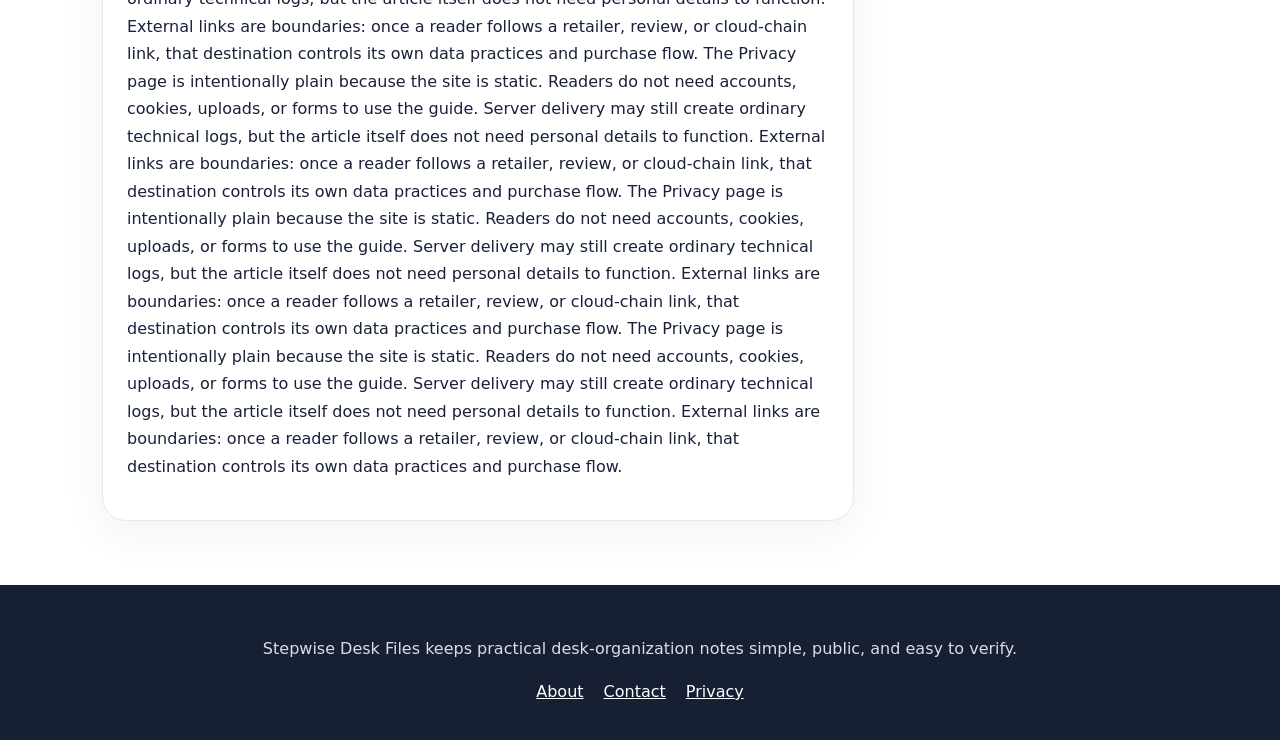
<file: public/privacy.html>
<!doctype html><html lang='en'><head><meta charset='utf-8'><meta name='viewport' content='width=device-width,initial-scale=1'><title>Privacy and Static Site Notes | Stepwise Desk Files</title><meta name='description' content='Privacy and Static Site Notes'><link rel='canonical' href='https://ls-file-organizers-step-603.onrender.com/privacy.html'><link rel='stylesheet' href='assets/style.css'><script type='application/ld+json'>{"@context": "https://schema.org", "@type": "Article", "headline": "Privacy and Static Site Notes", "url": "https://ls-file-organizers-step-603.onrender.com/privacy.html", "description": "Privacy and Static Site Notes"}</script></head><body><header class='top'><div class='bar'><a class='brand' href='index.html'>Stepwise Desk Files</a><nav class='nav'><details><summary>Article pages</summary><div class='menu'><a href='index.html'>Ranked Guide</a><a href='fit-sizing-clearance.html'>Fit, Sizing, and Clearance</a><a href='workflow-layout-handoff.html'>Workflow Layout and Handoff</a><a href='specs-compatibility.html'>Specs, Capacity, and Compatibility</a><a href='maintenance-durability-care.html'>Maintenance, Durability, and Care</a><a href='checklist-red-flags.html'>Checklist and Red Flags</a><a href='scenario-small-office.html'>Small Office Use Case</a></div></details></nav></div></header><section class='hero'><img class='hero-img' src='assets/stepped-paper-sorting-desk.webp' alt='Vertical desktop file organizer step design on a tidy work desk'><span class='kicker'>Render editorial cluster · row 603</span><h1>Privacy and Static Site Notes</h1><p class='deck'>Privacy and Static Site Notes</p></section><main class='wrap'><article class='card'><p>This is a static informational site. It does not run a shopping cart, user account system, comment form, newsletter signup, or private document upload. A typical visit may still create standard web-server or CDN logs, such as requested URL, time, browser type, referrer, and rough network information. Those logs are used for security, delivery, and basic troubleshooting rather than personal profiling.</p><p>External links may lead to product reviews, prior cloud articles, or public resources. Once a reader leaves this static site, the destination site controls its own privacy practices, cookies, analytics, and commerce flows. Review those policies before submitting personal or payment information elsewhere.</p><p>Images are stored as static assets and are used to support the article layout. The site does not ask readers to upload photos of their desks or paperwork. If a correction is requested, only public URLs and non-sensitive notes should be shared.</p><p>The editorial boundary is intentionally simple: explain vertical desktop file organizer selection, keep article links clear, and avoid collecting private information. If a future version adds forms or analytics, this page should be updated before those tools are enabled.</p><p>The Privacy page is intentionally plain because the site is static. Readers do not need accounts, cookies, uploads, or forms to use the guide. Server delivery may still create ordinary technical logs, but the article itself does not need personal details to function. External links are boundaries: once a reader follows a retailer, review, or cloud-chain link, that destination controls its own data practices and purchase flow. The Privacy page is intentionally plain because the site is static. Readers do not need accounts, cookies, uploads, or forms to use the guide. Server delivery may still create ordinary technical logs, but the article itself does not need personal details to function. External links are boundaries: once a reader follows a retailer, review, or cloud-chain link, that destination controls its own data practices and purchase flow. The Privacy page is intentionally plain because the site is static. Readers do not need accounts, cookies, uploads, or forms to use the guide. Server delivery may still create ordinary technical logs, but the article itself does not need personal details to function. External links are boundaries: once a reader follows a retailer, review, or cloud-chain link, that destination controls its own data practices and purchase flow. The Privacy page is intentionally plain because the site is static. Readers do not need accounts, cookies, uploads, or forms to use the guide. Server delivery may still create ordinary technical logs, but the article itself does not need personal details to function. External links are boundaries: once a reader follows a retailer, review, or cloud-chain link, that destination controls its own data practices and purchase flow. </p></article><aside><div class='toc'><strong>Contents</strong></div></aside></main><footer><p>Stepwise Desk Files keeps practical desk-organization notes simple, public, and easy to verify.</p><a href='about.html'>About</a><a href='contact.html'>Contact</a><a href='privacy.html'>Privacy</a></footer></body></html>
</file>
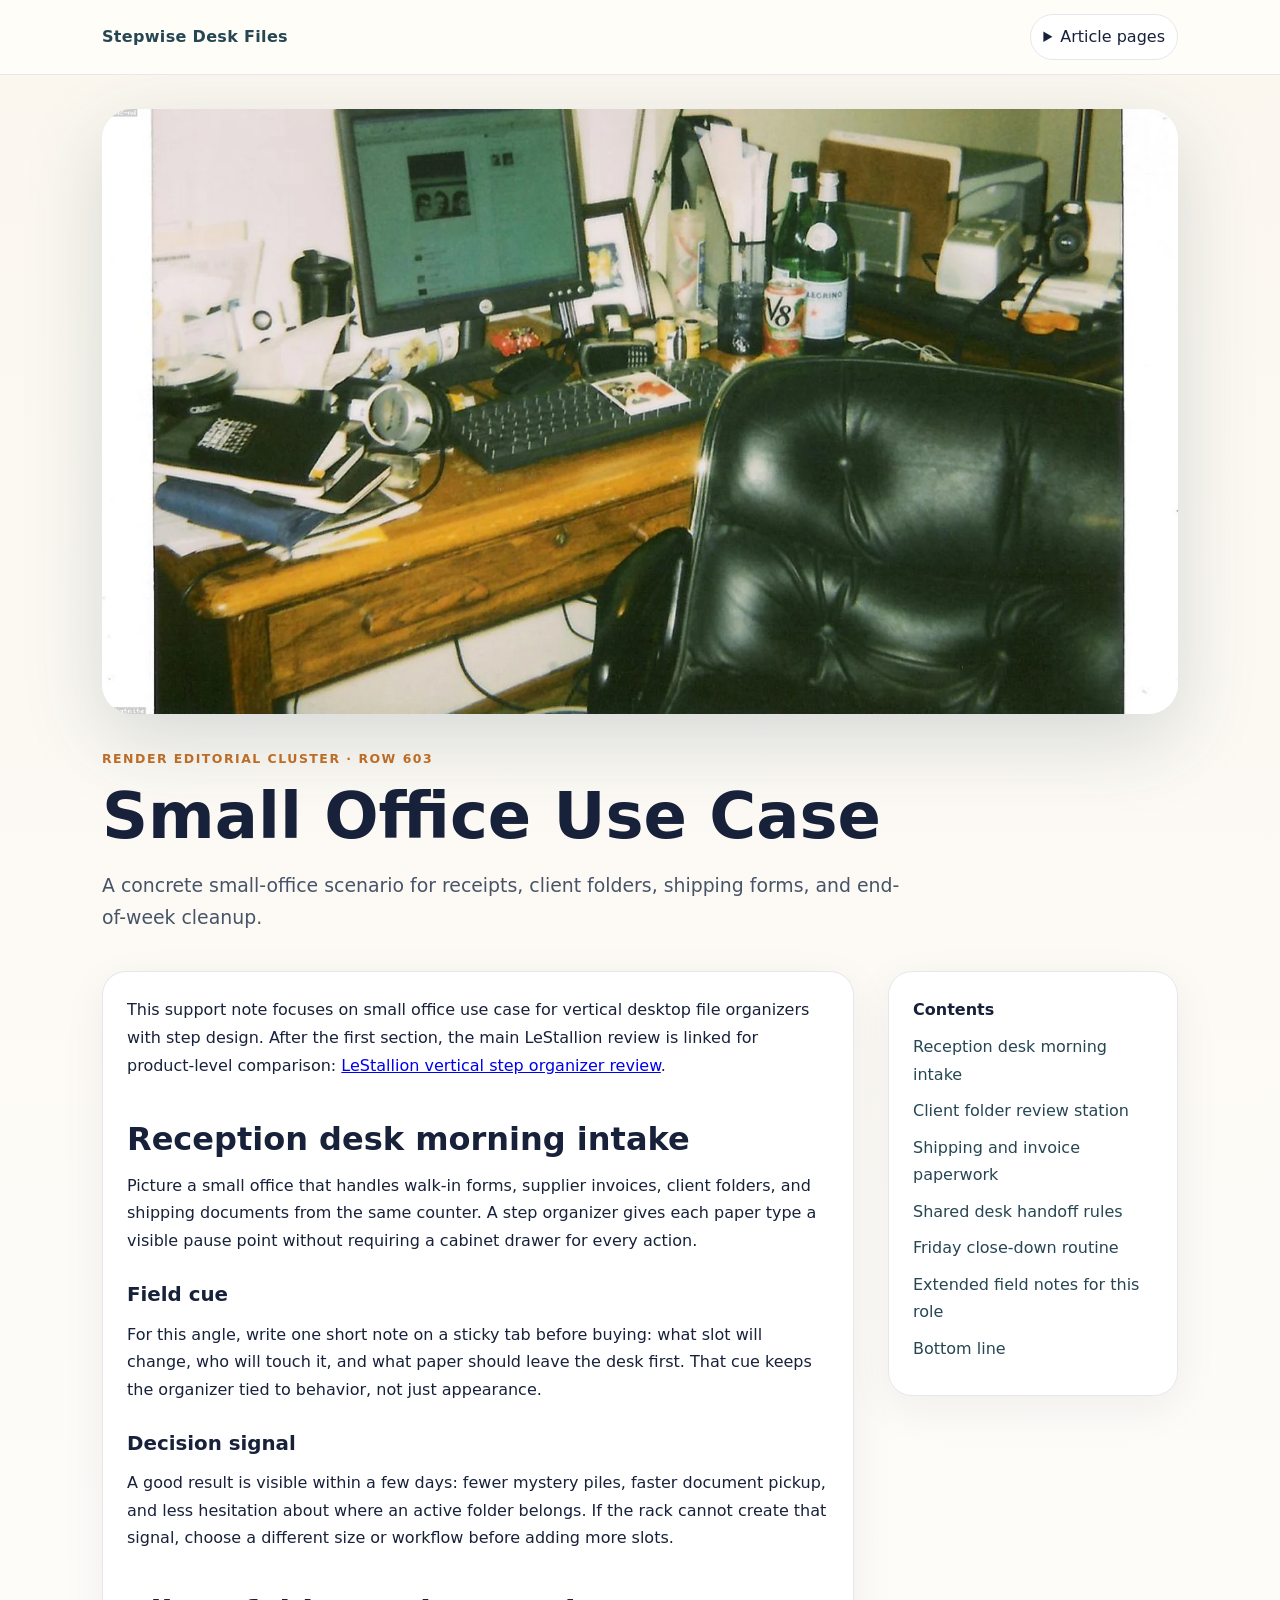
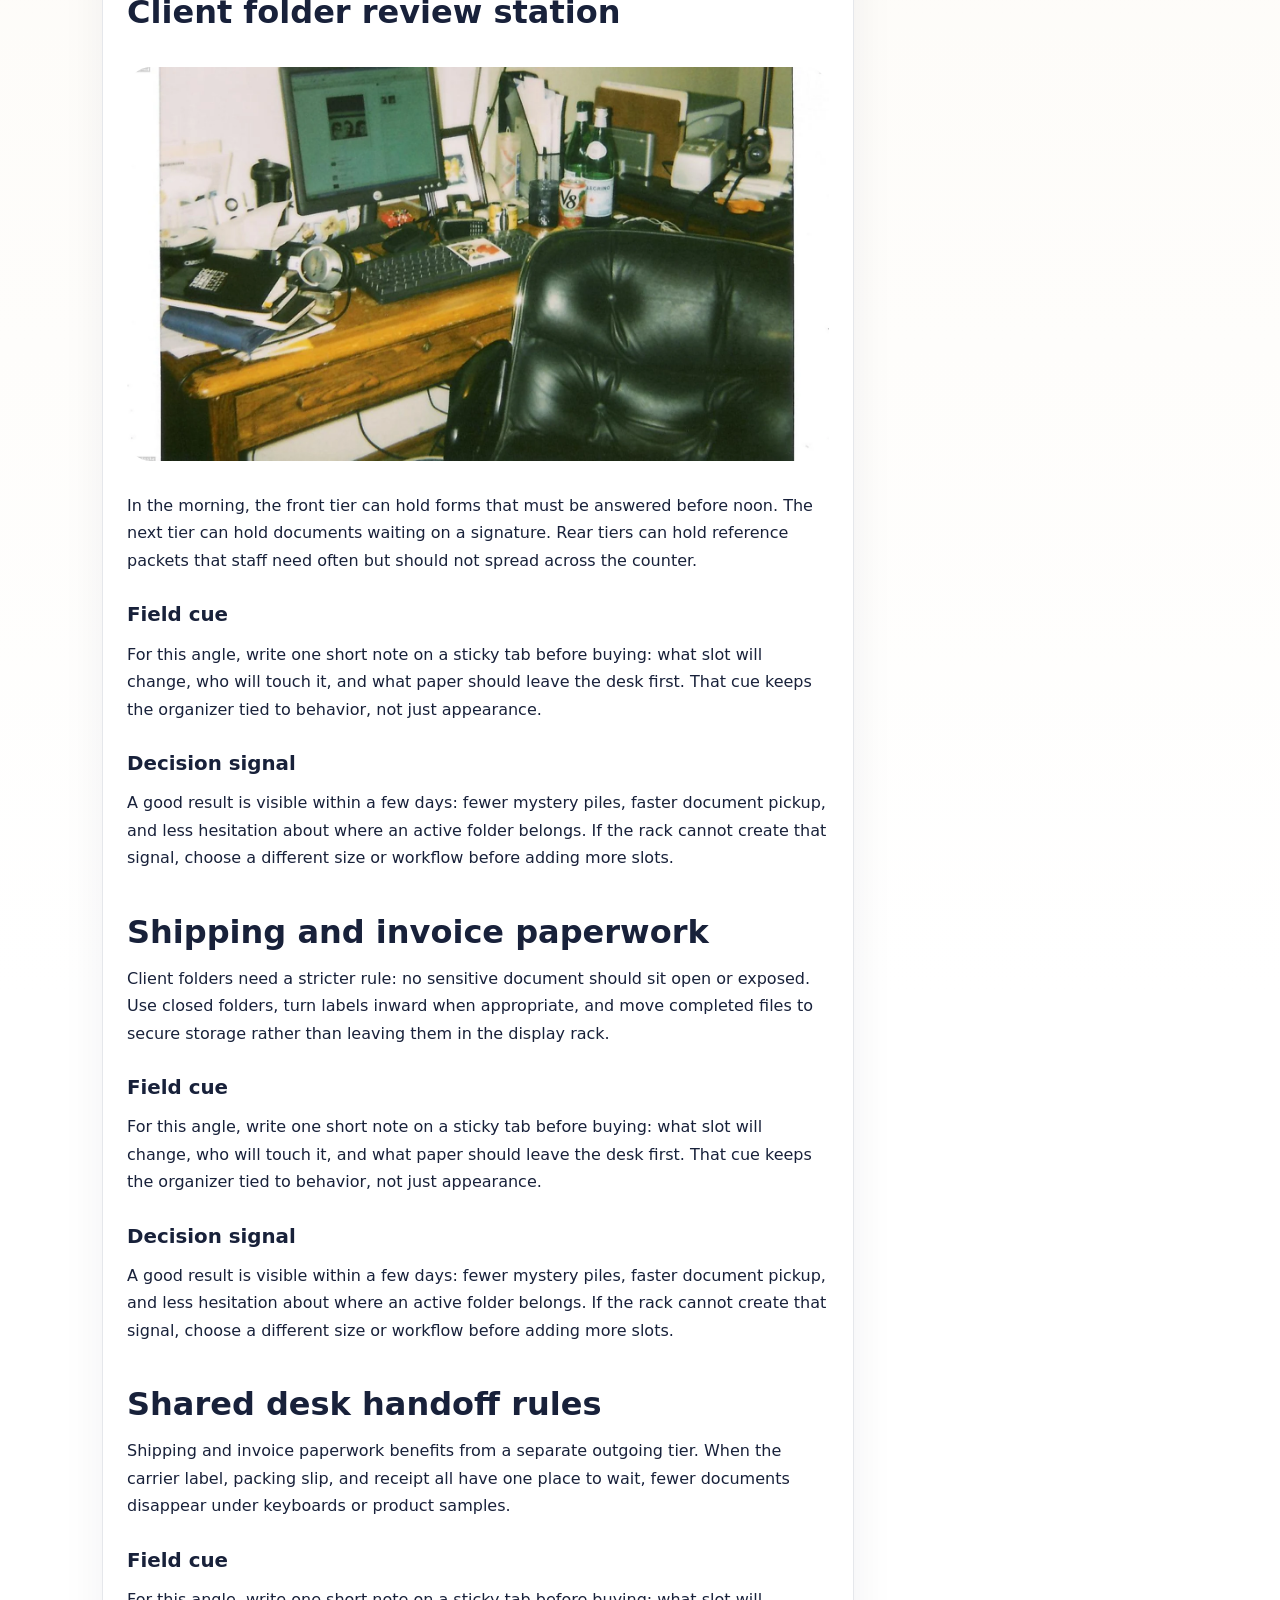
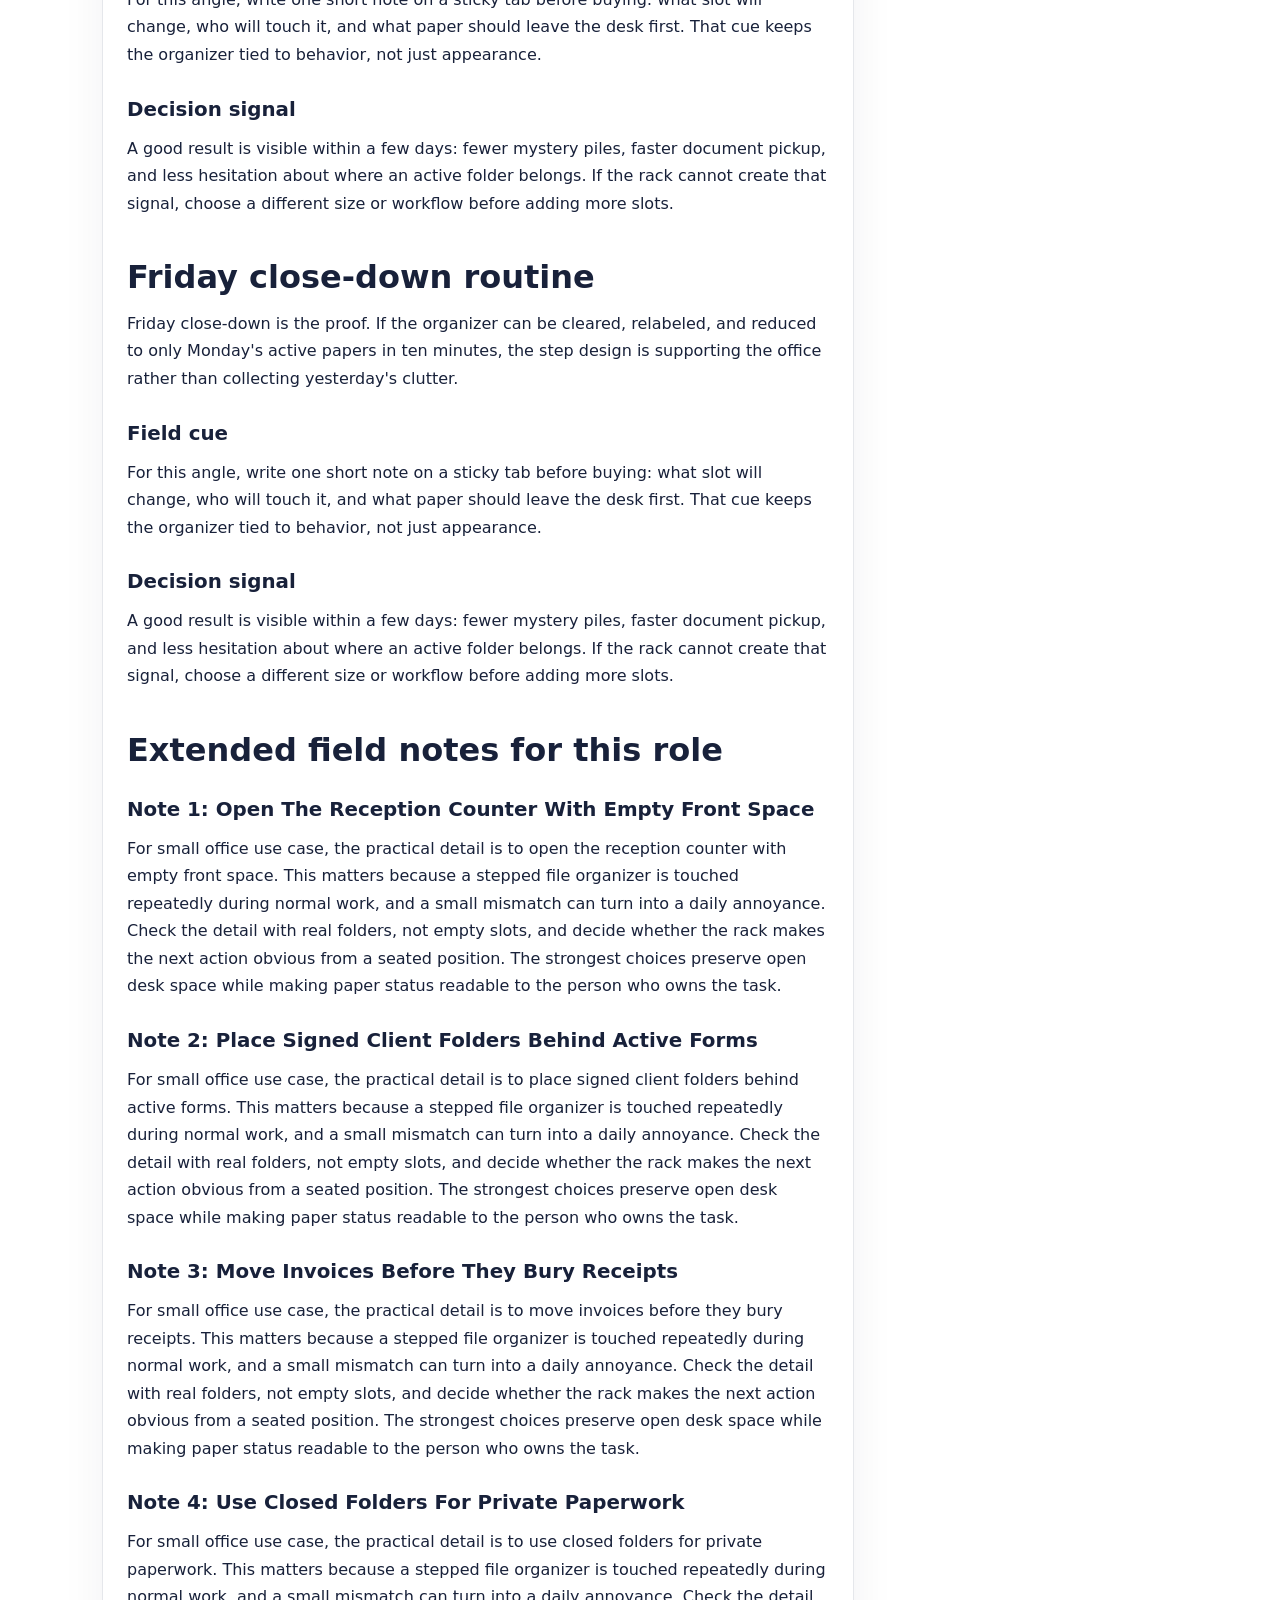
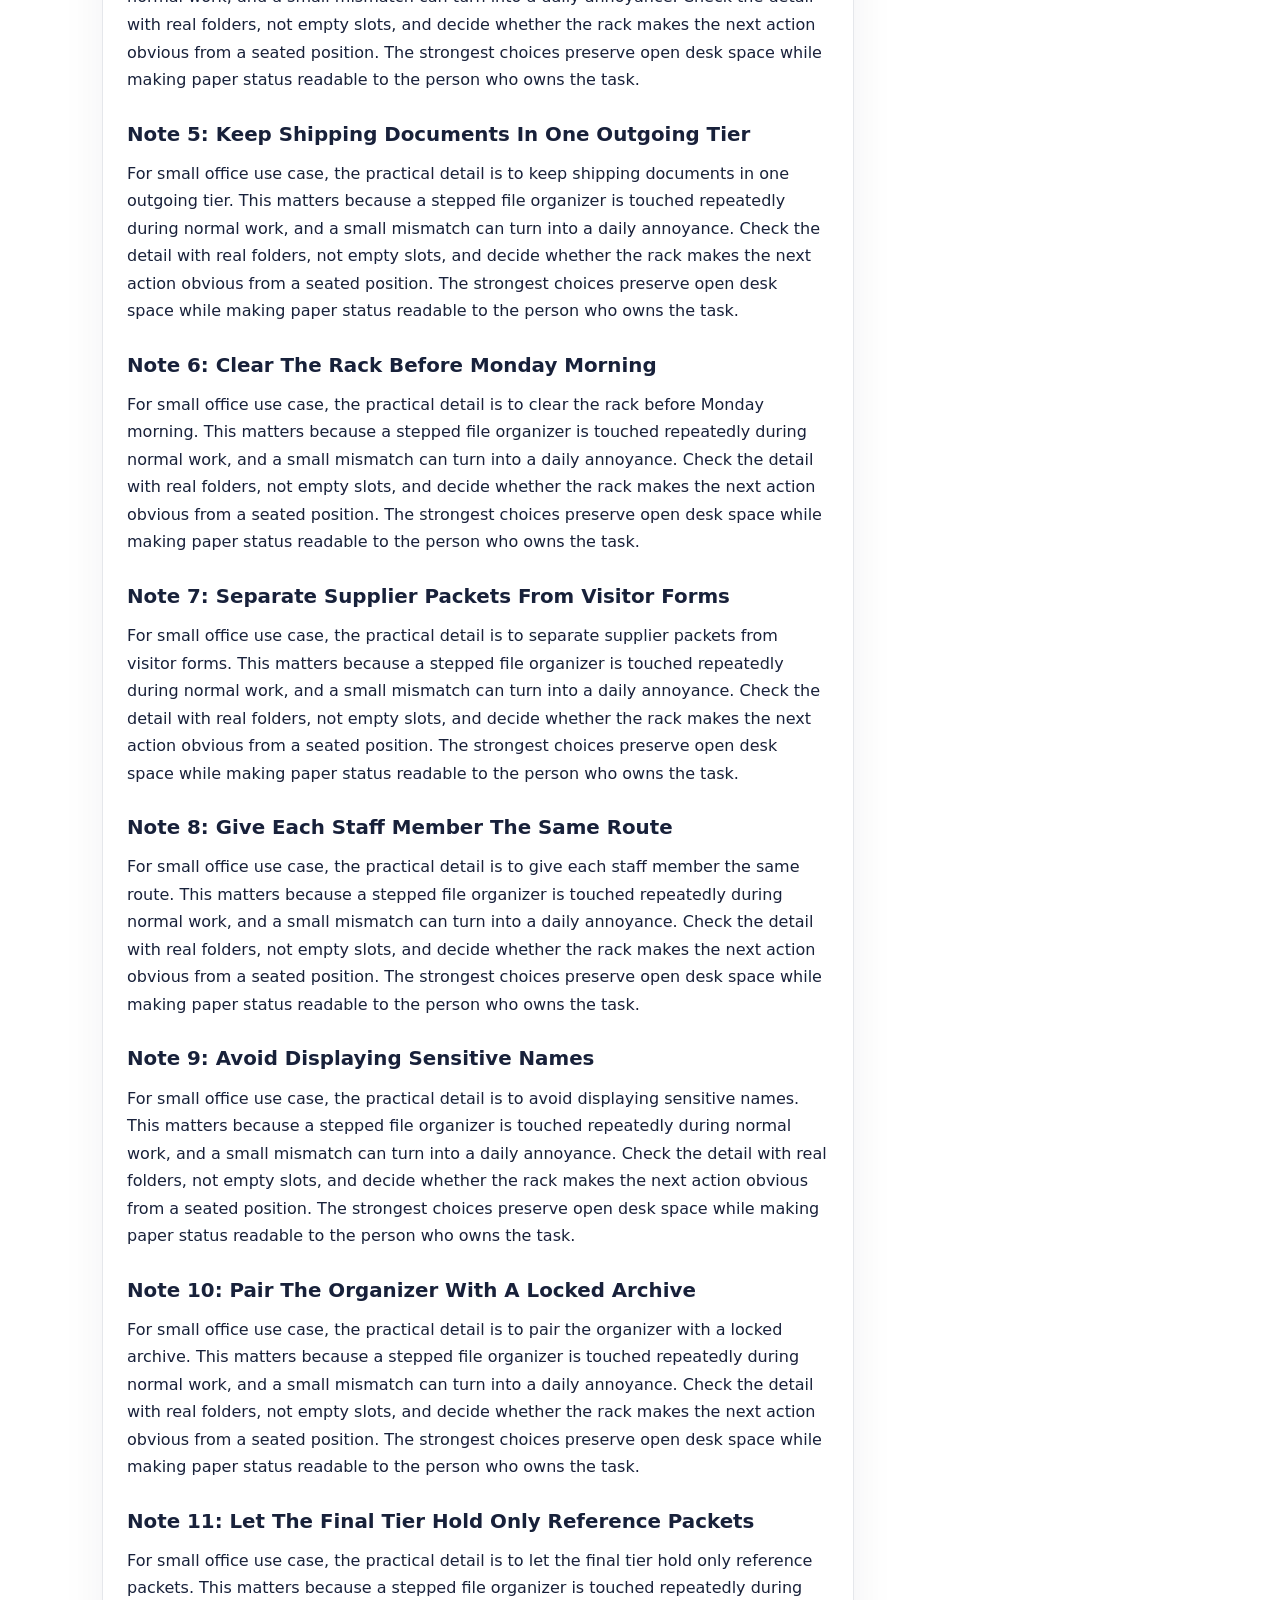
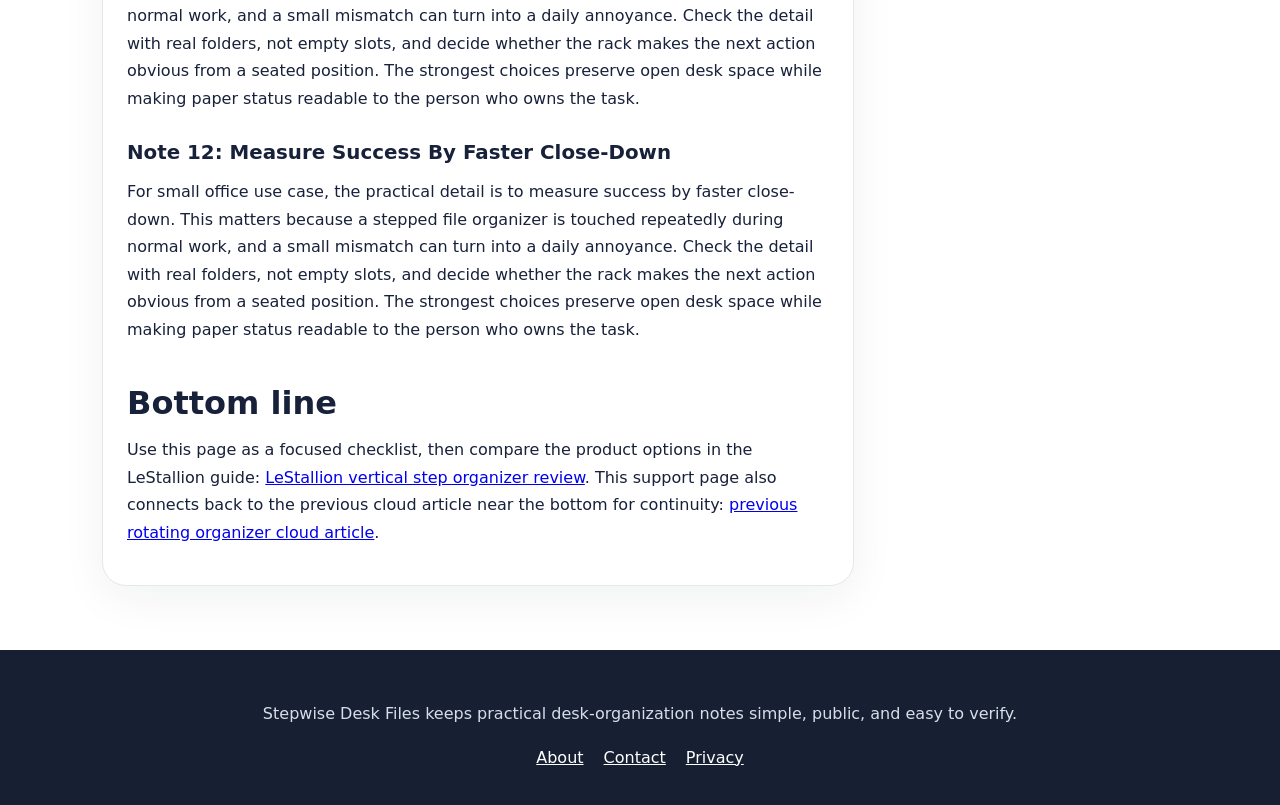
<file: public/scenario-small-office.html>
<!doctype html><html lang='en'><head><meta charset='utf-8'><meta name='viewport' content='width=device-width,initial-scale=1'><title>Small Office Use Case | Stepwise Desk Files</title><meta name='description' content='A concrete small-office scenario for receipts, client folders, shipping forms, and end-of-week cleanup.'><link rel='canonical' href='https://ls-file-organizers-step-603.onrender.com/scenario-small-office.html'><link rel='stylesheet' href='assets/style.css'><script type='application/ld+json'>{"@context": "https://schema.org", "@type": "Article", "headline": "Small Office Use Case", "url": "https://ls-file-organizers-step-603.onrender.com/scenario-small-office.html", "description": "A concrete small-office scenario for receipts, client folders, shipping forms, and end-of-week cleanup."}</script></head><body><header class='top'><div class='bar'><a class='brand' href='index.html'>Stepwise Desk Files</a><nav class='nav'><details><summary>Article pages</summary><div class='menu'><a href='index.html'>Ranked Guide</a><a href='fit-sizing-clearance.html'>Fit, Sizing, and Clearance</a><a href='workflow-layout-handoff.html'>Workflow Layout and Handoff</a><a href='specs-compatibility.html'>Specs, Capacity, and Compatibility</a><a href='maintenance-durability-care.html'>Maintenance, Durability, and Care</a><a href='checklist-red-flags.html'>Checklist and Red Flags</a><a href='scenario-small-office.html'>Small Office Use Case</a></div></details></nav></div></header><section class='hero'><img class='hero-img' src='assets/stepped-paper-sorting-desk.webp' alt='Vertical desktop file organizer step design on a tidy work desk'><span class='kicker'>Render editorial cluster · row 603</span><h1>Small Office Use Case</h1><p class='deck'>A concrete small-office scenario for receipts, client folders, shipping forms, and end-of-week cleanup.</p></section><main class='wrap'><article class='card'><p>This support note focuses on small office use case for vertical desktop file organizers with step design. After the first section, the main LeStallion review is linked for product-level comparison: <a href='https://lestallion.com/blogs/product-reviews/best-vertical-desktop-file-organizers-with-step-design'>LeStallion vertical step organizer review</a>.</p><h2 id='reception-desk-morning-intake'>Reception desk morning intake</h2><p>Picture a small office that handles walk-in forms, supplier invoices, client folders, and shipping documents from the same counter. A step organizer gives each paper type a visible pause point without requiring a cabinet drawer for every action.</p><h3>Field cue</h3><p>For this angle, write one short note on a sticky tab before buying: what slot will change, who will touch it, and what paper should leave the desk first. That cue keeps the organizer tied to behavior, not just appearance.</p><h3>Decision signal</h3><p>A good result is visible within a few days: fewer mystery piles, faster document pickup, and less hesitation about where an active folder belongs. If the rack cannot create that signal, choose a different size or workflow before adding more slots.</p><h2 id='client-folder-review-station'>Client folder review station</h2><img class='mid-img' src='assets/stepped-paper-sorting-desk.webp' alt='Step style paper organizer with folders arranged by priority'><p>In the morning, the front tier can hold forms that must be answered before noon. The next tier can hold documents waiting on a signature. Rear tiers can hold reference packets that staff need often but should not spread across the counter.</p><h3>Field cue</h3><p>For this angle, write one short note on a sticky tab before buying: what slot will change, who will touch it, and what paper should leave the desk first. That cue keeps the organizer tied to behavior, not just appearance.</p><h3>Decision signal</h3><p>A good result is visible within a few days: fewer mystery piles, faster document pickup, and less hesitation about where an active folder belongs. If the rack cannot create that signal, choose a different size or workflow before adding more slots.</p><h2 id='shipping-and-invoice-paperwork'>Shipping and invoice paperwork</h2><p>Client folders need a stricter rule: no sensitive document should sit open or exposed. Use closed folders, turn labels inward when appropriate, and move completed files to secure storage rather than leaving them in the display rack.</p><h3>Field cue</h3><p>For this angle, write one short note on a sticky tab before buying: what slot will change, who will touch it, and what paper should leave the desk first. That cue keeps the organizer tied to behavior, not just appearance.</p><h3>Decision signal</h3><p>A good result is visible within a few days: fewer mystery piles, faster document pickup, and less hesitation about where an active folder belongs. If the rack cannot create that signal, choose a different size or workflow before adding more slots.</p><h2 id='shared-desk-handoff-rules'>Shared desk handoff rules</h2><p>Shipping and invoice paperwork benefits from a separate outgoing tier. When the carrier label, packing slip, and receipt all have one place to wait, fewer documents disappear under keyboards or product samples.</p><h3>Field cue</h3><p>For this angle, write one short note on a sticky tab before buying: what slot will change, who will touch it, and what paper should leave the desk first. That cue keeps the organizer tied to behavior, not just appearance.</p><h3>Decision signal</h3><p>A good result is visible within a few days: fewer mystery piles, faster document pickup, and less hesitation about where an active folder belongs. If the rack cannot create that signal, choose a different size or workflow before adding more slots.</p><h2 id='friday-close-down-routine'>Friday close-down routine</h2><p>Friday close-down is the proof. If the organizer can be cleared, relabeled, and reduced to only Monday&#x27;s active papers in ten minutes, the step design is supporting the office rather than collecting yesterday&#x27;s clutter.</p><h3>Field cue</h3><p>For this angle, write one short note on a sticky tab before buying: what slot will change, who will touch it, and what paper should leave the desk first. That cue keeps the organizer tied to behavior, not just appearance.</p><h3>Decision signal</h3><p>A good result is visible within a few days: fewer mystery piles, faster document pickup, and less hesitation about where an active folder belongs. If the rack cannot create that signal, choose a different size or workflow before adding more slots.</p><h2 id='extended-field-notes-for-this-role'>Extended field notes for this role</h2><h3>Note 1: Open The Reception Counter With Empty Front Space</h3><p>For small office use case, the practical detail is to open the reception counter with empty front space. This matters because a stepped file organizer is touched repeatedly during normal work, and a small mismatch can turn into a daily annoyance. Check the detail with real folders, not empty slots, and decide whether the rack makes the next action obvious from a seated position. The strongest choices preserve open desk space while making paper status readable to the person who owns the task.</p><h3>Note 2: Place Signed Client Folders Behind Active Forms</h3><p>For small office use case, the practical detail is to place signed client folders behind active forms. This matters because a stepped file organizer is touched repeatedly during normal work, and a small mismatch can turn into a daily annoyance. Check the detail with real folders, not empty slots, and decide whether the rack makes the next action obvious from a seated position. The strongest choices preserve open desk space while making paper status readable to the person who owns the task.</p><h3>Note 3: Move Invoices Before They Bury Receipts</h3><p>For small office use case, the practical detail is to move invoices before they bury receipts. This matters because a stepped file organizer is touched repeatedly during normal work, and a small mismatch can turn into a daily annoyance. Check the detail with real folders, not empty slots, and decide whether the rack makes the next action obvious from a seated position. The strongest choices preserve open desk space while making paper status readable to the person who owns the task.</p><h3>Note 4: Use Closed Folders For Private Paperwork</h3><p>For small office use case, the practical detail is to use closed folders for private paperwork. This matters because a stepped file organizer is touched repeatedly during normal work, and a small mismatch can turn into a daily annoyance. Check the detail with real folders, not empty slots, and decide whether the rack makes the next action obvious from a seated position. The strongest choices preserve open desk space while making paper status readable to the person who owns the task.</p><h3>Note 5: Keep Shipping Documents In One Outgoing Tier</h3><p>For small office use case, the practical detail is to keep shipping documents in one outgoing tier. This matters because a stepped file organizer is touched repeatedly during normal work, and a small mismatch can turn into a daily annoyance. Check the detail with real folders, not empty slots, and decide whether the rack makes the next action obvious from a seated position. The strongest choices preserve open desk space while making paper status readable to the person who owns the task.</p><h3>Note 6: Clear The Rack Before Monday Morning</h3><p>For small office use case, the practical detail is to clear the rack before Monday morning. This matters because a stepped file organizer is touched repeatedly during normal work, and a small mismatch can turn into a daily annoyance. Check the detail with real folders, not empty slots, and decide whether the rack makes the next action obvious from a seated position. The strongest choices preserve open desk space while making paper status readable to the person who owns the task.</p><h3>Note 7: Separate Supplier Packets From Visitor Forms</h3><p>For small office use case, the practical detail is to separate supplier packets from visitor forms. This matters because a stepped file organizer is touched repeatedly during normal work, and a small mismatch can turn into a daily annoyance. Check the detail with real folders, not empty slots, and decide whether the rack makes the next action obvious from a seated position. The strongest choices preserve open desk space while making paper status readable to the person who owns the task.</p><h3>Note 8: Give Each Staff Member The Same Route</h3><p>For small office use case, the practical detail is to give each staff member the same route. This matters because a stepped file organizer is touched repeatedly during normal work, and a small mismatch can turn into a daily annoyance. Check the detail with real folders, not empty slots, and decide whether the rack makes the next action obvious from a seated position. The strongest choices preserve open desk space while making paper status readable to the person who owns the task.</p><h3>Note 9: Avoid Displaying Sensitive Names</h3><p>For small office use case, the practical detail is to avoid displaying sensitive names. This matters because a stepped file organizer is touched repeatedly during normal work, and a small mismatch can turn into a daily annoyance. Check the detail with real folders, not empty slots, and decide whether the rack makes the next action obvious from a seated position. The strongest choices preserve open desk space while making paper status readable to the person who owns the task.</p><h3>Note 10: Pair The Organizer With A Locked Archive</h3><p>For small office use case, the practical detail is to pair the organizer with a locked archive. This matters because a stepped file organizer is touched repeatedly during normal work, and a small mismatch can turn into a daily annoyance. Check the detail with real folders, not empty slots, and decide whether the rack makes the next action obvious from a seated position. The strongest choices preserve open desk space while making paper status readable to the person who owns the task.</p><h3>Note 11: Let The Final Tier Hold Only Reference Packets</h3><p>For small office use case, the practical detail is to let the final tier hold only reference packets. This matters because a stepped file organizer is touched repeatedly during normal work, and a small mismatch can turn into a daily annoyance. Check the detail with real folders, not empty slots, and decide whether the rack makes the next action obvious from a seated position. The strongest choices preserve open desk space while making paper status readable to the person who owns the task.</p><h3>Note 12: Measure Success By Faster Close-Down</h3><p>For small office use case, the practical detail is to measure success by faster close-down. This matters because a stepped file organizer is touched repeatedly during normal work, and a small mismatch can turn into a daily annoyance. Check the detail with real folders, not empty slots, and decide whether the rack makes the next action obvious from a seated position. The strongest choices preserve open desk space while making paper status readable to the person who owns the task.</p><h2 id='bottom-line'>Bottom line</h2><p>Use this page as a focused checklist, then compare the product options in the LeStallion guide: <a href='https://lestallion.com/blogs/product-reviews/best-vertical-desktop-file-organizers-with-step-design'>LeStallion vertical step organizer review</a>. This support page also connects back to the previous cloud article near the bottom for continuity: <a href='https://ls-rotating-organizers-602.surge.sh/index.html'>previous rotating organizer cloud article</a>.</p></article><aside><div class='toc'><strong>Contents</strong><a href='#reception-desk-morning-intake'>Reception desk morning intake</a><a href='#client-folder-review-station'>Client folder review station</a><a href='#shipping-and-invoice-paperwork'>Shipping and invoice paperwork</a><a href='#shared-desk-handoff-rules'>Shared desk handoff rules</a><a href='#friday-close-down-routine'>Friday close-down routine</a><a href='#extended-field-notes-for-this-role'>Extended field notes for this role</a><a href='#bottom-line'>Bottom line</a></div></aside></main><footer><p>Stepwise Desk Files keeps practical desk-organization notes simple, public, and easy to verify.</p><a href='about.html'>About</a><a href='contact.html'>Contact</a><a href='privacy.html'>Privacy</a></footer></body></html>
</file>
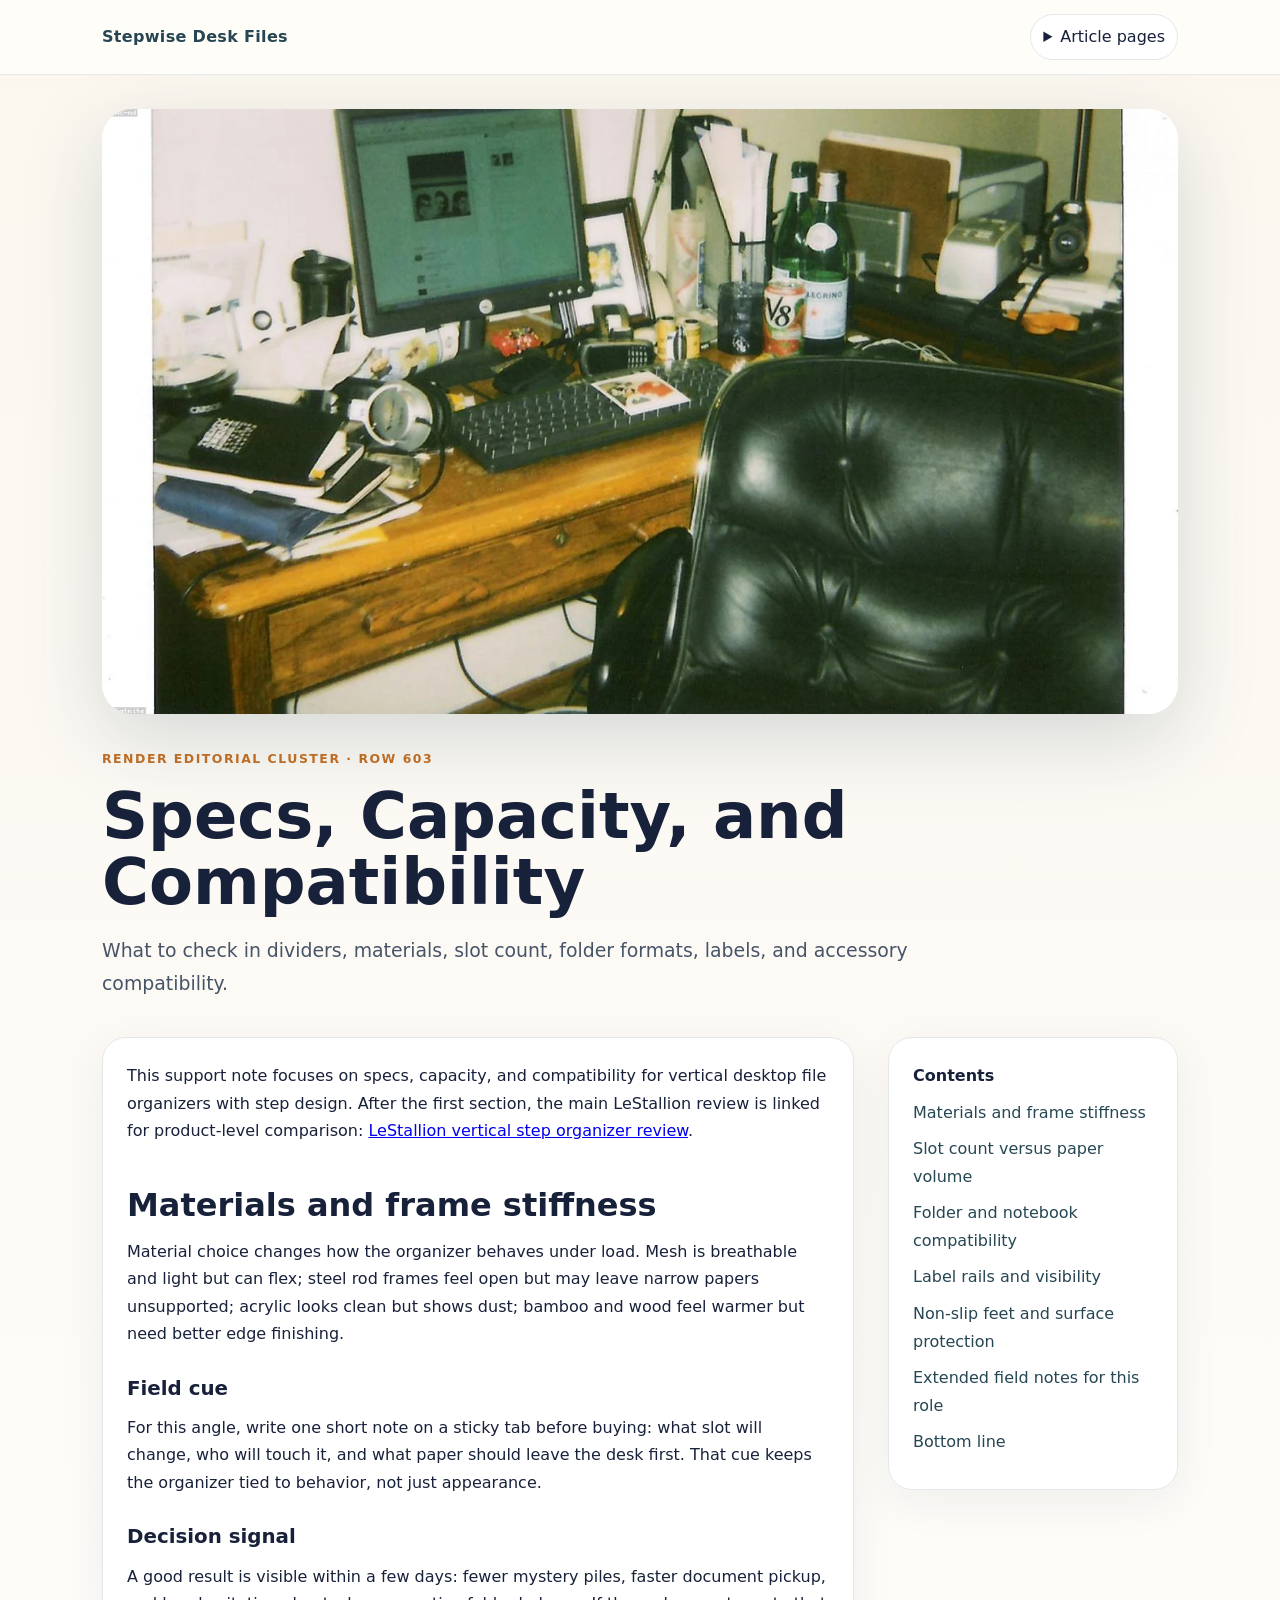
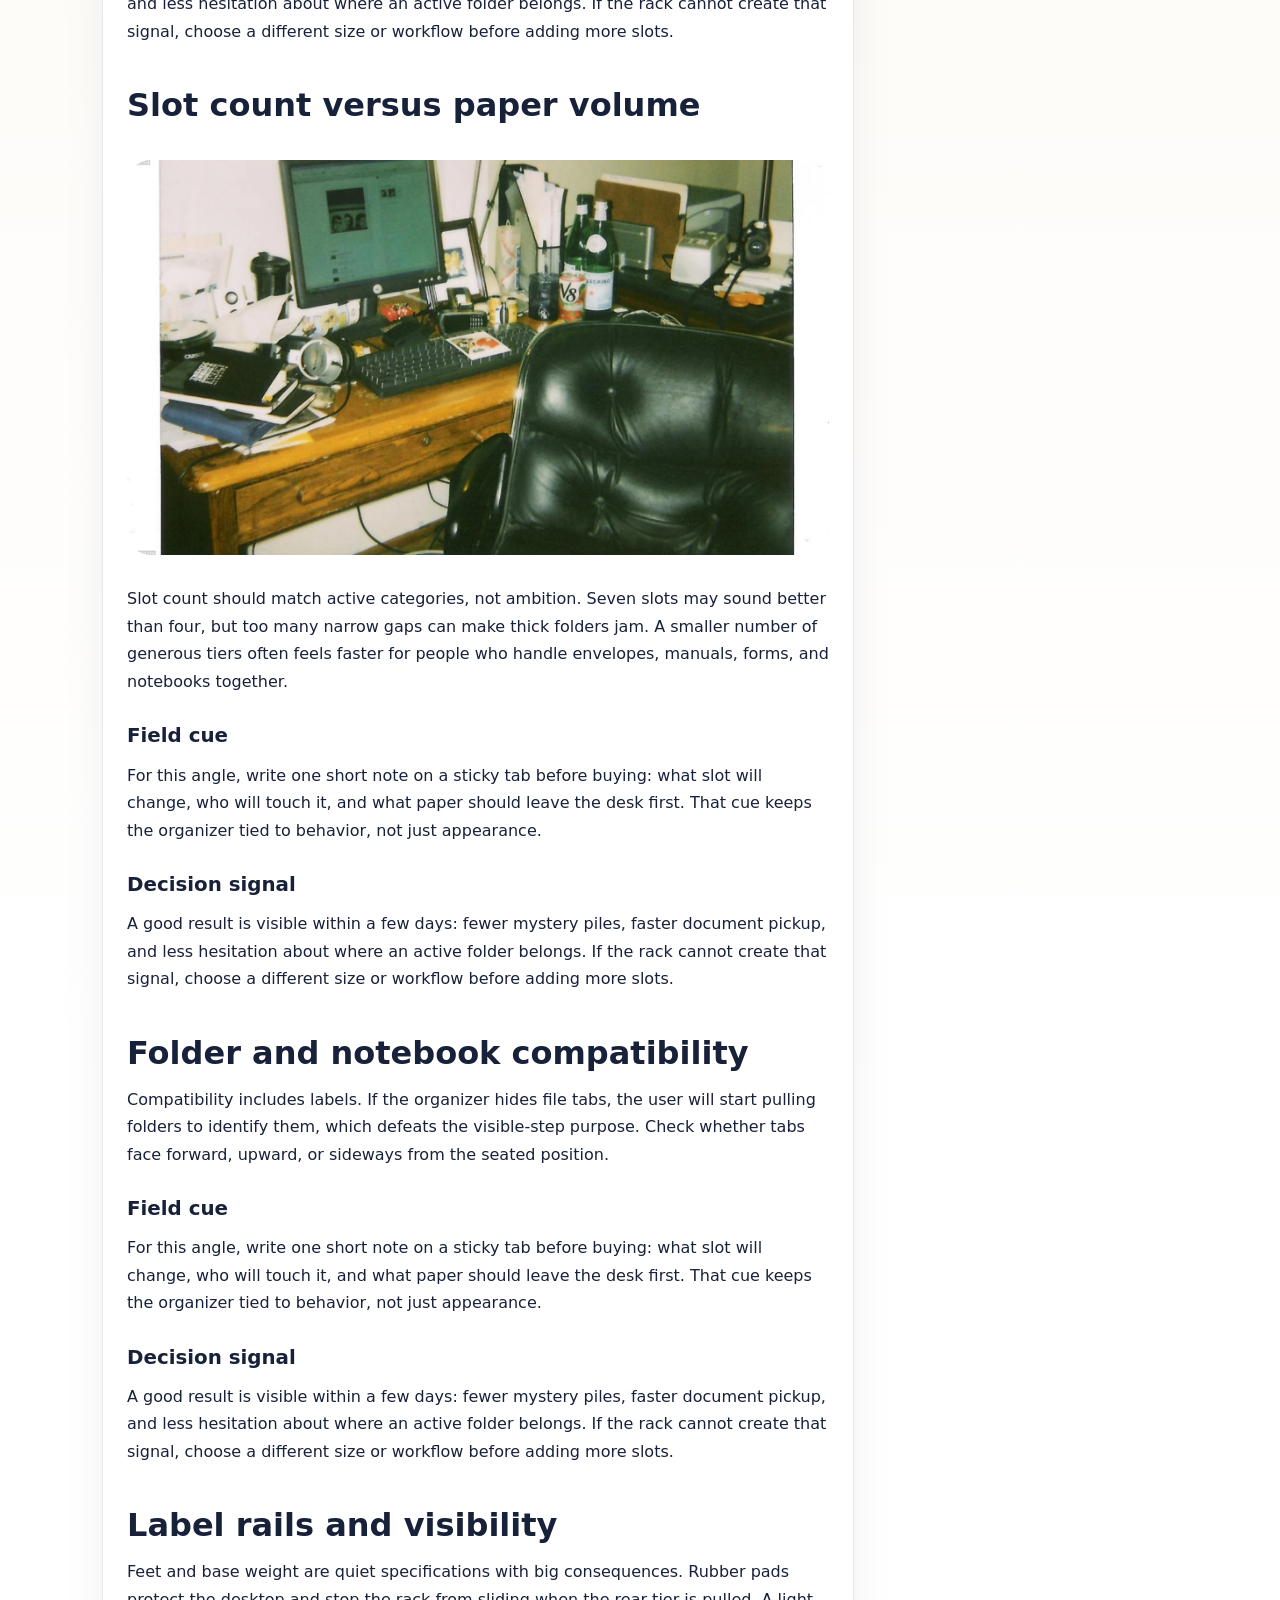
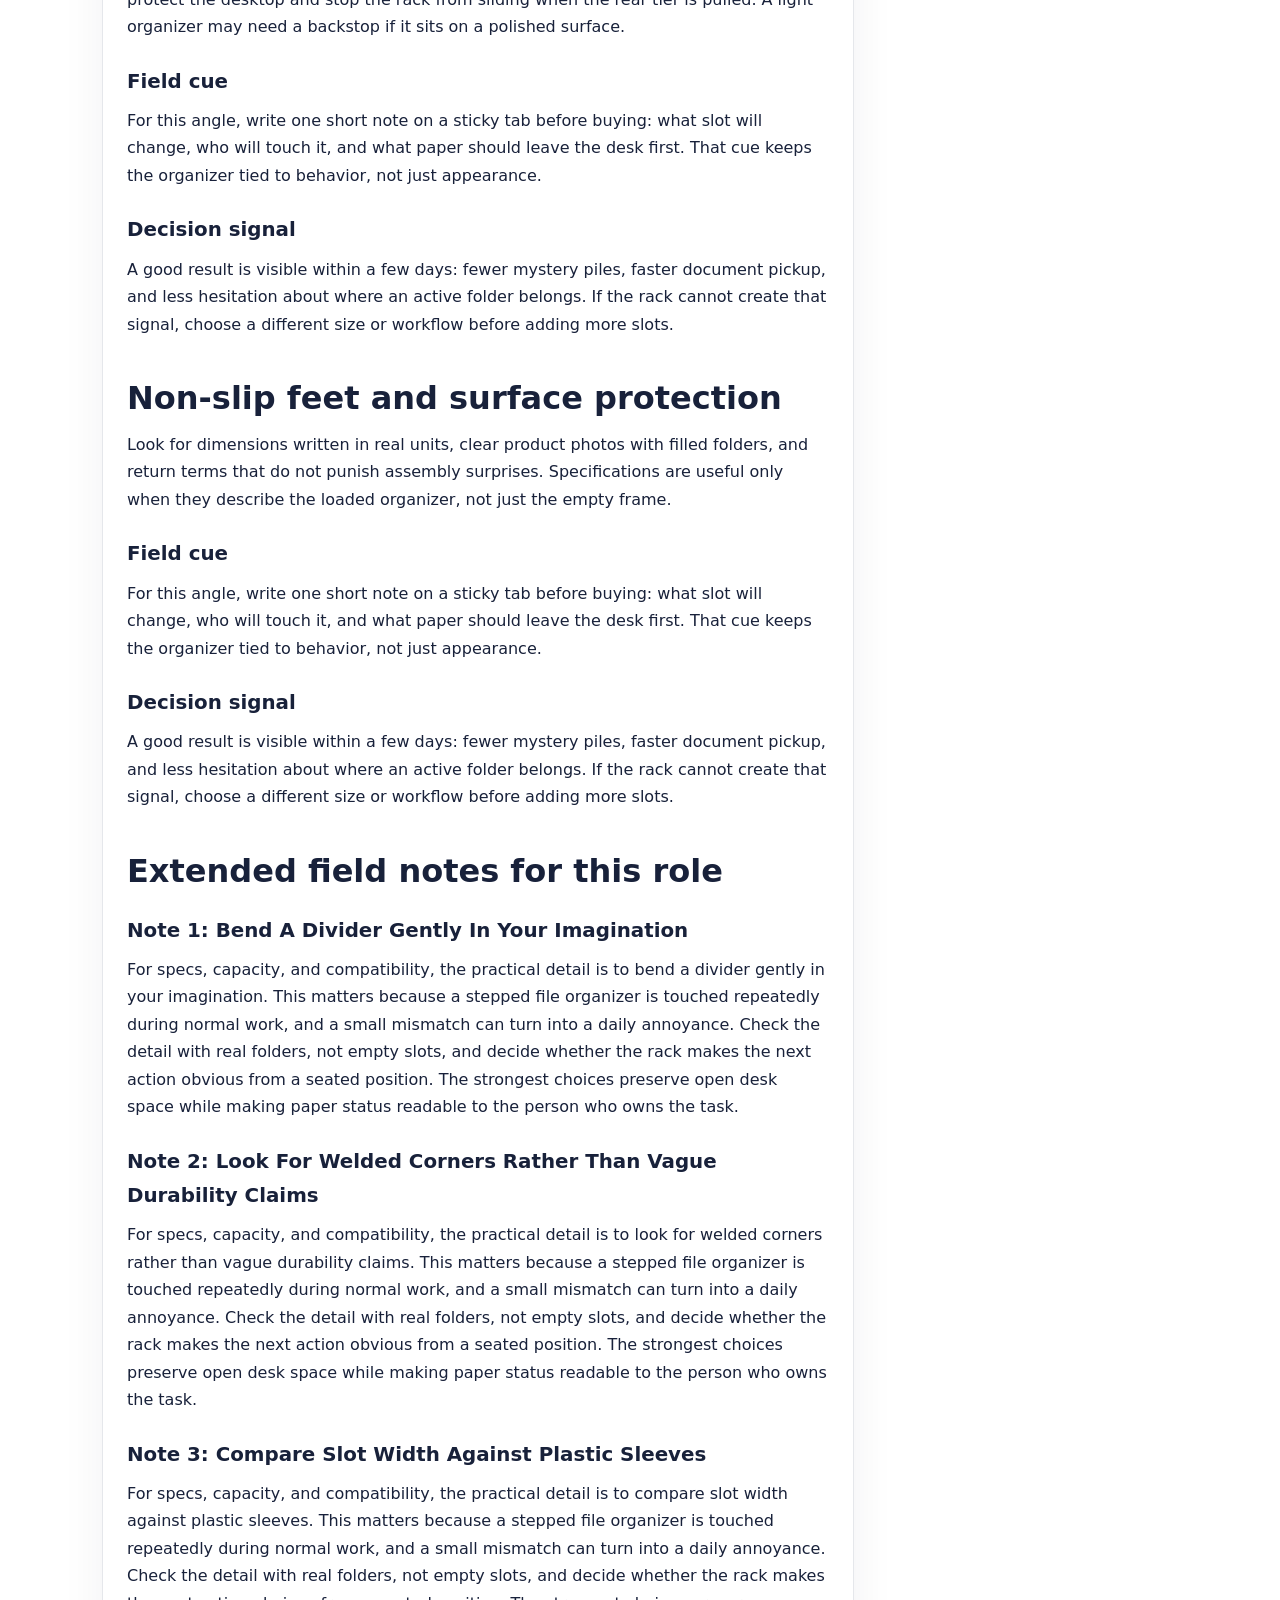
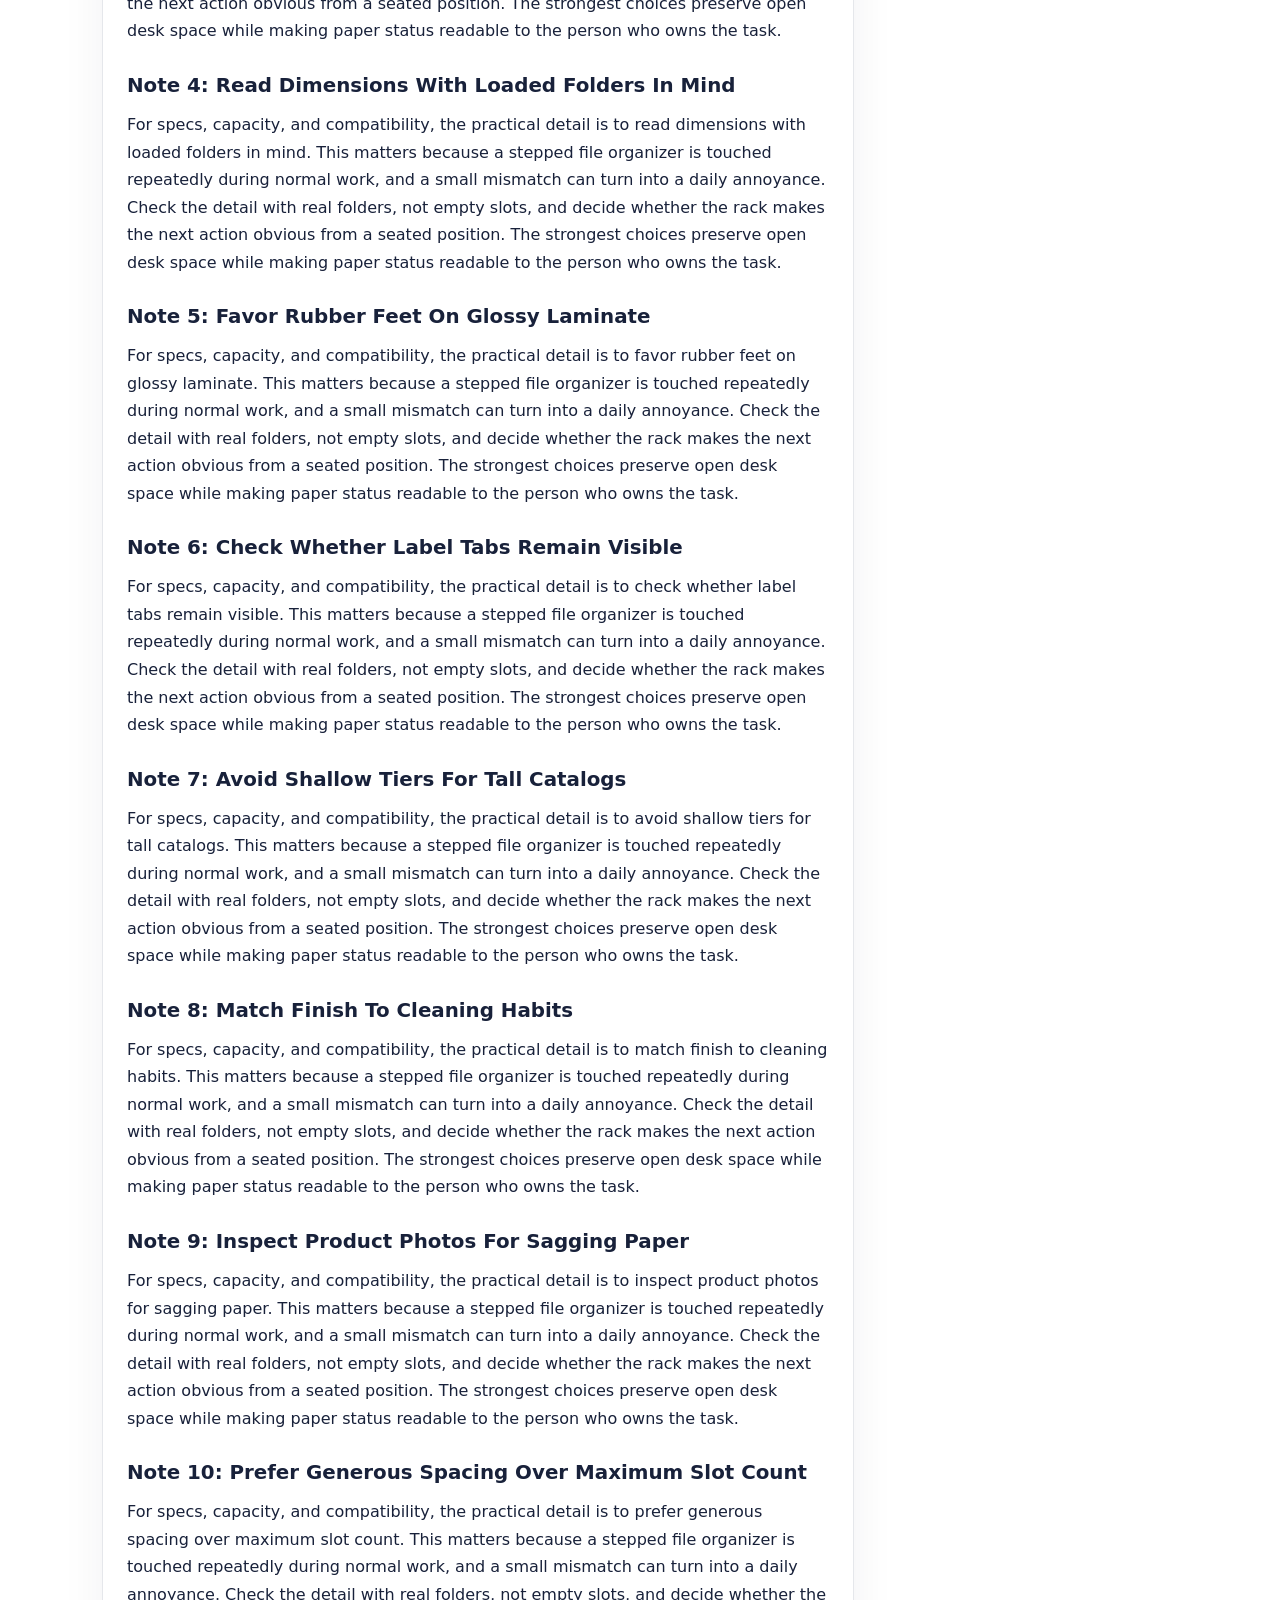
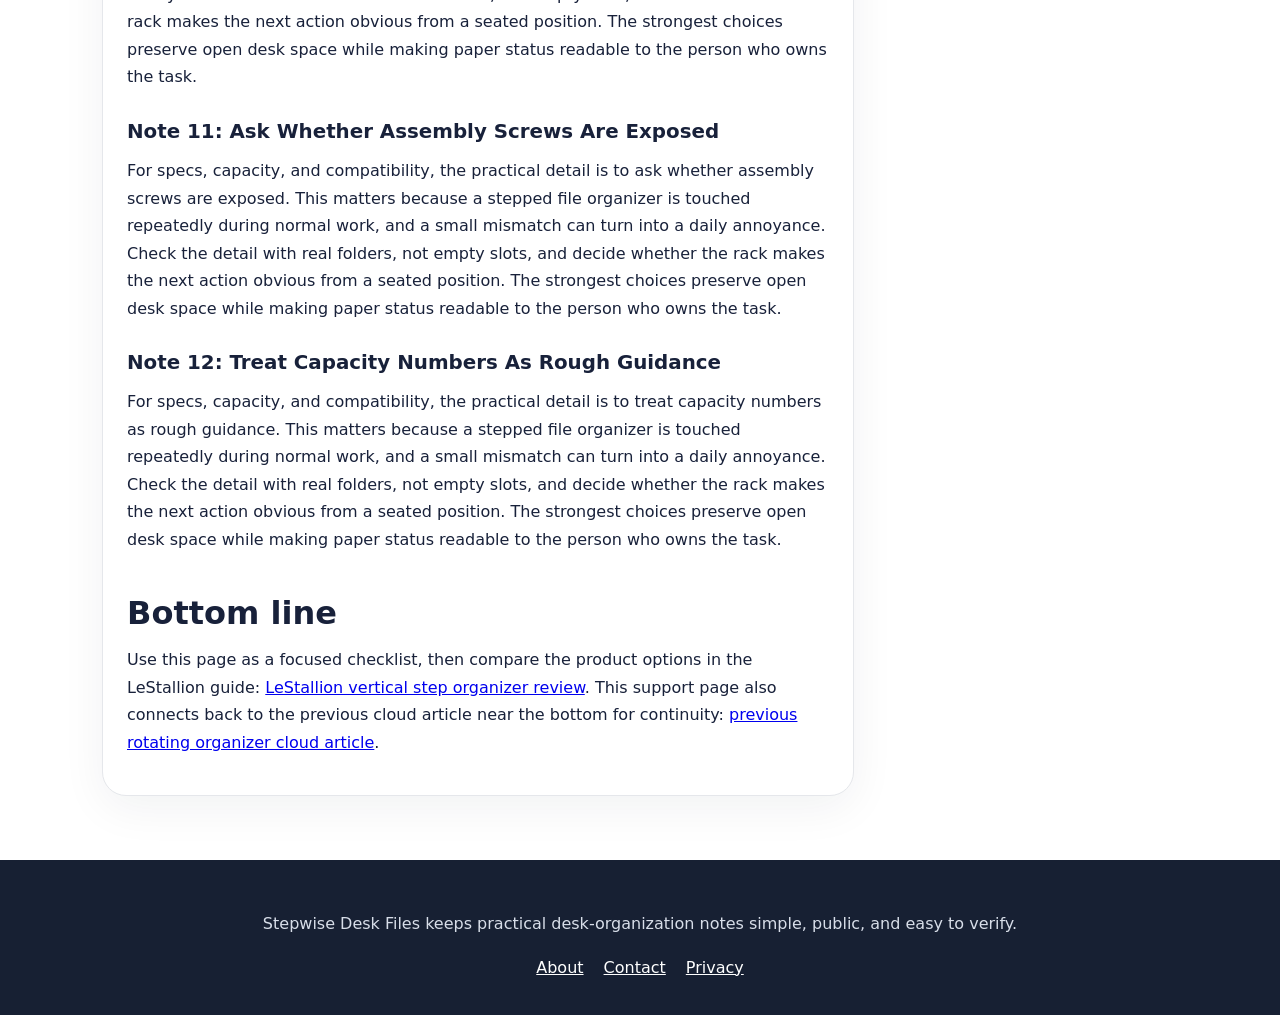
<file: public/specs-compatibility.html>
<!doctype html><html lang='en'><head><meta charset='utf-8'><meta name='viewport' content='width=device-width,initial-scale=1'><title>Specs, Capacity, and Compatibility | Stepwise Desk Files</title><meta name='description' content='What to check in dividers, materials, slot count, folder formats, labels, and accessory compatibility.'><link rel='canonical' href='https://ls-file-organizers-step-603.onrender.com/specs-compatibility.html'><link rel='stylesheet' href='assets/style.css'><script type='application/ld+json'>{"@context": "https://schema.org", "@type": "Article", "headline": "Specs, Capacity, and Compatibility", "url": "https://ls-file-organizers-step-603.onrender.com/specs-compatibility.html", "description": "What to check in dividers, materials, slot count, folder formats, labels, and accessory compatibility."}</script></head><body><header class='top'><div class='bar'><a class='brand' href='index.html'>Stepwise Desk Files</a><nav class='nav'><details><summary>Article pages</summary><div class='menu'><a href='index.html'>Ranked Guide</a><a href='fit-sizing-clearance.html'>Fit, Sizing, and Clearance</a><a href='workflow-layout-handoff.html'>Workflow Layout and Handoff</a><a href='specs-compatibility.html'>Specs, Capacity, and Compatibility</a><a href='maintenance-durability-care.html'>Maintenance, Durability, and Care</a><a href='checklist-red-flags.html'>Checklist and Red Flags</a><a href='scenario-small-office.html'>Small Office Use Case</a></div></details></nav></div></header><section class='hero'><img class='hero-img' src='assets/stepped-paper-sorting-desk.webp' alt='Vertical desktop file organizer step design on a tidy work desk'><span class='kicker'>Render editorial cluster · row 603</span><h1>Specs, Capacity, and Compatibility</h1><p class='deck'>What to check in dividers, materials, slot count, folder formats, labels, and accessory compatibility.</p></section><main class='wrap'><article class='card'><p>This support note focuses on specs, capacity, and compatibility for vertical desktop file organizers with step design. After the first section, the main LeStallion review is linked for product-level comparison: <a href='https://lestallion.com/blogs/product-reviews/best-vertical-desktop-file-organizers-with-step-design'>LeStallion vertical step organizer review</a>.</p><h2 id='materials-and-frame-stiffness'>Materials and frame stiffness</h2><p>Material choice changes how the organizer behaves under load. Mesh is breathable and light but can flex; steel rod frames feel open but may leave narrow papers unsupported; acrylic looks clean but shows dust; bamboo and wood feel warmer but need better edge finishing.</p><h3>Field cue</h3><p>For this angle, write one short note on a sticky tab before buying: what slot will change, who will touch it, and what paper should leave the desk first. That cue keeps the organizer tied to behavior, not just appearance.</p><h3>Decision signal</h3><p>A good result is visible within a few days: fewer mystery piles, faster document pickup, and less hesitation about where an active folder belongs. If the rack cannot create that signal, choose a different size or workflow before adding more slots.</p><h2 id='slot-count-versus-paper-volume'>Slot count versus paper volume</h2><img class='mid-img' src='assets/stepped-paper-sorting-desk.webp' alt='Step style paper organizer with folders arranged by priority'><p>Slot count should match active categories, not ambition. Seven slots may sound better than four, but too many narrow gaps can make thick folders jam. A smaller number of generous tiers often feels faster for people who handle envelopes, manuals, forms, and notebooks together.</p><h3>Field cue</h3><p>For this angle, write one short note on a sticky tab before buying: what slot will change, who will touch it, and what paper should leave the desk first. That cue keeps the organizer tied to behavior, not just appearance.</p><h3>Decision signal</h3><p>A good result is visible within a few days: fewer mystery piles, faster document pickup, and less hesitation about where an active folder belongs. If the rack cannot create that signal, choose a different size or workflow before adding more slots.</p><h2 id='folder-and-notebook-compatibility'>Folder and notebook compatibility</h2><p>Compatibility includes labels. If the organizer hides file tabs, the user will start pulling folders to identify them, which defeats the visible-step purpose. Check whether tabs face forward, upward, or sideways from the seated position.</p><h3>Field cue</h3><p>For this angle, write one short note on a sticky tab before buying: what slot will change, who will touch it, and what paper should leave the desk first. That cue keeps the organizer tied to behavior, not just appearance.</p><h3>Decision signal</h3><p>A good result is visible within a few days: fewer mystery piles, faster document pickup, and less hesitation about where an active folder belongs. If the rack cannot create that signal, choose a different size or workflow before adding more slots.</p><h2 id='label-rails-and-visibility'>Label rails and visibility</h2><p>Feet and base weight are quiet specifications with big consequences. Rubber pads protect the desktop and stop the rack from sliding when the rear tier is pulled. A light organizer may need a backstop if it sits on a polished surface.</p><h3>Field cue</h3><p>For this angle, write one short note on a sticky tab before buying: what slot will change, who will touch it, and what paper should leave the desk first. That cue keeps the organizer tied to behavior, not just appearance.</p><h3>Decision signal</h3><p>A good result is visible within a few days: fewer mystery piles, faster document pickup, and less hesitation about where an active folder belongs. If the rack cannot create that signal, choose a different size or workflow before adding more slots.</p><h2 id='non-slip-feet-and-surface-protection'>Non-slip feet and surface protection</h2><p>Look for dimensions written in real units, clear product photos with filled folders, and return terms that do not punish assembly surprises. Specifications are useful only when they describe the loaded organizer, not just the empty frame.</p><h3>Field cue</h3><p>For this angle, write one short note on a sticky tab before buying: what slot will change, who will touch it, and what paper should leave the desk first. That cue keeps the organizer tied to behavior, not just appearance.</p><h3>Decision signal</h3><p>A good result is visible within a few days: fewer mystery piles, faster document pickup, and less hesitation about where an active folder belongs. If the rack cannot create that signal, choose a different size or workflow before adding more slots.</p><h2 id='extended-field-notes-for-this-role'>Extended field notes for this role</h2><h3>Note 1: Bend A Divider Gently In Your Imagination</h3><p>For specs, capacity, and compatibility, the practical detail is to bend a divider gently in your imagination. This matters because a stepped file organizer is touched repeatedly during normal work, and a small mismatch can turn into a daily annoyance. Check the detail with real folders, not empty slots, and decide whether the rack makes the next action obvious from a seated position. The strongest choices preserve open desk space while making paper status readable to the person who owns the task.</p><h3>Note 2: Look For Welded Corners Rather Than Vague Durability Claims</h3><p>For specs, capacity, and compatibility, the practical detail is to look for welded corners rather than vague durability claims. This matters because a stepped file organizer is touched repeatedly during normal work, and a small mismatch can turn into a daily annoyance. Check the detail with real folders, not empty slots, and decide whether the rack makes the next action obvious from a seated position. The strongest choices preserve open desk space while making paper status readable to the person who owns the task.</p><h3>Note 3: Compare Slot Width Against Plastic Sleeves</h3><p>For specs, capacity, and compatibility, the practical detail is to compare slot width against plastic sleeves. This matters because a stepped file organizer is touched repeatedly during normal work, and a small mismatch can turn into a daily annoyance. Check the detail with real folders, not empty slots, and decide whether the rack makes the next action obvious from a seated position. The strongest choices preserve open desk space while making paper status readable to the person who owns the task.</p><h3>Note 4: Read Dimensions With Loaded Folders In Mind</h3><p>For specs, capacity, and compatibility, the practical detail is to read dimensions with loaded folders in mind. This matters because a stepped file organizer is touched repeatedly during normal work, and a small mismatch can turn into a daily annoyance. Check the detail with real folders, not empty slots, and decide whether the rack makes the next action obvious from a seated position. The strongest choices preserve open desk space while making paper status readable to the person who owns the task.</p><h3>Note 5: Favor Rubber Feet On Glossy Laminate</h3><p>For specs, capacity, and compatibility, the practical detail is to favor rubber feet on glossy laminate. This matters because a stepped file organizer is touched repeatedly during normal work, and a small mismatch can turn into a daily annoyance. Check the detail with real folders, not empty slots, and decide whether the rack makes the next action obvious from a seated position. The strongest choices preserve open desk space while making paper status readable to the person who owns the task.</p><h3>Note 6: Check Whether Label Tabs Remain Visible</h3><p>For specs, capacity, and compatibility, the practical detail is to check whether label tabs remain visible. This matters because a stepped file organizer is touched repeatedly during normal work, and a small mismatch can turn into a daily annoyance. Check the detail with real folders, not empty slots, and decide whether the rack makes the next action obvious from a seated position. The strongest choices preserve open desk space while making paper status readable to the person who owns the task.</p><h3>Note 7: Avoid Shallow Tiers For Tall Catalogs</h3><p>For specs, capacity, and compatibility, the practical detail is to avoid shallow tiers for tall catalogs. This matters because a stepped file organizer is touched repeatedly during normal work, and a small mismatch can turn into a daily annoyance. Check the detail with real folders, not empty slots, and decide whether the rack makes the next action obvious from a seated position. The strongest choices preserve open desk space while making paper status readable to the person who owns the task.</p><h3>Note 8: Match Finish To Cleaning Habits</h3><p>For specs, capacity, and compatibility, the practical detail is to match finish to cleaning habits. This matters because a stepped file organizer is touched repeatedly during normal work, and a small mismatch can turn into a daily annoyance. Check the detail with real folders, not empty slots, and decide whether the rack makes the next action obvious from a seated position. The strongest choices preserve open desk space while making paper status readable to the person who owns the task.</p><h3>Note 9: Inspect Product Photos For Sagging Paper</h3><p>For specs, capacity, and compatibility, the practical detail is to inspect product photos for sagging paper. This matters because a stepped file organizer is touched repeatedly during normal work, and a small mismatch can turn into a daily annoyance. Check the detail with real folders, not empty slots, and decide whether the rack makes the next action obvious from a seated position. The strongest choices preserve open desk space while making paper status readable to the person who owns the task.</p><h3>Note 10: Prefer Generous Spacing Over Maximum Slot Count</h3><p>For specs, capacity, and compatibility, the practical detail is to prefer generous spacing over maximum slot count. This matters because a stepped file organizer is touched repeatedly during normal work, and a small mismatch can turn into a daily annoyance. Check the detail with real folders, not empty slots, and decide whether the rack makes the next action obvious from a seated position. The strongest choices preserve open desk space while making paper status readable to the person who owns the task.</p><h3>Note 11: Ask Whether Assembly Screws Are Exposed</h3><p>For specs, capacity, and compatibility, the practical detail is to ask whether assembly screws are exposed. This matters because a stepped file organizer is touched repeatedly during normal work, and a small mismatch can turn into a daily annoyance. Check the detail with real folders, not empty slots, and decide whether the rack makes the next action obvious from a seated position. The strongest choices preserve open desk space while making paper status readable to the person who owns the task.</p><h3>Note 12: Treat Capacity Numbers As Rough Guidance</h3><p>For specs, capacity, and compatibility, the practical detail is to treat capacity numbers as rough guidance. This matters because a stepped file organizer is touched repeatedly during normal work, and a small mismatch can turn into a daily annoyance. Check the detail with real folders, not empty slots, and decide whether the rack makes the next action obvious from a seated position. The strongest choices preserve open desk space while making paper status readable to the person who owns the task.</p><h2 id='bottom-line'>Bottom line</h2><p>Use this page as a focused checklist, then compare the product options in the LeStallion guide: <a href='https://lestallion.com/blogs/product-reviews/best-vertical-desktop-file-organizers-with-step-design'>LeStallion vertical step organizer review</a>. This support page also connects back to the previous cloud article near the bottom for continuity: <a href='https://ls-rotating-organizers-602.surge.sh/index.html'>previous rotating organizer cloud article</a>.</p></article><aside><div class='toc'><strong>Contents</strong><a href='#materials-and-frame-stiffness'>Materials and frame stiffness</a><a href='#slot-count-versus-paper-volume'>Slot count versus paper volume</a><a href='#folder-and-notebook-compatibility'>Folder and notebook compatibility</a><a href='#label-rails-and-visibility'>Label rails and visibility</a><a href='#non-slip-feet-and-surface-protection'>Non-slip feet and surface protection</a><a href='#extended-field-notes-for-this-role'>Extended field notes for this role</a><a href='#bottom-line'>Bottom line</a></div></aside></main><footer><p>Stepwise Desk Files keeps practical desk-organization notes simple, public, and easy to verify.</p><a href='about.html'>About</a><a href='contact.html'>Contact</a><a href='privacy.html'>Privacy</a></footer></body></html>
</file>
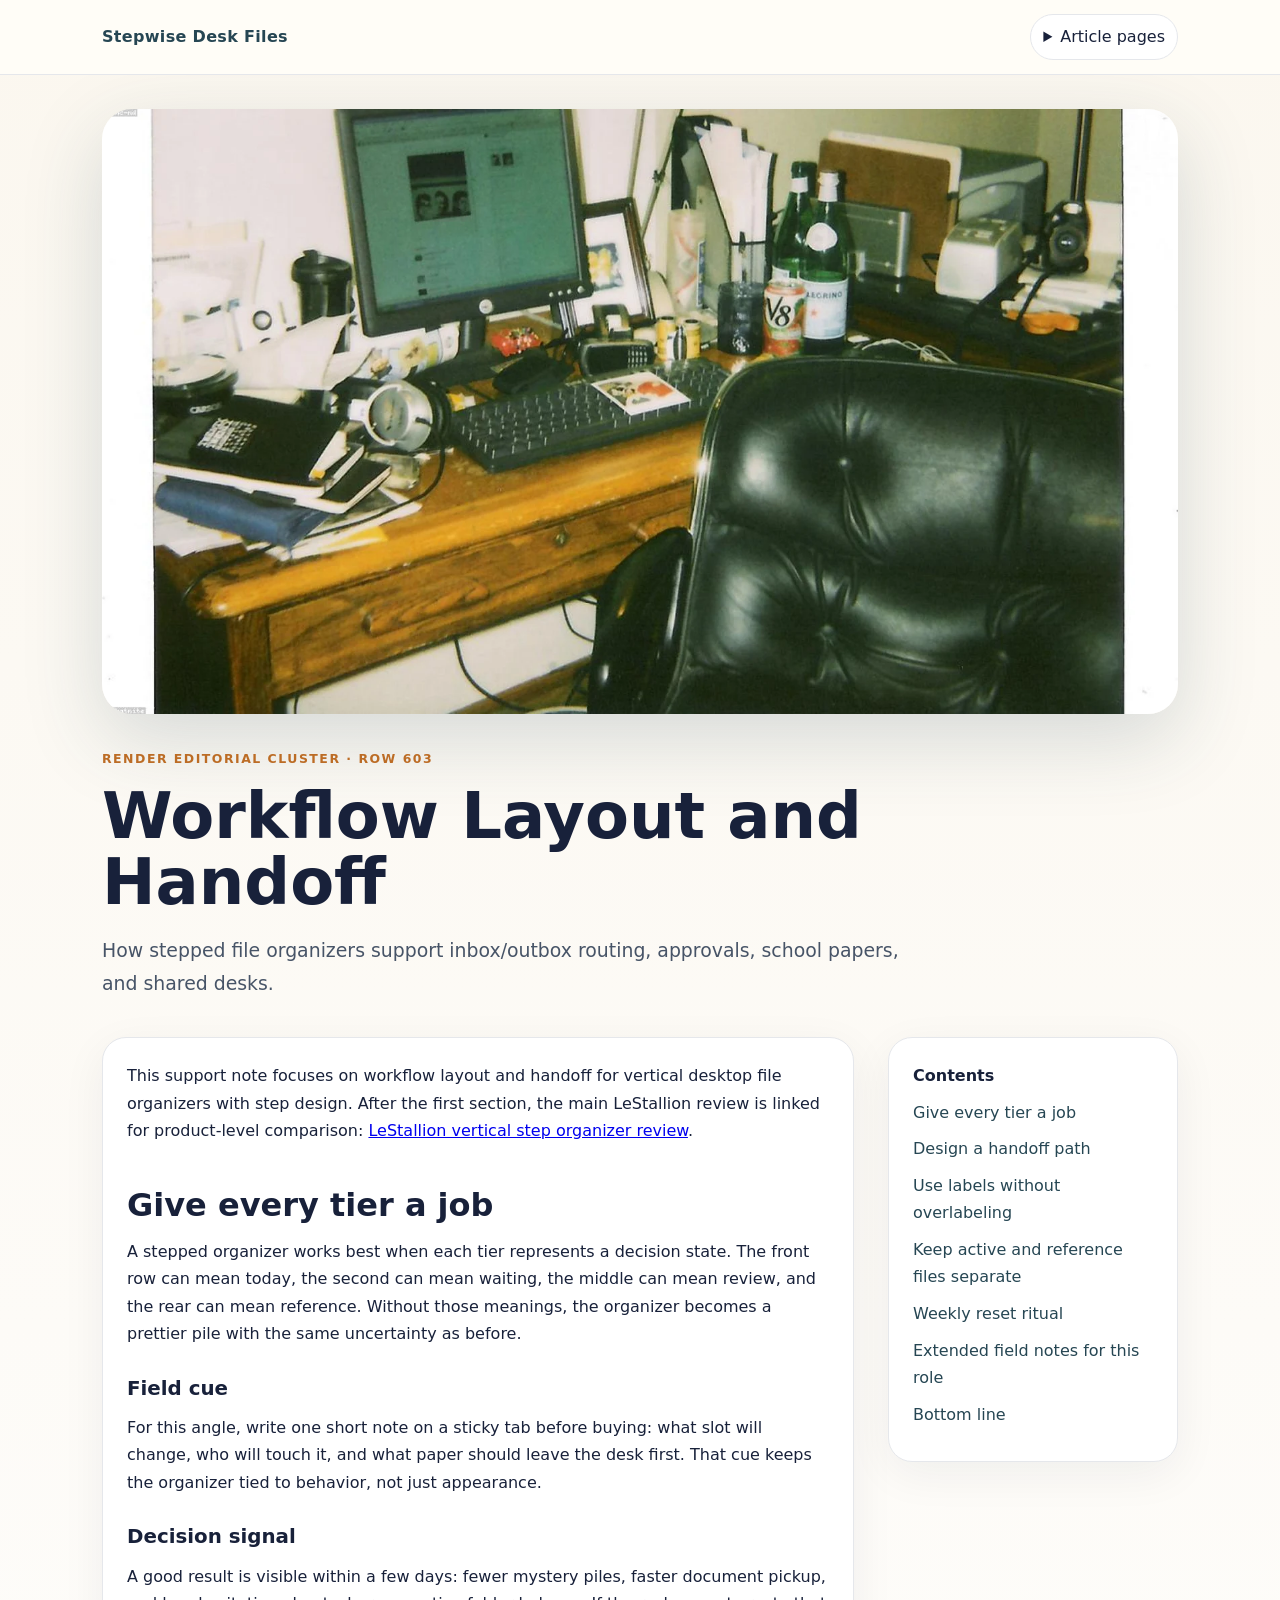
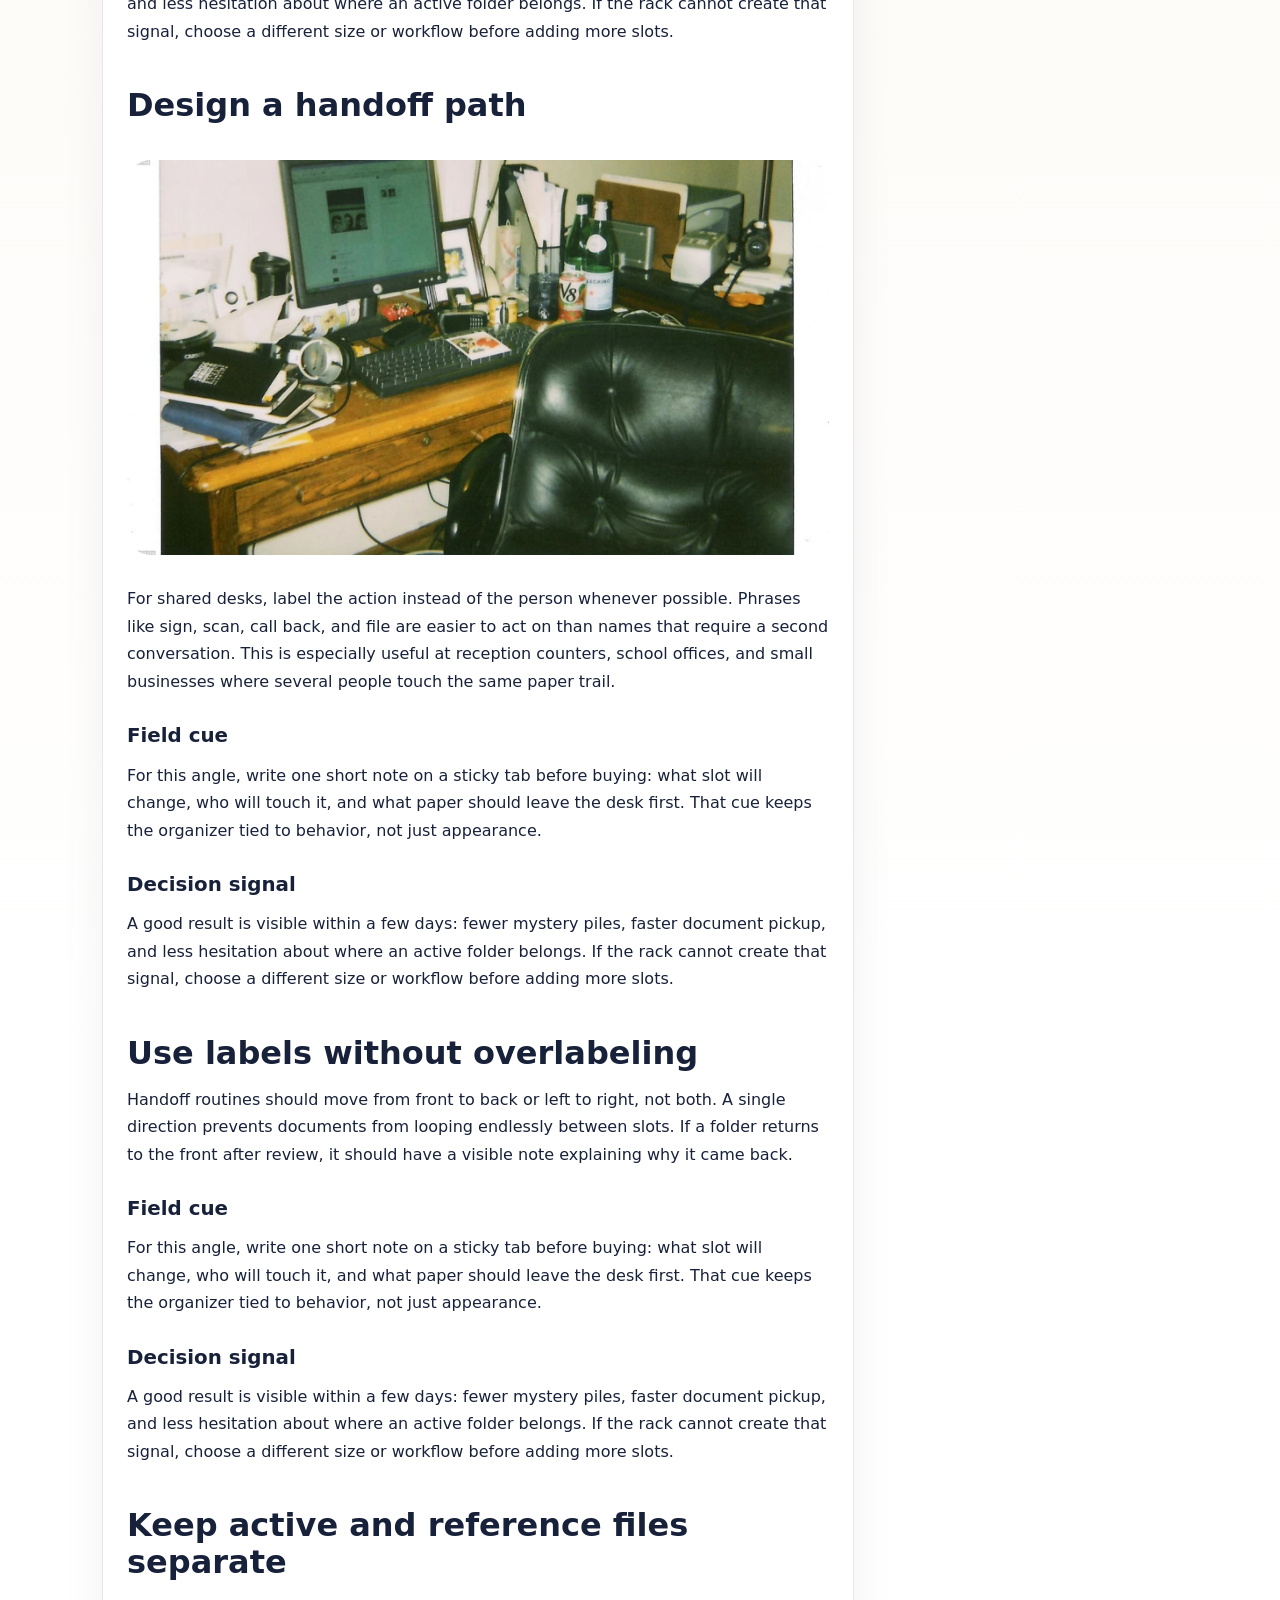
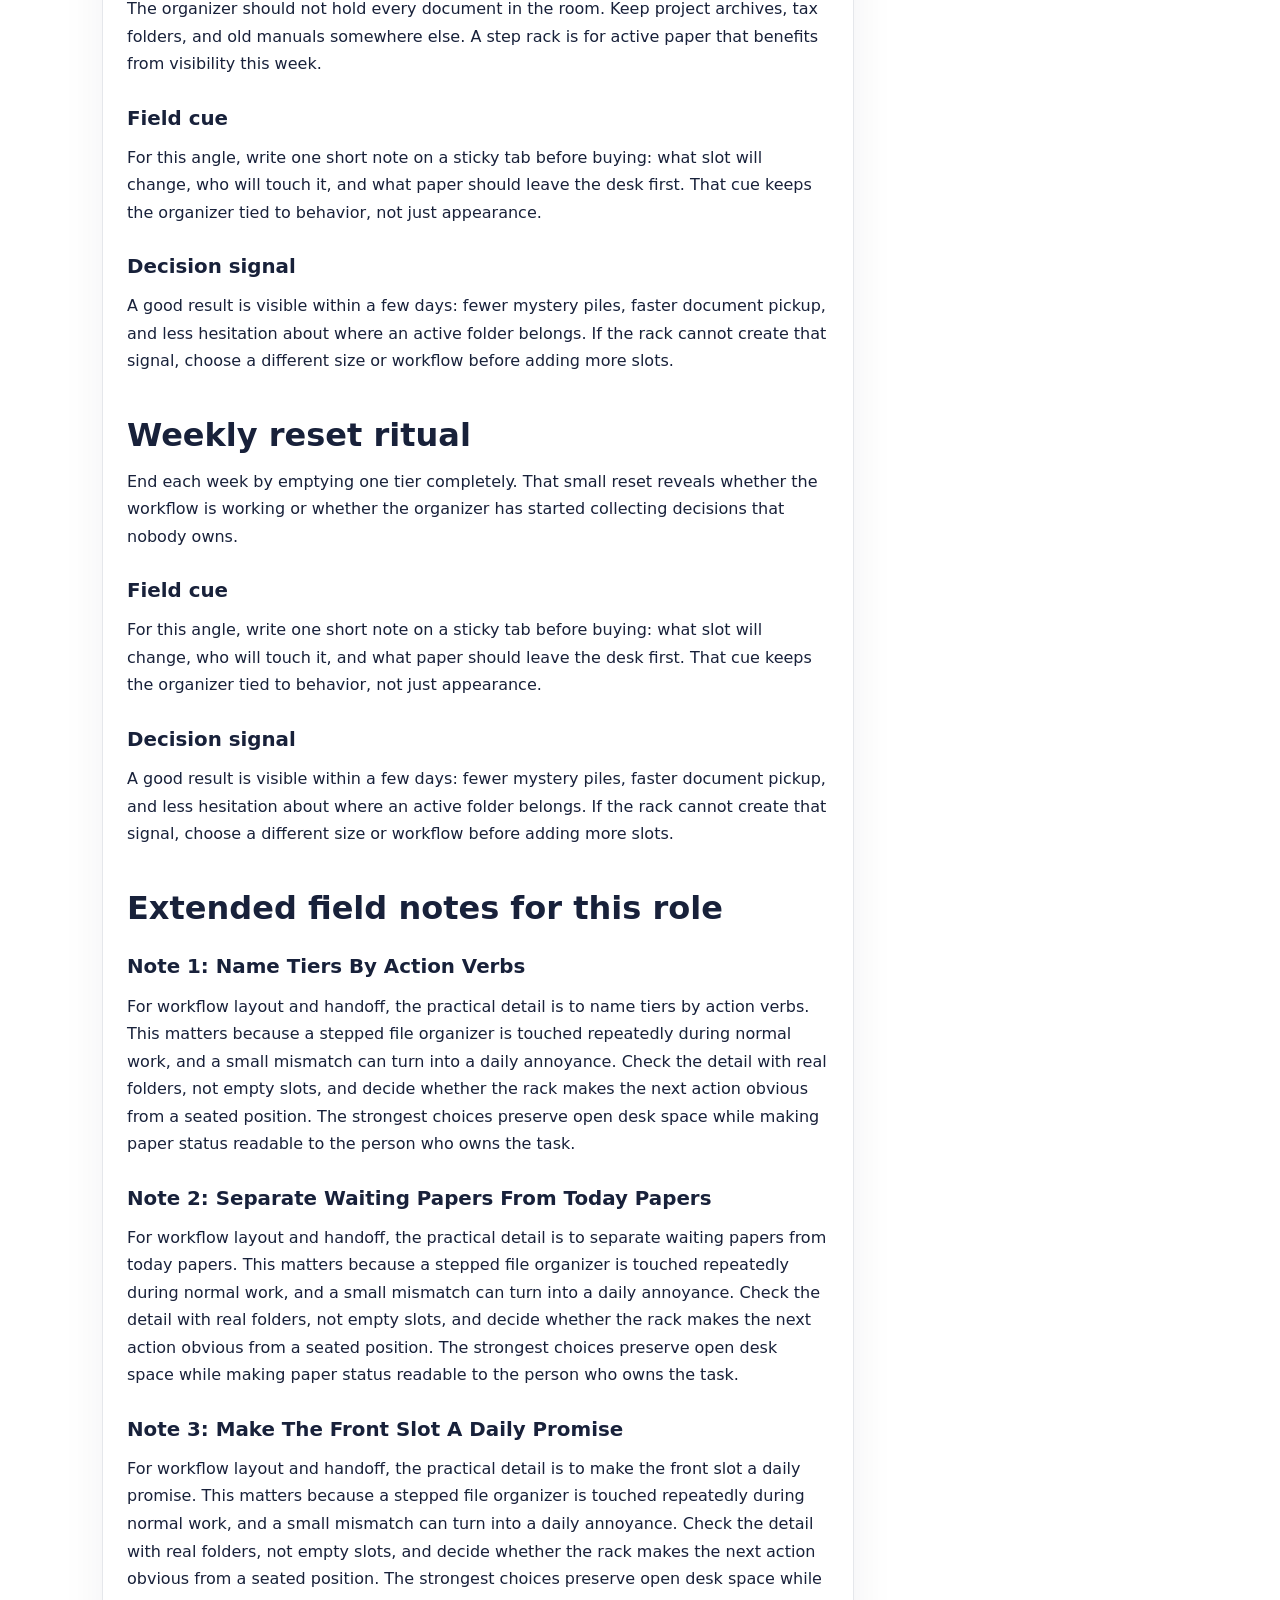
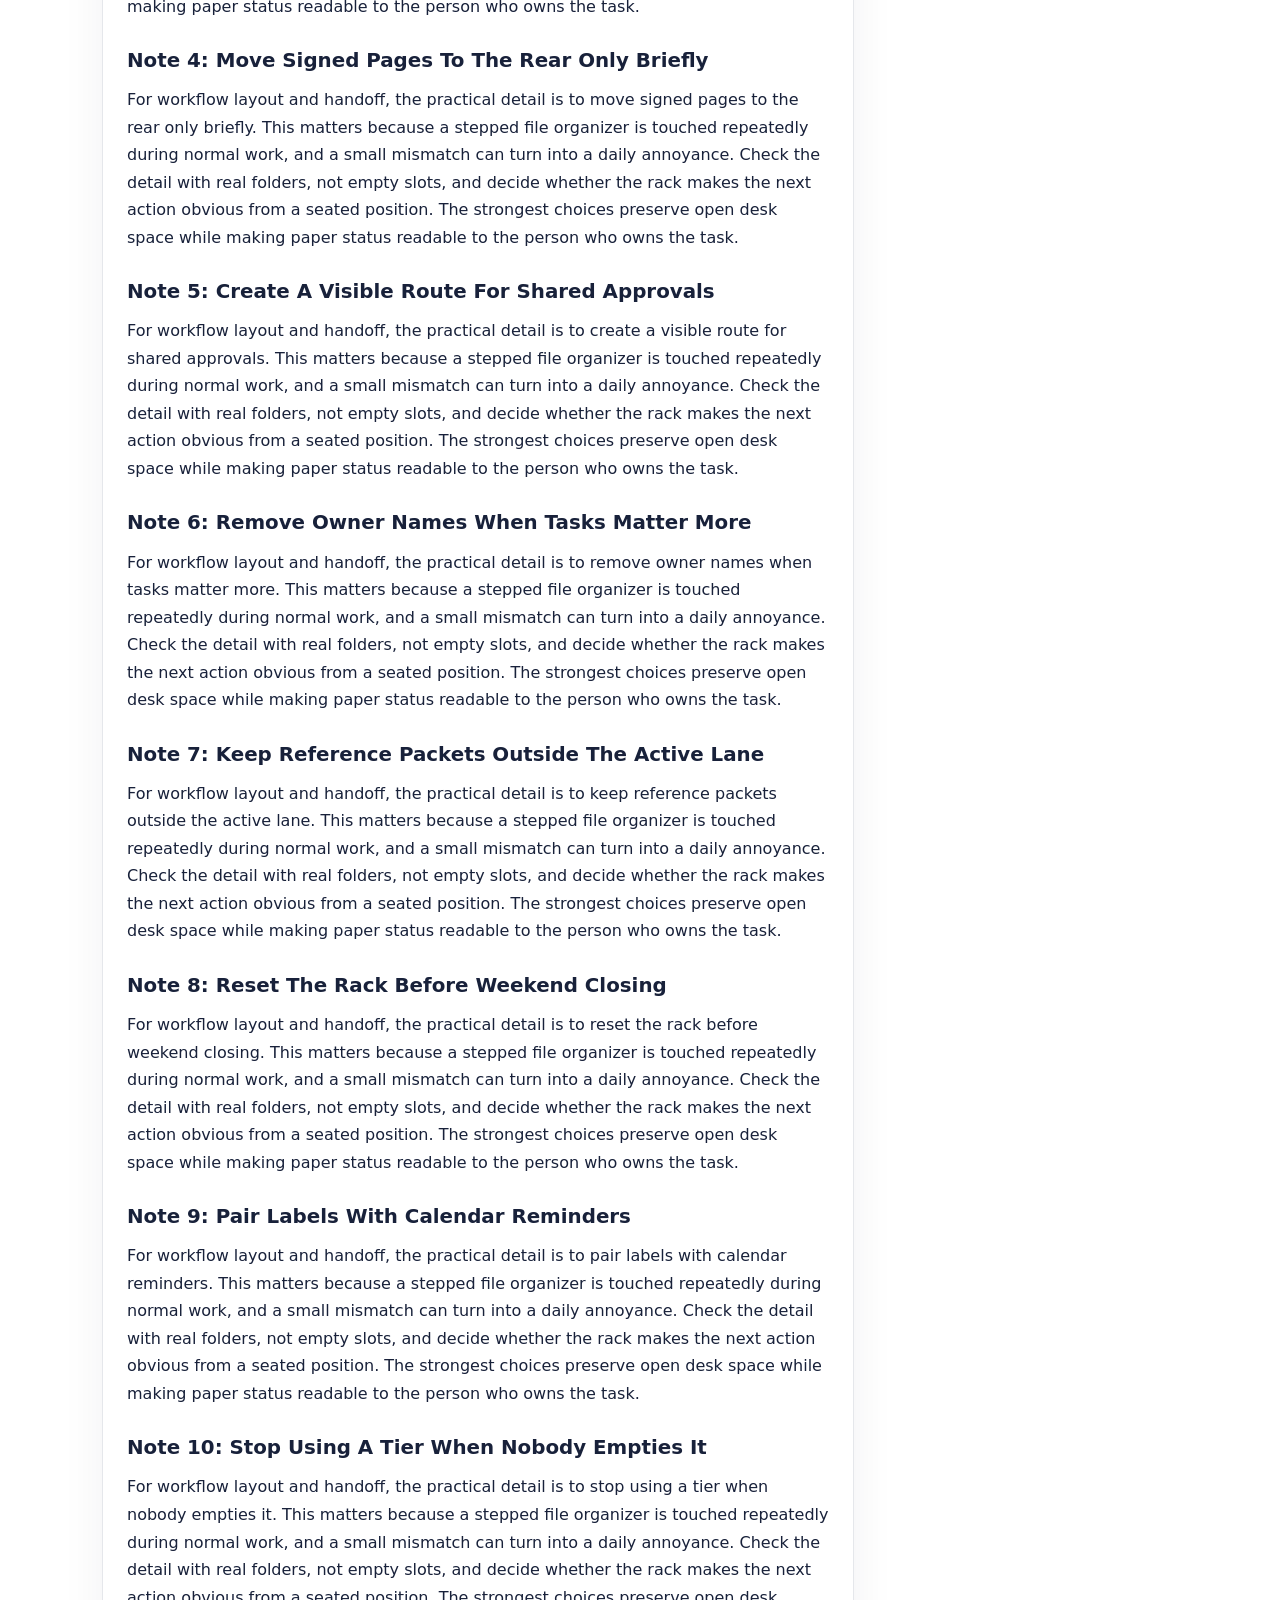
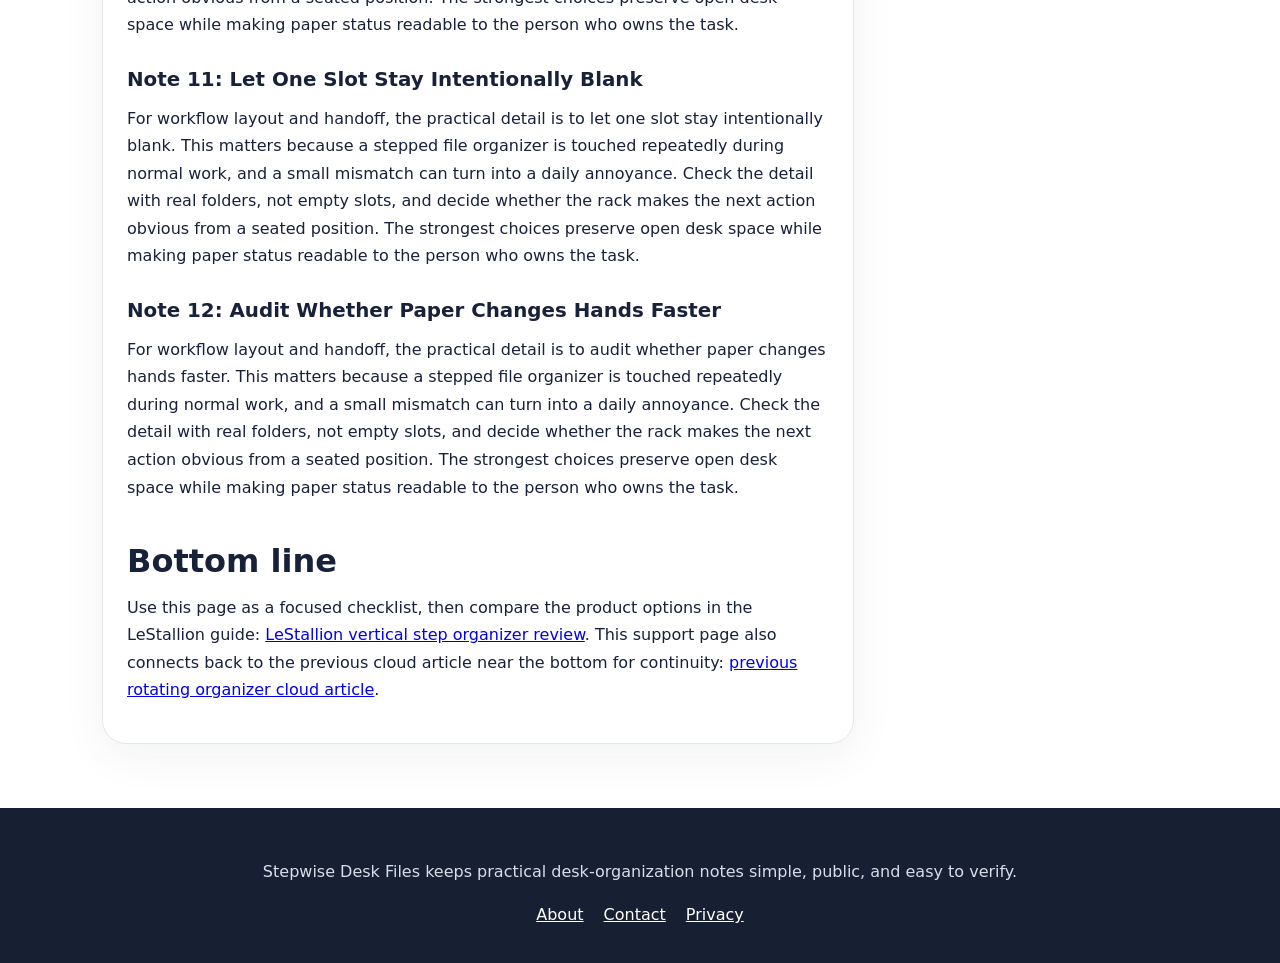
<file: public/workflow-layout-handoff.html>
<!doctype html><html lang='en'><head><meta charset='utf-8'><meta name='viewport' content='width=device-width,initial-scale=1'><title>Workflow Layout and Handoff | Stepwise Desk Files</title><meta name='description' content='How stepped file organizers support inbox/outbox routing, approvals, school papers, and shared desks.'><link rel='canonical' href='https://ls-file-organizers-step-603.onrender.com/workflow-layout-handoff.html'><link rel='stylesheet' href='assets/style.css'><script type='application/ld+json'>{"@context": "https://schema.org", "@type": "Article", "headline": "Workflow Layout and Handoff", "url": "https://ls-file-organizers-step-603.onrender.com/workflow-layout-handoff.html", "description": "How stepped file organizers support inbox/outbox routing, approvals, school papers, and shared desks."}</script></head><body><header class='top'><div class='bar'><a class='brand' href='index.html'>Stepwise Desk Files</a><nav class='nav'><details><summary>Article pages</summary><div class='menu'><a href='index.html'>Ranked Guide</a><a href='fit-sizing-clearance.html'>Fit, Sizing, and Clearance</a><a href='workflow-layout-handoff.html'>Workflow Layout and Handoff</a><a href='specs-compatibility.html'>Specs, Capacity, and Compatibility</a><a href='maintenance-durability-care.html'>Maintenance, Durability, and Care</a><a href='checklist-red-flags.html'>Checklist and Red Flags</a><a href='scenario-small-office.html'>Small Office Use Case</a></div></details></nav></div></header><section class='hero'><img class='hero-img' src='assets/stepped-paper-sorting-desk.webp' alt='Vertical desktop file organizer step design on a tidy work desk'><span class='kicker'>Render editorial cluster · row 603</span><h1>Workflow Layout and Handoff</h1><p class='deck'>How stepped file organizers support inbox/outbox routing, approvals, school papers, and shared desks.</p></section><main class='wrap'><article class='card'><p>This support note focuses on workflow layout and handoff for vertical desktop file organizers with step design. After the first section, the main LeStallion review is linked for product-level comparison: <a href='https://lestallion.com/blogs/product-reviews/best-vertical-desktop-file-organizers-with-step-design'>LeStallion vertical step organizer review</a>.</p><h2 id='give-every-tier-a-job'>Give every tier a job</h2><p>A stepped organizer works best when each tier represents a decision state. The front row can mean today, the second can mean waiting, the middle can mean review, and the rear can mean reference. Without those meanings, the organizer becomes a prettier pile with the same uncertainty as before.</p><h3>Field cue</h3><p>For this angle, write one short note on a sticky tab before buying: what slot will change, who will touch it, and what paper should leave the desk first. That cue keeps the organizer tied to behavior, not just appearance.</p><h3>Decision signal</h3><p>A good result is visible within a few days: fewer mystery piles, faster document pickup, and less hesitation about where an active folder belongs. If the rack cannot create that signal, choose a different size or workflow before adding more slots.</p><h2 id='design-a-handoff-path'>Design a handoff path</h2><img class='mid-img' src='assets/stepped-paper-sorting-desk.webp' alt='Step style paper organizer with folders arranged by priority'><p>For shared desks, label the action instead of the person whenever possible. Phrases like sign, scan, call back, and file are easier to act on than names that require a second conversation. This is especially useful at reception counters, school offices, and small businesses where several people touch the same paper trail.</p><h3>Field cue</h3><p>For this angle, write one short note on a sticky tab before buying: what slot will change, who will touch it, and what paper should leave the desk first. That cue keeps the organizer tied to behavior, not just appearance.</p><h3>Decision signal</h3><p>A good result is visible within a few days: fewer mystery piles, faster document pickup, and less hesitation about where an active folder belongs. If the rack cannot create that signal, choose a different size or workflow before adding more slots.</p><h2 id='use-labels-without-overlabeling'>Use labels without overlabeling</h2><p>Handoff routines should move from front to back or left to right, not both. A single direction prevents documents from looping endlessly between slots. If a folder returns to the front after review, it should have a visible note explaining why it came back.</p><h3>Field cue</h3><p>For this angle, write one short note on a sticky tab before buying: what slot will change, who will touch it, and what paper should leave the desk first. That cue keeps the organizer tied to behavior, not just appearance.</p><h3>Decision signal</h3><p>A good result is visible within a few days: fewer mystery piles, faster document pickup, and less hesitation about where an active folder belongs. If the rack cannot create that signal, choose a different size or workflow before adding more slots.</p><h2 id='keep-active-and-reference-files-separate'>Keep active and reference files separate</h2><p>The organizer should not hold every document in the room. Keep project archives, tax folders, and old manuals somewhere else. A step rack is for active paper that benefits from visibility this week.</p><h3>Field cue</h3><p>For this angle, write one short note on a sticky tab before buying: what slot will change, who will touch it, and what paper should leave the desk first. That cue keeps the organizer tied to behavior, not just appearance.</p><h3>Decision signal</h3><p>A good result is visible within a few days: fewer mystery piles, faster document pickup, and less hesitation about where an active folder belongs. If the rack cannot create that signal, choose a different size or workflow before adding more slots.</p><h2 id='weekly-reset-ritual'>Weekly reset ritual</h2><p>End each week by emptying one tier completely. That small reset reveals whether the workflow is working or whether the organizer has started collecting decisions that nobody owns.</p><h3>Field cue</h3><p>For this angle, write one short note on a sticky tab before buying: what slot will change, who will touch it, and what paper should leave the desk first. That cue keeps the organizer tied to behavior, not just appearance.</p><h3>Decision signal</h3><p>A good result is visible within a few days: fewer mystery piles, faster document pickup, and less hesitation about where an active folder belongs. If the rack cannot create that signal, choose a different size or workflow before adding more slots.</p><h2 id='extended-field-notes-for-this-role'>Extended field notes for this role</h2><h3>Note 1: Name Tiers By Action Verbs</h3><p>For workflow layout and handoff, the practical detail is to name tiers by action verbs. This matters because a stepped file organizer is touched repeatedly during normal work, and a small mismatch can turn into a daily annoyance. Check the detail with real folders, not empty slots, and decide whether the rack makes the next action obvious from a seated position. The strongest choices preserve open desk space while making paper status readable to the person who owns the task.</p><h3>Note 2: Separate Waiting Papers From Today Papers</h3><p>For workflow layout and handoff, the practical detail is to separate waiting papers from today papers. This matters because a stepped file organizer is touched repeatedly during normal work, and a small mismatch can turn into a daily annoyance. Check the detail with real folders, not empty slots, and decide whether the rack makes the next action obvious from a seated position. The strongest choices preserve open desk space while making paper status readable to the person who owns the task.</p><h3>Note 3: Make The Front Slot A Daily Promise</h3><p>For workflow layout and handoff, the practical detail is to make the front slot a daily promise. This matters because a stepped file organizer is touched repeatedly during normal work, and a small mismatch can turn into a daily annoyance. Check the detail with real folders, not empty slots, and decide whether the rack makes the next action obvious from a seated position. The strongest choices preserve open desk space while making paper status readable to the person who owns the task.</p><h3>Note 4: Move Signed Pages To The Rear Only Briefly</h3><p>For workflow layout and handoff, the practical detail is to move signed pages to the rear only briefly. This matters because a stepped file organizer is touched repeatedly during normal work, and a small mismatch can turn into a daily annoyance. Check the detail with real folders, not empty slots, and decide whether the rack makes the next action obvious from a seated position. The strongest choices preserve open desk space while making paper status readable to the person who owns the task.</p><h3>Note 5: Create A Visible Route For Shared Approvals</h3><p>For workflow layout and handoff, the practical detail is to create a visible route for shared approvals. This matters because a stepped file organizer is touched repeatedly during normal work, and a small mismatch can turn into a daily annoyance. Check the detail with real folders, not empty slots, and decide whether the rack makes the next action obvious from a seated position. The strongest choices preserve open desk space while making paper status readable to the person who owns the task.</p><h3>Note 6: Remove Owner Names When Tasks Matter More</h3><p>For workflow layout and handoff, the practical detail is to remove owner names when tasks matter more. This matters because a stepped file organizer is touched repeatedly during normal work, and a small mismatch can turn into a daily annoyance. Check the detail with real folders, not empty slots, and decide whether the rack makes the next action obvious from a seated position. The strongest choices preserve open desk space while making paper status readable to the person who owns the task.</p><h3>Note 7: Keep Reference Packets Outside The Active Lane</h3><p>For workflow layout and handoff, the practical detail is to keep reference packets outside the active lane. This matters because a stepped file organizer is touched repeatedly during normal work, and a small mismatch can turn into a daily annoyance. Check the detail with real folders, not empty slots, and decide whether the rack makes the next action obvious from a seated position. The strongest choices preserve open desk space while making paper status readable to the person who owns the task.</p><h3>Note 8: Reset The Rack Before Weekend Closing</h3><p>For workflow layout and handoff, the practical detail is to reset the rack before weekend closing. This matters because a stepped file organizer is touched repeatedly during normal work, and a small mismatch can turn into a daily annoyance. Check the detail with real folders, not empty slots, and decide whether the rack makes the next action obvious from a seated position. The strongest choices preserve open desk space while making paper status readable to the person who owns the task.</p><h3>Note 9: Pair Labels With Calendar Reminders</h3><p>For workflow layout and handoff, the practical detail is to pair labels with calendar reminders. This matters because a stepped file organizer is touched repeatedly during normal work, and a small mismatch can turn into a daily annoyance. Check the detail with real folders, not empty slots, and decide whether the rack makes the next action obvious from a seated position. The strongest choices preserve open desk space while making paper status readable to the person who owns the task.</p><h3>Note 10: Stop Using A Tier When Nobody Empties It</h3><p>For workflow layout and handoff, the practical detail is to stop using a tier when nobody empties it. This matters because a stepped file organizer is touched repeatedly during normal work, and a small mismatch can turn into a daily annoyance. Check the detail with real folders, not empty slots, and decide whether the rack makes the next action obvious from a seated position. The strongest choices preserve open desk space while making paper status readable to the person who owns the task.</p><h3>Note 11: Let One Slot Stay Intentionally Blank</h3><p>For workflow layout and handoff, the practical detail is to let one slot stay intentionally blank. This matters because a stepped file organizer is touched repeatedly during normal work, and a small mismatch can turn into a daily annoyance. Check the detail with real folders, not empty slots, and decide whether the rack makes the next action obvious from a seated position. The strongest choices preserve open desk space while making paper status readable to the person who owns the task.</p><h3>Note 12: Audit Whether Paper Changes Hands Faster</h3><p>For workflow layout and handoff, the practical detail is to audit whether paper changes hands faster. This matters because a stepped file organizer is touched repeatedly during normal work, and a small mismatch can turn into a daily annoyance. Check the detail with real folders, not empty slots, and decide whether the rack makes the next action obvious from a seated position. The strongest choices preserve open desk space while making paper status readable to the person who owns the task.</p><h2 id='bottom-line'>Bottom line</h2><p>Use this page as a focused checklist, then compare the product options in the LeStallion guide: <a href='https://lestallion.com/blogs/product-reviews/best-vertical-desktop-file-organizers-with-step-design'>LeStallion vertical step organizer review</a>. This support page also connects back to the previous cloud article near the bottom for continuity: <a href='https://ls-rotating-organizers-602.surge.sh/index.html'>previous rotating organizer cloud article</a>.</p></article><aside><div class='toc'><strong>Contents</strong><a href='#give-every-tier-a-job'>Give every tier a job</a><a href='#design-a-handoff-path'>Design a handoff path</a><a href='#use-labels-without-overlabeling'>Use labels without overlabeling</a><a href='#keep-active-and-reference-files-separate'>Keep active and reference files separate</a><a href='#weekly-reset-ritual'>Weekly reset ritual</a><a href='#extended-field-notes-for-this-role'>Extended field notes for this role</a><a href='#bottom-line'>Bottom line</a></div></aside></main><footer><p>Stepwise Desk Files keeps practical desk-organization notes simple, public, and easy to verify.</p><a href='about.html'>About</a><a href='contact.html'>Contact</a><a href='privacy.html'>Privacy</a></footer></body></html>
</file>
<file: public/assets/style.css>
:root{--ink:#18213a;--muted:#667085;--line:#e5e7eb;--paper:#fffdf8;--soft:#f4efe5;--accent:#bc6c25;--deep:#264653;--green:#2a9d8f}*{box-sizing:border-box}body{margin:0;font-family:Inter,ui-sans-serif,system-ui,-apple-system,Segoe UI,sans-serif;background:linear-gradient(180deg,#fbf7ef,#fff 36%);color:var(--ink);line-height:1.72}.top{position:sticky;top:0;z-index:5;background:rgba(255,253,248,.92);backdrop-filter:blur(10px);border-bottom:1px solid var(--line)}.bar{max-width:1120px;margin:auto;padding:14px 22px;display:flex;justify-content:space-between;gap:18px;align-items:center}.brand{font-weight:850;text-decoration:none;color:var(--deep);letter-spacing:.02em}.nav details{position:relative}.nav summary{cursor:pointer;border:1px solid var(--line);padding:8px 12px;border-radius:999px;background:#fff}.nav .menu{position:absolute;right:0;top:42px;width:320px;background:#fff;border:1px solid var(--line);border-radius:18px;box-shadow:0 18px 60px rgba(24,33,58,.14);padding:12px}.nav a{display:block;text-decoration:none;color:var(--ink);padding:9px 10px;border-radius:10px}.nav a:hover{background:var(--soft)}.hero{max-width:1120px;margin:34px auto 22px;padding:0 22px}.hero-img{width:100%;aspect-ratio:16/9;object-fit:cover;border-radius:30px;box-shadow:0 25px 80px rgba(38,70,83,.18)}.kicker{display:inline-block;margin-top:26px;color:var(--accent);font-weight:800;text-transform:uppercase;font-size:.78rem;letter-spacing:.12em}.hero h1{font-size:clamp(2.15rem,5vw,4.7rem);line-height:1.03;margin:12px 0 16px;max-width:980px}.deck{font-size:1.18rem;max-width:820px;color:#475467}.wrap{max-width:1120px;margin:auto;padding:16px 22px 64px;display:grid;grid-template-columns:minmax(0,1fr) 290px;gap:34px}.card,.toc,.note,.cta{background:#fff;border:1px solid var(--line);border-radius:24px;padding:24px;box-shadow:0 12px 45px rgba(24,33,58,.06)}article h2{font-size:2rem;line-height:1.15;margin:42px 0 14px}article h3{font-size:1.24rem;margin:24px 0 8px}article p{margin:0 0 15px}.rank{border-left:5px solid var(--green);padding-left:18px;background:linear-gradient(90deg,#f0faf7,transparent);border-radius:10px}.toc{position:sticky;top:86px}.toc a{display:block;margin:9px 0;color:var(--deep);text-decoration:none}.mid-img{width:100%;aspect-ratio:16/9;object-fit:cover;border-radius:24px;margin:22px 0}.grid{display:grid;grid-template-columns:repeat(2,minmax(0,1fr));gap:16px}.mini{background:var(--paper);border:1px solid var(--line);border-radius:18px;padding:16px}.cta{background:linear-gradient(135deg,#264653,#2a9d8f);color:#fff}.cta a{color:#fff;font-weight:800}.prev{font-size:.95rem;color:#667085;border-top:1px solid var(--line);margin-top:34px;padding-top:18px}footer{background:#172033;color:#d8dee9;padding:34px 22px;text-align:center}footer a{color:#fff;margin:0 10px}@media(max-width:850px){.wrap{display:block}.toc{position:static;margin-top:20px}.grid{grid-template-columns:1fr}.nav .menu{right:auto;left:-180px}.hero h1{font-size:2.25rem}}
</file>
